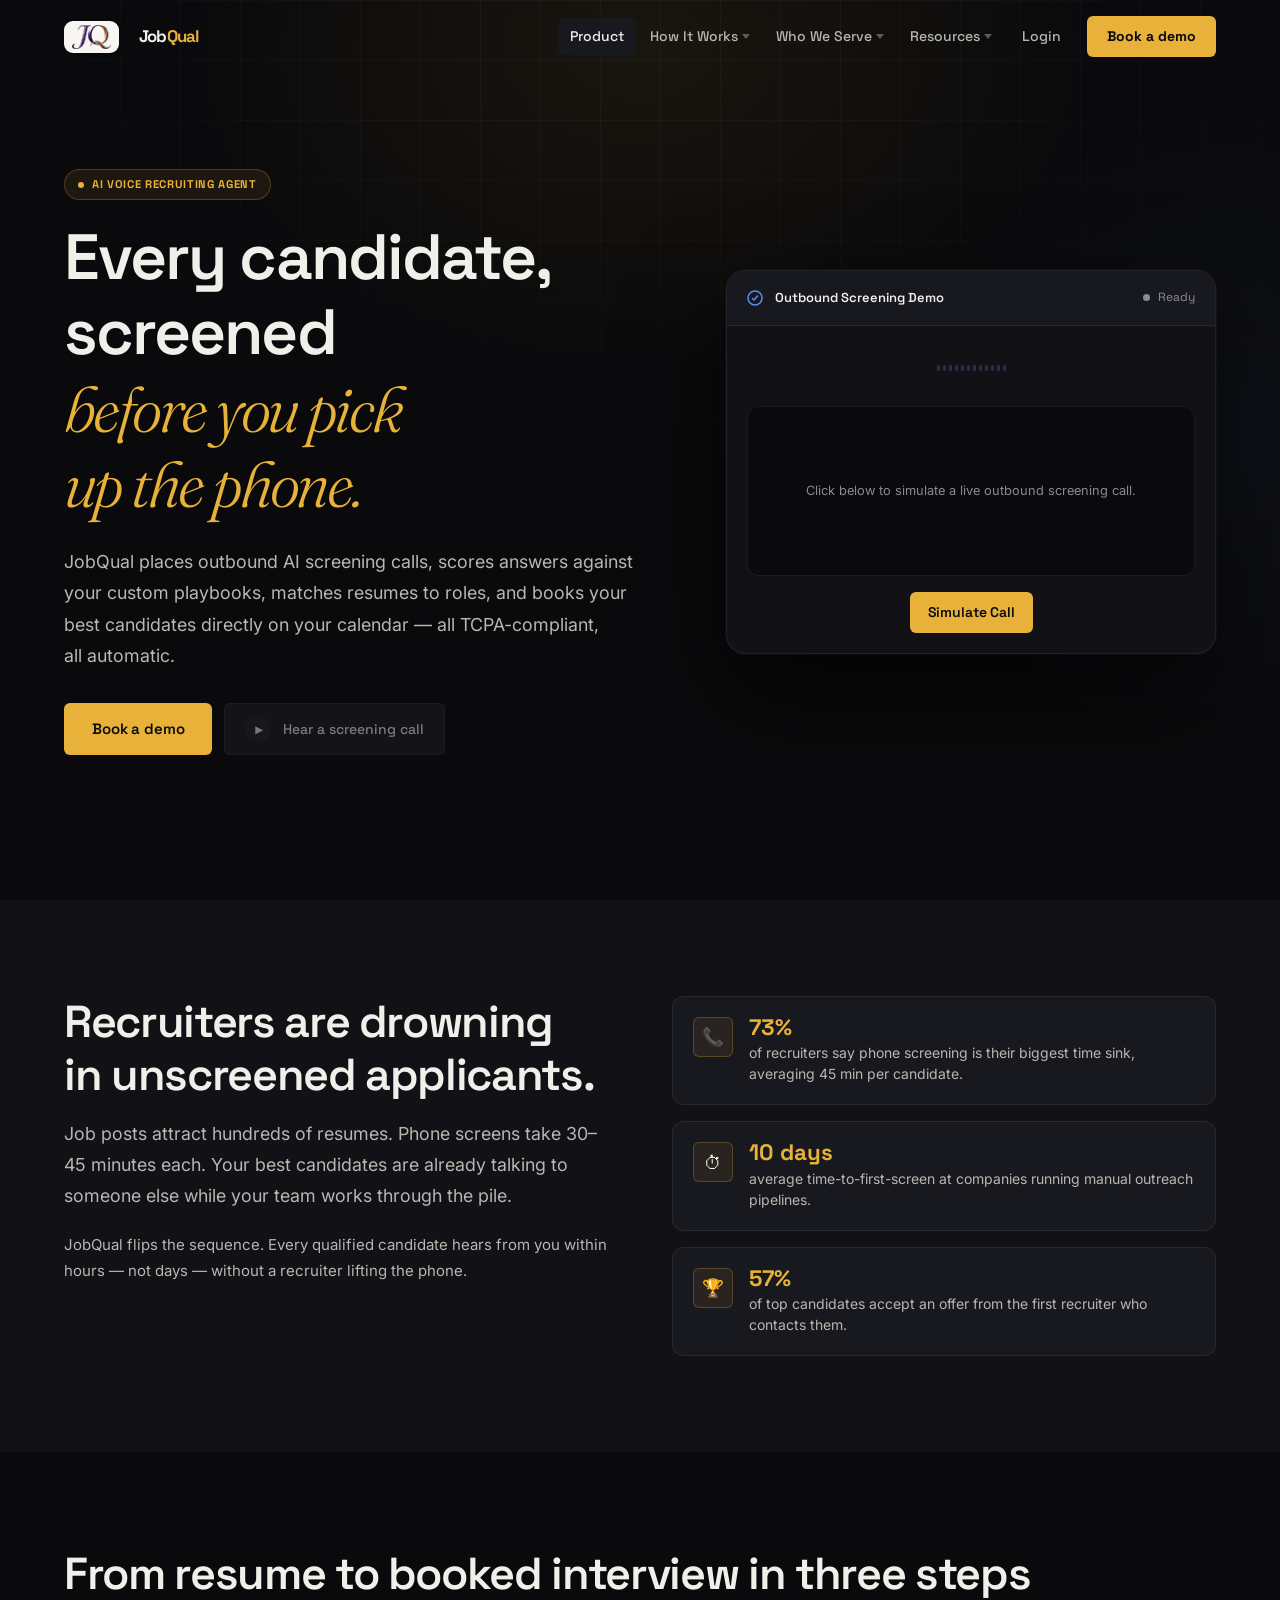
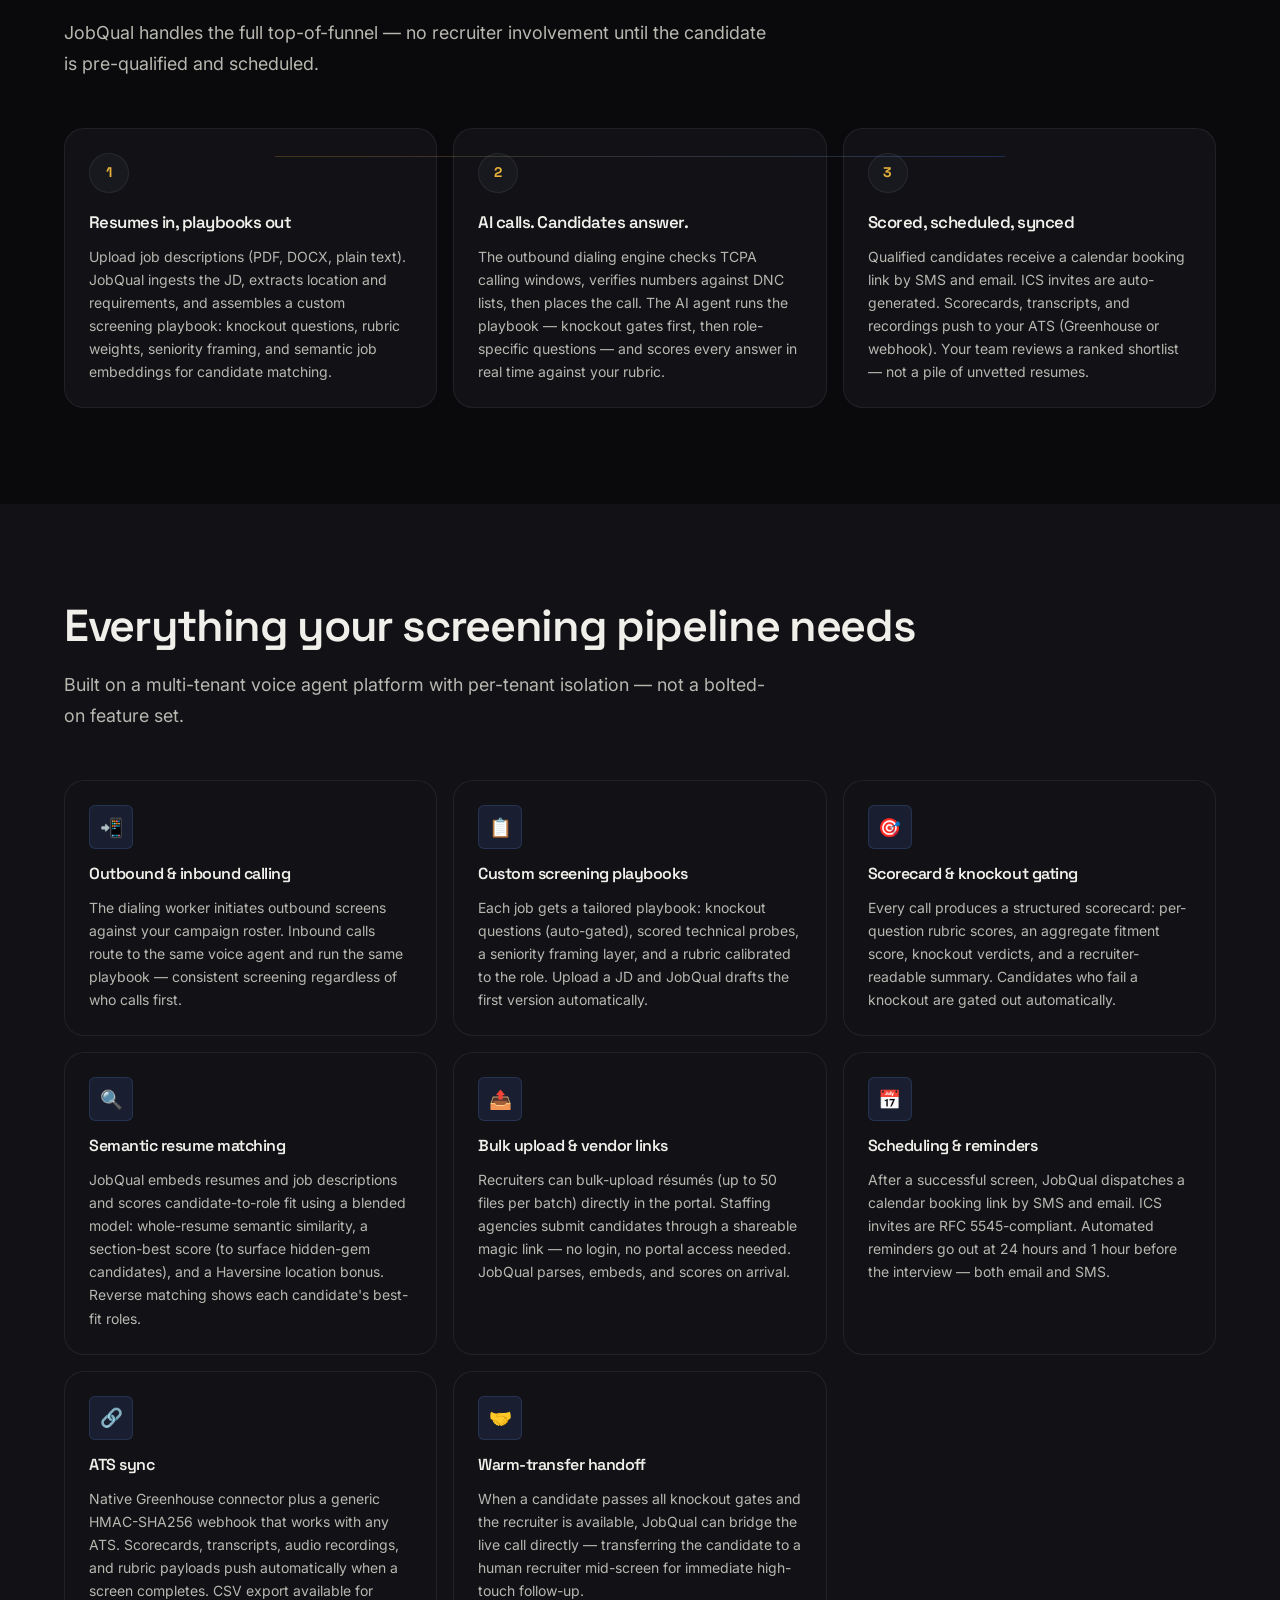
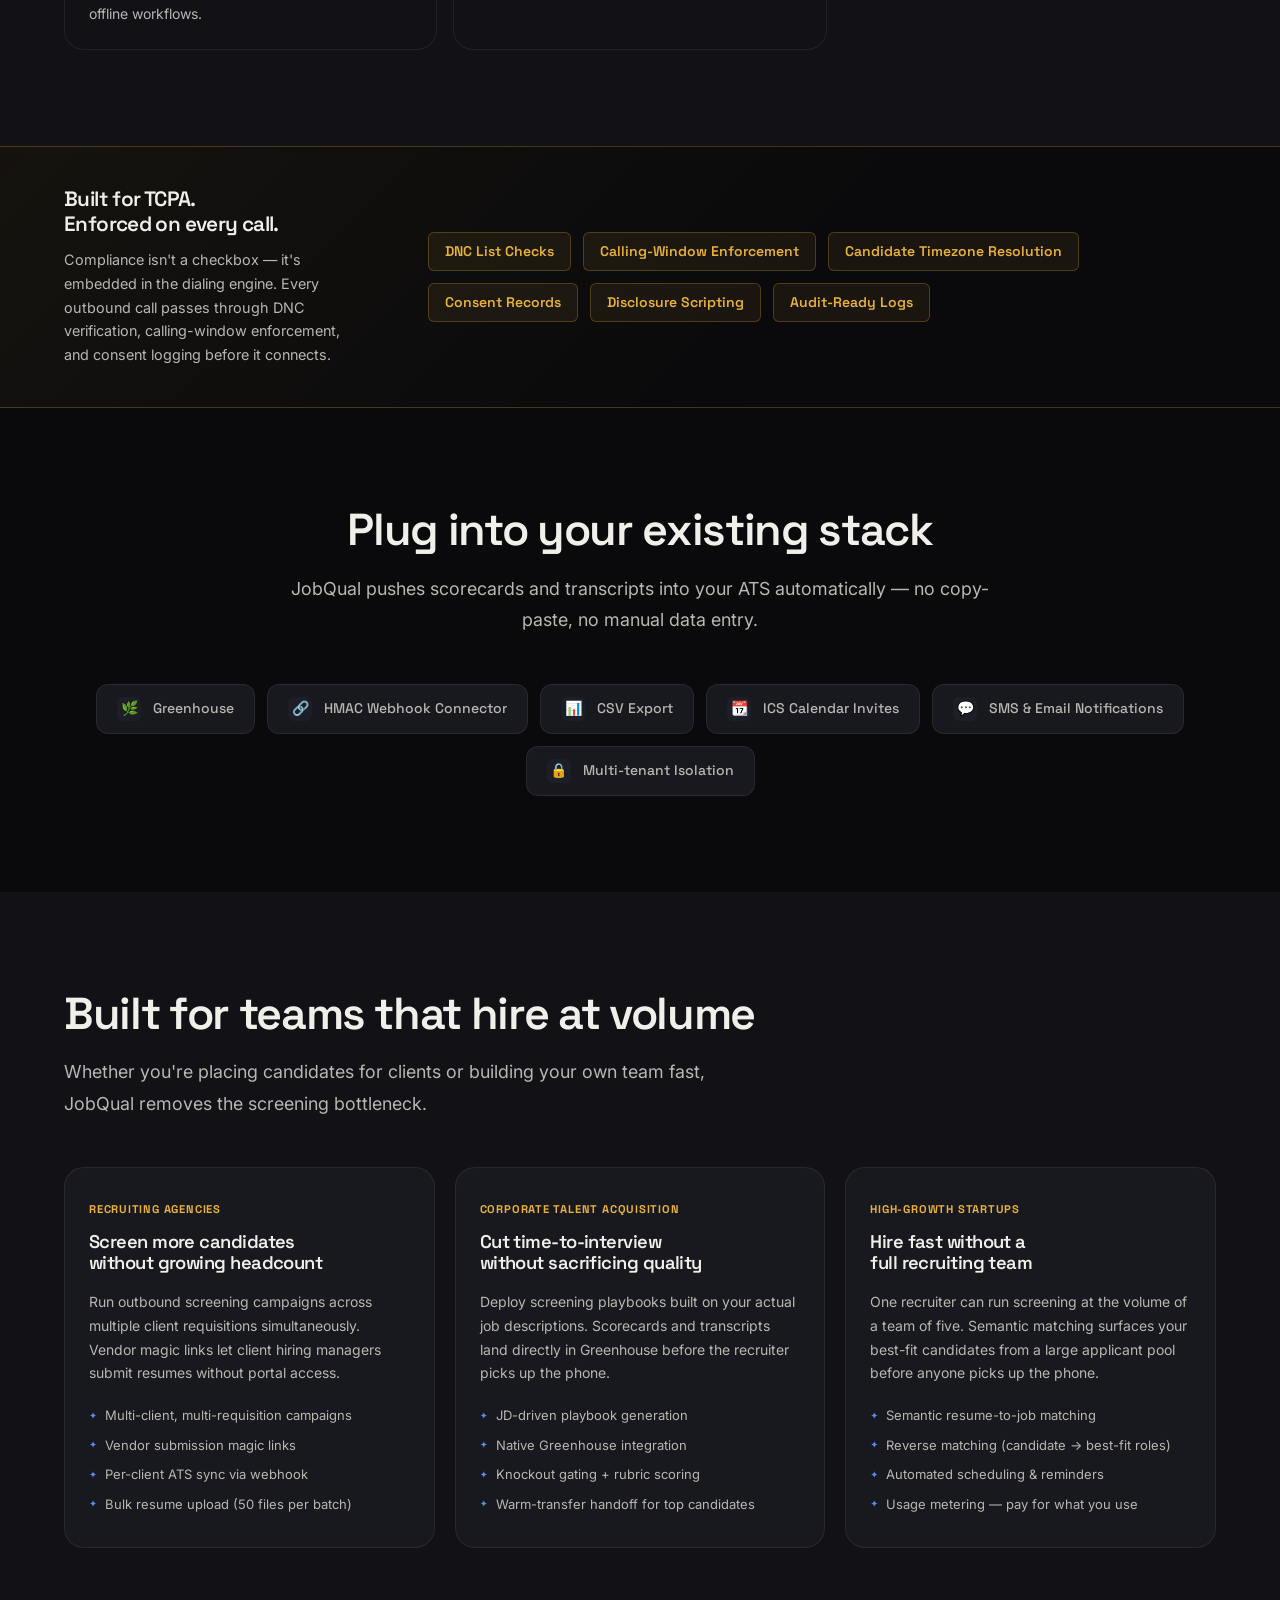
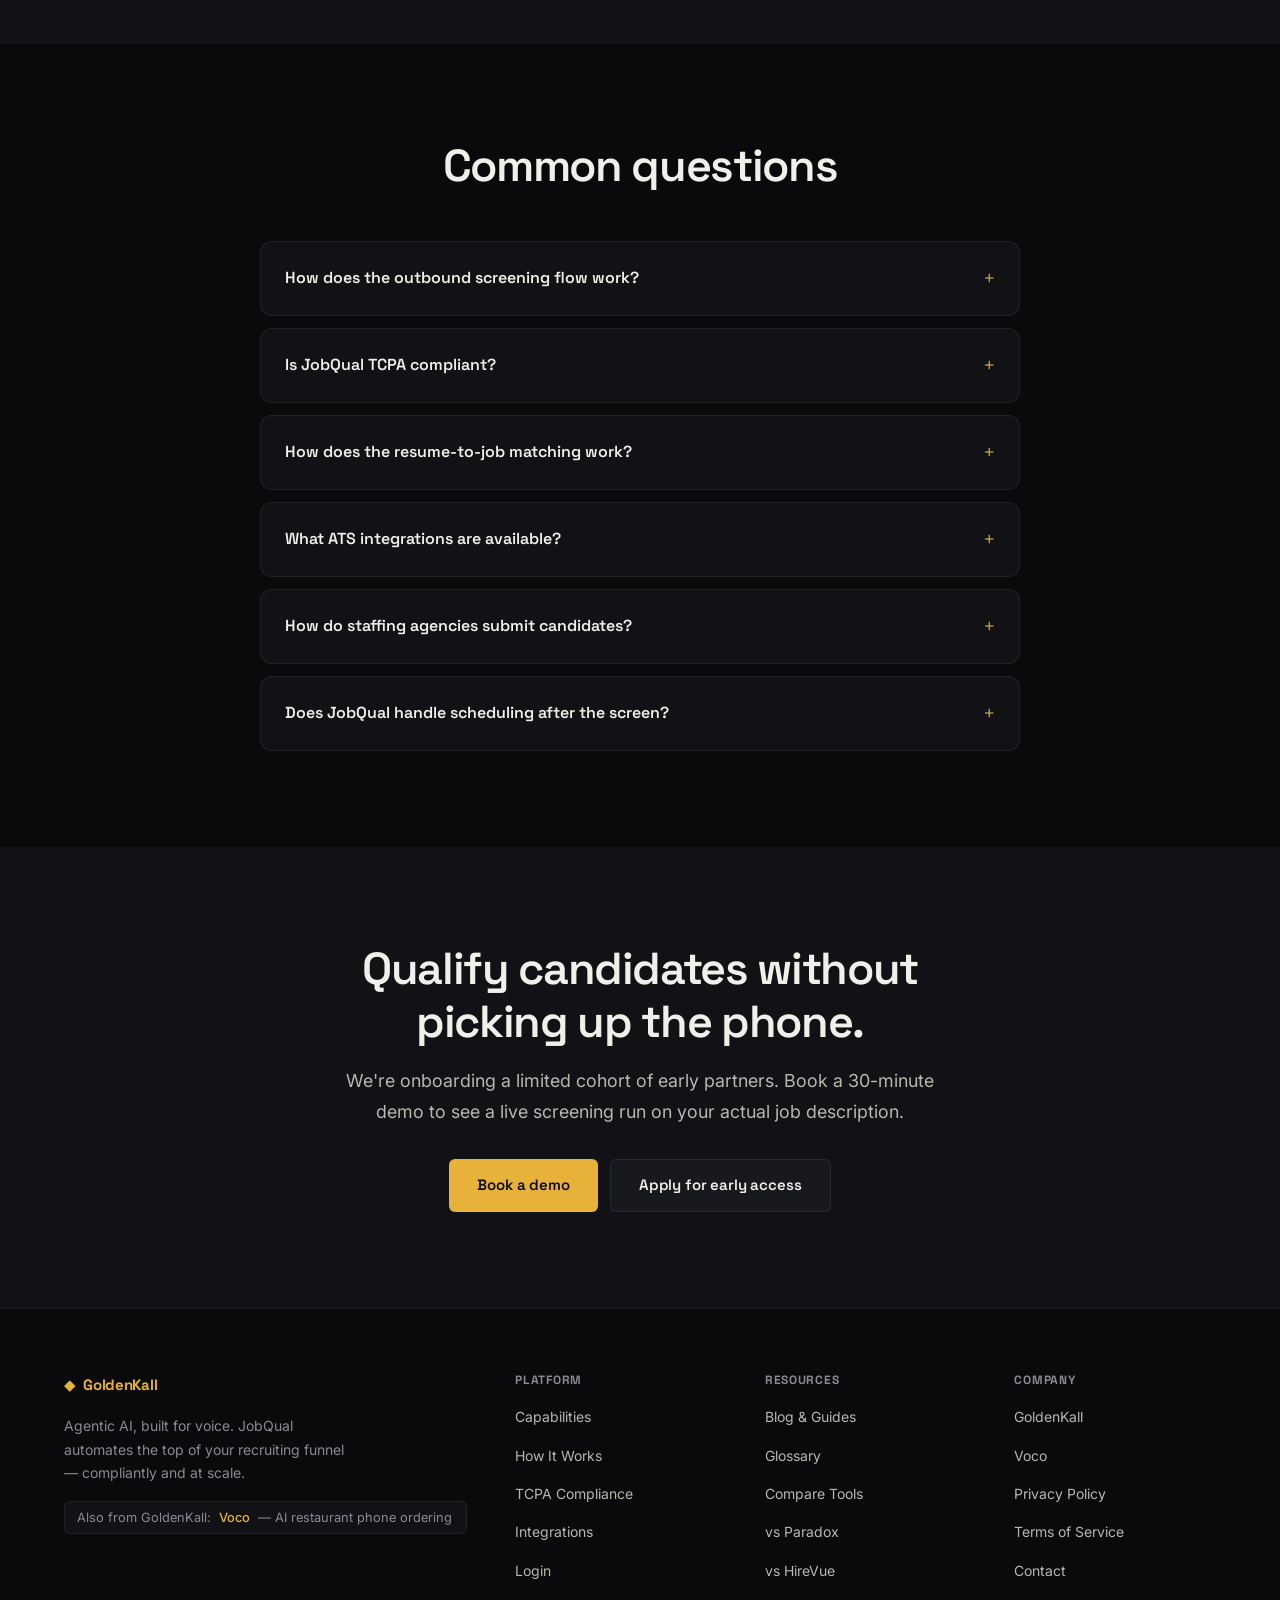
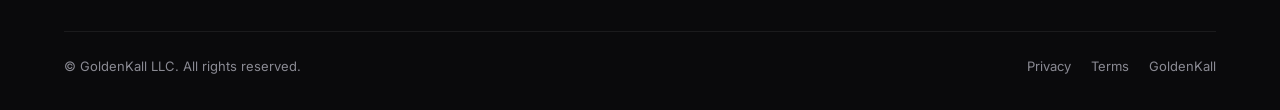
<file: index.html>
<!DOCTYPE html>
<html lang="en">
<head>
  <meta charset="UTF-8">
  <meta name="viewport" content="width=device-width, initial-scale=1.0">
  <title>JobQual — AI Phone Screening &amp; Candidate Qualification | GoldenKall</title>
  <meta name="description" content="JobQual automatically calls, screens, and scores candidates against custom playbooks — TCPA-compliant, ATS-integrated, with resume matching and scheduling built in.">
  <meta name="robots" content="index, follow">
  <link rel="canonical" href="https://jobqual.goldenkall.com/">
  <link rel="icon" type="image/png" sizes="32x32" href="/assets/favicon-32.png">
  <link rel="icon" type="image/png" sizes="16x16" href="/assets/favicon-16.png">
  <link rel="apple-touch-icon" sizes="180x180" href="/assets/apple-touch-icon.png">

  <!-- Open Graph -->
  <meta property="og:type"        content="website">
  <meta property="og:url"         content="https://jobqual.goldenkall.com/">
  <meta property="og:title"       content="JobQual — AI Phone Screening &amp; Candidate Qualification">
  <meta property="og:description" content="Outbound AI voice screening, resume-to-job matching, and automated scheduling. TCPA-compliant. Greenhouse-integrated.">
  <meta property="og:image"       content="https://jobqual.goldenkall.com/assets/og-card.jpg">
  <meta property="og:site_name"   content="JobQual by GoldenKall">

  <!-- Twitter -->
  <meta name="twitter:card"        content="summary_large_image">
  <meta name="twitter:url"         content="https://jobqual.goldenkall.com/">
  <meta name="twitter:title"       content="JobQual — AI Phone Screening &amp; Candidate Qualification">
  <meta name="twitter:description" content="Outbound AI voice screening, resume-to-job matching, and automated scheduling. TCPA-compliant. Greenhouse-integrated.">
  <meta name="twitter:image"       content="https://jobqual.goldenkall.com/assets/og-card.jpg">

  <!-- Fonts -->
  <link rel="preconnect" href="https://fonts.googleapis.com">
  <link rel="preconnect" href="https://fonts.gstatic.com" crossorigin>

  <link rel="stylesheet" href="/assets/site.css">

  <!-- JSON-LD: SoftwareApplication + Organization + FAQPage -->
  <script type="application/ld+json">
  {
    "@context": "https://schema.org",
    "@graph": [
      {
        "@type": "Organization",
        "@id": "https://goldenkall.com/#organization",
        "name": "GoldenKall LLC",
        "url": "https://goldenkall.com",
        "description": "Agentic AI, built for voice."
      },
      {
        "@type": "SoftwareApplication",
        "@id": "https://jobqual.goldenkall.com/#application",
        "name": "JobQual by GoldenKall",
        "applicationCategory": "BusinessApplication",
        "operatingSystem": "All",
        "url": "https://jobqual.goldenkall.com/",
        "description": "Multi-tenant AI voice agent for recruiting. Outbound and inbound phone screening, TCPA-compliant calling, custom screening playbooks, resume matching, and ATS sync.",
        "publisher": { "@id": "https://goldenkall.com/#organization" },
        "parentOrganization": { "@id": "https://goldenkall.com/#organization" },
        "isPartOf": { "@id": "https://goldenkall.com/#organization" }
      },
      {
        "@type": "FAQPage",
        "mainEntity": [
          {
            "@type": "Question",
            "name": "How does JobQual's outbound screening work?",
            "acceptedAnswer": {
              "@type": "Answer",
              "text": "When a candidate enters the system, JobQual checks TCPA calling windows (8 AM–9 PM candidate-local time via ZIP geocoding), verifies the number against the DNC list, then places an outbound call. The AI agent works through a custom per-role playbook — knockout questions first, then role-specific probes — and scores each answer against a rubric in real time."
            }
          },
          {
            "@type": "Question",
            "name": "Is JobQual TCPA compliant?",
            "acceptedAnswer": {
              "@type": "Answer",
              "text": "Yes. The dialing engine enforces calling-window validation (8 AM–9 PM in the candidate's local timezone, resolved via ZIP code), checks every number against global and tenant-level DNC lists, and stores per-candidate consent records for audit."
            }
          },
          {
            "@type": "Question",
            "name": "How does the resume-to-job matching work?",
            "acceptedAnswer": {
              "@type": "Answer",
              "text": "JobQual uses semantic embeddings to score candidates against job descriptions. The blended score weights whole-resume semantic similarity, a section-best match (to surface hidden-gem candidates), and a location proximity bonus using Haversine distance from geocoded coordinates. A reranker pass refines the top results."
            }
          },
          {
            "@type": "Question",
            "name": "What ATS integrations does JobQual support?",
            "acceptedAnswer": {
              "@type": "Answer",
              "text": "JobQual has a native Greenhouse connector and a generic HMAC-SHA256 webhook connector that works with any ATS that accepts webhooks. After a screen completes, scorecards, transcripts, and recordings push automatically."
            }
          },
          {
            "@type": "Question",
            "name": "How do staffing agencies submit candidates?",
            "acceptedAnswer": {
              "@type": "Answer",
              "text": "Recruiters can generate a vendor magic link per job or per tenant. Agencies receive the link and upload resumes directly — no login required. JobQual parses, embeds, and scores them automatically, then surfaces them in the recruiter portal."
            }
          },
          {
            "@type": "Question",
            "name": "Does JobQual handle interview scheduling?",
            "acceptedAnswer": {
              "@type": "Answer",
              "text": "Yes. After a successful screen, JobQual sends the candidate a calendar booking link via email and SMS. ICS invites are generated automatically, and the system dispatches 24-hour and 1-hour reminders by both email and SMS."
            }
          }
        ]
      }
    ]
  }
  </script>
</head>
<body>

<!-- =========================================================================
     NAVIGATION
     ========================================================================= -->
<nav>
  <div class="container nav-content">
    <a href="/" class="nav-logo" aria-label="JobQual home">
      <span class="logo-plate"><img src="/assets/jobqual-logo.png" alt="" aria-hidden="true" class="logo-img"></span>
      <span class="logo-wordmark">Job<span>Qual</span></span>
    </a>

    <input type="checkbox" id="nav-toggle" class="nav-toggle" aria-hidden="true">
    <label for="nav-toggle" class="nav-toggle-label" aria-label="Toggle navigation">
      <span></span><span></span><span></span>
    </label>

    <div class="nav-links" role="navigation" aria-label="Main navigation">
      <a href="/" class="nav-link active">Product</a>

      <div class="nav-dropdown">
        <span class="nav-link dropdown-trigger" role="button" tabindex="0">How It Works</span>
        <div class="dropdown-content">
          <a href="/#how-it-works">Screening Flow</a>
          <a href="/#features">Platform Capabilities</a>
          <a href="/#compliance">TCPA &amp; Compliance</a>
          <a href="/#integrations">ATS Integrations</a>
        </div>
      </div>

      <div class="nav-dropdown">
        <span class="nav-link dropdown-trigger" role="button" tabindex="0">Who We Serve</span>
        <div class="dropdown-content">
          <a href="/blog/the-roi-of-automated-phone-screening-for-recruiting-agencies.html">Recruiting Agencies</a>
          <a href="/compare/jobqual-vs-hirefirst.html">Corporate Talent Acquisition</a>
          <a href="/compare/jobqual-vs-gem.html">High-Growth Startups</a>
        </div>
      </div>

      <div class="nav-dropdown">
        <span class="nav-link dropdown-trigger" role="button" tabindex="0">Resources</span>
        <div class="dropdown-content">
          <a href="/blog/">Blog &amp; Guides</a>
          <a href="/glossary/">Glossary</a>
          <a href="/compare/">Compare Tools</a>
        </div>
      </div>

      <a href="https://dash.jobqual.com" class="nav-login" rel="noopener">Login</a>
      <a class="nav-cta btn-primary" href="https://goldenkall.setmore.com/team/5b0f65cb-817f-4f1e-b189-23244d238496?step=time-slot&amp;products=b90aa0de-65a2-455d-95a4-1a527f35811f%7C5759dce2-b79f-469e-a543-d8b3f57ef985&amp;type=service&amp;staff=5b0f65cb-817f-4f1e-b189-23244d238496&amp;staffSelected=false" target="_blank" rel="noopener" data-placeholder="booking">Book a demo</a>
    </div>
  </div>
</nav>

<!-- =========================================================================
     HERO
     ========================================================================= -->
<section class="hero" aria-label="Hero">
  <div class="hero-bg" aria-hidden="true">
    <div class="hero-grid"></div>
    <div class="hero-glow"></div>
    <div class="hero-glow-blue"></div>
  </div>

  <div class="container">
    <div class="hero-inner">

      <!-- Left: copy -->
      <div>
        <div class="hero-tag">AI Voice Recruiting Agent</div>
        <h1>
          Every candidate, screened
          <span class="serif-accent">before you pick up the phone.</span>
        </h1>
        <p class="lede">JobQual places outbound AI screening calls, scores answers against your custom playbooks, matches resumes to roles, and books your best candidates directly on your calendar — all TCPA-compliant, all automatic.</p>

        <div class="hero-actions">
          <a class="btn btn-primary" href="https://goldenkall.setmore.com/team/5b0f65cb-817f-4f1e-b189-23244d238496?step=time-slot&amp;products=b90aa0de-65a2-455d-95a4-1a527f35811f%7C5759dce2-b79f-469e-a543-d8b3f57ef985&amp;type=service&amp;staff=5b0f65cb-817f-4f1e-b189-23244d238496&amp;staffSelected=false" target="_blank" rel="noopener" data-placeholder="booking">Book a demo</a>
          <!-- Secondary CTA — apply for pilot via email until booking page is live -->
          <!-- Apply for pilot: mailto:info@jobqual.goldenkall.com -->
          <button class="demo-audio-btn" disabled aria-label="Demo audio coming soon" data-placeholder="demo-audio">
            <span class="play-wrap" aria-hidden="true">▶</span>
            Hear a screening call
          </button>
        </div>
      </div>

      <!-- Right: live call simulator widget -->
      <div class="hero-widget" id="call-simulator-widget" aria-label="Live screening call simulator">
        <div class="widget-header">
          <div class="widget-title">
            <svg width="16" height="16" viewBox="0 0 16 16" fill="none" aria-hidden="true">
              <circle cx="8" cy="8" r="7" stroke="#5B8DEF" stroke-width="1.5"/>
              <path d="M5.5 8.5L7 10L10.5 6" stroke="#5B8DEF" stroke-width="1.5" stroke-linecap="round" stroke-linejoin="round"/>
            </svg>
            Outbound Screening Demo
          </div>
          <div class="widget-status">
            <div class="widget-dot" aria-hidden="true"></div>
            <span class="widget-status-text">Ready</span>
          </div>
        </div>

        <div class="widget-body">
          <!-- Waveform -->
          <div class="waveform" aria-hidden="true">
            <div class="wave-bar"></div><div class="wave-bar"></div><div class="wave-bar"></div>
            <div class="wave-bar"></div><div class="wave-bar"></div><div class="wave-bar"></div>
            <div class="wave-bar"></div><div class="wave-bar"></div><div class="wave-bar"></div>
            <div class="wave-bar"></div><div class="wave-bar"></div><div class="wave-bar"></div>
          </div>

          <!-- Dialogue -->
          <div class="sim-dialogue-box" aria-live="polite" aria-label="Simulated screening call transcript">
            <div class="sim-empty">Click below to simulate a live outbound screening call.</div>
          </div>

          <!-- Action -->
          <div class="widget-action">
            <button class="btn btn-primary btn-sm" id="sim-start-btn">Simulate Call</button>
          </div>

          <!-- Scorecard reveal -->
          <div class="scorecard-reveal" aria-live="polite">
            <div class="scorecard-top">
              <div>
                <div class="score-big">94</div>
                <div class="score-label">/ 100 Fitment Score</div>
              </div>
              <span class="pill pill-pass">Qualified</span>
            </div>
            <div class="scorecard-checks">
              <div class="scorecard-check">
                <div class="check-icon" aria-hidden="true">✓</div>
                Go &amp; gRPC experience — verified
              </div>
              <div class="scorecard-check">
                <div class="check-icon" aria-hidden="true">✓</div>
                Austin hybrid location — confirmed
              </div>
              <div class="scorecard-check">
                <div class="check-icon" aria-hidden="true">✓</div>
                Calendar booking link sent via SMS
              </div>
            </div>
          </div>
        </div>
      </div>

    </div>
  </div>
</section>

<!-- =========================================================================
     PROBLEM
     ========================================================================= -->
<section class="section section-alt" aria-labelledby="problem-heading">
  <div class="container">
    <div class="problem-layout">

      <div class="reveal">
        <h2 id="problem-heading">Recruiters are drowning in unscreened applicants.</h2>
        <p class="lede" style="margin-top: 1rem;">Job posts attract hundreds of resumes. Phone screens take 30–45 minutes each. Your best candidates are already talking to someone else while your team works through the pile.</p>
        <p style="margin-top: 1.25rem; font-size: 0.9375rem; color: var(--text-secondary); line-height: 1.75;">JobQual flips the sequence. Every qualified candidate hears from you within hours — not days — without a recruiter lifting the phone.</p>
      </div>

      <div class="problem-stats reveal">
        <div class="problem-stat">
          <div class="stat-icon" aria-hidden="true">📞</div>
          <div>
            <div class="stat-num">73%</div>
            <div class="stat-desc">of recruiters say phone screening is their biggest time sink, averaging 45 min per candidate.</div>
          </div>
        </div>
        <div class="problem-stat">
          <div class="stat-icon" aria-hidden="true">⏱</div>
          <div>
            <div class="stat-num">10 days</div>
            <div class="stat-desc">average time-to-first-screen at companies running manual outreach pipelines.</div>
          </div>
        </div>
        <div class="problem-stat">
          <div class="stat-icon" aria-hidden="true">🏆</div>
          <div>
            <div class="stat-num">57%</div>
            <div class="stat-desc">of top candidates accept an offer from the first recruiter who contacts them.</div>
          </div>
        </div>
      </div>

    </div>
  </div>
</section>

<!-- =========================================================================
     HOW IT WORKS
     ========================================================================= -->
<section class="section" id="how-it-works" aria-labelledby="hiw-heading">
  <div class="container">
    <div class="section-header">
      <h2 id="hiw-heading">From resume to booked interview in three steps</h2>
      <p class="lede">JobQual handles the full top-of-funnel — no recruiter involvement until the candidate is pre-qualified and scheduled.</p>
    </div>

    <div class="steps-grid">
      <div class="step-card reveal">
        <div class="step-num" aria-hidden="true">1</div>
        <h3>Resumes in, playbooks out</h3>
        <p>Upload job descriptions (PDF, DOCX, plain text). JobQual ingests the JD, extracts location and requirements, and assembles a custom screening playbook: knockout questions, rubric weights, seniority framing, and semantic job embeddings for candidate matching.</p>
      </div>
      <div class="step-card reveal">
        <div class="step-num" aria-hidden="true">2</div>
        <h3>AI calls. Candidates answer.</h3>
        <p>The outbound dialing engine checks TCPA calling windows, verifies numbers against DNC lists, then places the call. The AI agent runs the playbook — knockout gates first, then role-specific questions — and scores every answer in real time against your rubric.</p>
      </div>
      <div class="step-card reveal">
        <div class="step-num" aria-hidden="true">3</div>
        <h3>Scored, scheduled, synced</h3>
        <p>Qualified candidates receive a calendar booking link by SMS and email. ICS invites are auto-generated. Scorecards, transcripts, and recordings push to your ATS (Greenhouse or webhook). Your team reviews a ranked shortlist — not a pile of unvetted resumes.</p>
      </div>
    </div>
  </div>
</section>

<!-- =========================================================================
     FEATURES GRID
     ========================================================================= -->
<section class="section section-alt" id="features" aria-labelledby="features-heading">
  <div class="container">
    <div class="section-header">
      <h2 id="features-heading">Everything your screening pipeline needs</h2>
      <p class="lede">Built on a multi-tenant voice agent platform with per-tenant isolation — not a bolted-on feature set.</p>
    </div>

    <div class="features-grid">

      <div class="feature-card reveal">
        <div class="feature-icon-wrap" aria-hidden="true">📲</div>
        <h3>Outbound &amp; inbound calling</h3>
        <p>The dialing worker initiates outbound screens against your campaign roster. Inbound calls route to the same voice agent and run the same playbook — consistent screening regardless of who calls first.</p>
      </div>

      <div class="feature-card reveal">
        <div class="feature-icon-wrap" aria-hidden="true">📋</div>
        <h3>Custom screening playbooks</h3>
        <p>Each job gets a tailored playbook: knockout questions (auto-gated), scored technical probes, a seniority framing layer, and a rubric calibrated to the role. Upload a JD and JobQual drafts the first version automatically.</p>
      </div>

      <div class="feature-card reveal">
        <div class="feature-icon-wrap" aria-hidden="true">🎯</div>
        <h3>Scorecard &amp; knockout gating</h3>
        <p>Every call produces a structured scorecard: per-question rubric scores, an aggregate fitment score, knockout verdicts, and a recruiter-readable summary. Candidates who fail a knockout are gated out automatically.</p>
      </div>

      <div class="feature-card reveal">
        <div class="feature-icon-wrap" aria-hidden="true">🔍</div>
        <h3>Semantic resume matching</h3>
        <p>JobQual embeds resumes and job descriptions and scores candidate-to-role fit using a blended model: whole-resume semantic similarity, a section-best score (to surface hidden-gem candidates), and a Haversine location bonus. Reverse matching shows each candidate's best-fit roles.</p>
      </div>

      <div class="feature-card reveal">
        <div class="feature-icon-wrap" aria-hidden="true">📤</div>
        <h3>Bulk upload &amp; vendor links</h3>
        <p>Recruiters can bulk-upload résumés (up to 50 files per batch) directly in the portal. Staffing agencies submit candidates through a shareable magic link — no login, no portal access needed. JobQual parses, embeds, and scores on arrival.</p>
      </div>

      <div class="feature-card reveal">
        <div class="feature-icon-wrap" aria-hidden="true">📅</div>
        <h3>Scheduling &amp; reminders</h3>
        <p>After a successful screen, JobQual dispatches a calendar booking link by SMS and email. ICS invites are RFC 5545-compliant. Automated reminders go out at 24 hours and 1 hour before the interview — both email and SMS.</p>
      </div>

      <div class="feature-card reveal">
        <div class="feature-icon-wrap" aria-hidden="true">🔗</div>
        <h3>ATS sync</h3>
        <p>Native Greenhouse connector plus a generic HMAC-SHA256 webhook that works with any ATS. Scorecards, transcripts, audio recordings, and rubric payloads push automatically when a screen completes. CSV export available for offline workflows.</p>
      </div>

      <div class="feature-card reveal">
        <div class="feature-icon-wrap" aria-hidden="true">🤝</div>
        <h3>Warm-transfer handoff</h3>
        <p>When a candidate passes all knockout gates and the recruiter is available, JobQual can bridge the live call directly — transferring the candidate to a human recruiter mid-screen for immediate high-touch follow-up.</p>
      </div>

    </div>
  </div>
</section>

<!-- =========================================================================
     COMPLIANCE CALLOUT
     ========================================================================= -->
<div class="compliance-bar" id="compliance" aria-labelledby="compliance-heading">
  <div class="container">
    <div class="compliance-inner reveal">
      <div class="compliance-label">
        <h3 id="compliance-heading">Built for TCPA. Enforced on every call.</h3>
        <p>Compliance isn't a checkbox — it's embedded in the dialing engine. Every outbound call passes through DNC verification, calling-window enforcement, and consent logging before it connects.</p>
      </div>
      <div class="compliance-tags" aria-label="Compliance features">
        <div class="compliance-tag">DNC List Checks</div>
        <div class="compliance-tag">Calling-Window Enforcement</div>
        <div class="compliance-tag">Candidate Timezone Resolution</div>
        <div class="compliance-tag">Consent Records</div>
        <div class="compliance-tag">Disclosure Scripting</div>
        <div class="compliance-tag">Audit-Ready Logs</div>
      </div>
    </div>
  </div>
</div>

<!-- =========================================================================
     INTEGRATIONS
     ========================================================================= -->
<section class="section" id="integrations" aria-labelledby="integrations-heading">
  <div class="container" style="text-align: center;">
    <div class="section-header" style="text-align: center;">
      <h2 id="integrations-heading" class="reveal">Plug into your existing stack</h2>
      <p class="lede reveal" style="margin: 1rem auto 0;">JobQual pushes scorecards and transcripts into your ATS automatically — no copy-paste, no manual data entry.</p>
    </div>

    <div class="integrations-row reveal">
      <div class="integration-chip">
        <div class="chip-icon" aria-hidden="true">🌿</div>
        Greenhouse
      </div>
      <div class="integration-chip">
        <div class="chip-icon" aria-hidden="true">🔗</div>
        HMAC Webhook Connector
      </div>
      <div class="integration-chip">
        <div class="chip-icon" aria-hidden="true">📊</div>
        CSV Export
      </div>
      <div class="integration-chip">
        <div class="chip-icon" aria-hidden="true">📆</div>
        ICS Calendar Invites
      </div>
      <div class="integration-chip">
        <div class="chip-icon" aria-hidden="true">💬</div>
        SMS &amp; Email Notifications
      </div>
      <div class="integration-chip">
        <div class="chip-icon" aria-hidden="true">🔒</div>
        Multi-tenant Isolation
      </div>
    </div>
  </div>
</section>

<!-- =========================================================================
     WHO WE SERVE
     ========================================================================= -->
<section class="section section-alt" aria-labelledby="serve-heading">
  <div class="container">
    <div class="section-header">
      <h2 id="serve-heading" class="reveal">Built for teams that hire at volume</h2>
      <p class="lede reveal" style="margin-top: 1rem;">Whether you're placing candidates for clients or building your own team fast, JobQual removes the screening bottleneck.</p>
    </div>

    <div class="serve-grid">
      <div class="serve-card reveal">
        <div class="serve-eyebrow">Recruiting Agencies</div>
        <h3>Screen more candidates without growing headcount</h3>
        <p>Run outbound screening campaigns across multiple client requisitions simultaneously. Vendor magic links let client hiring managers submit resumes without portal access.</p>
        <div class="serve-features">
          <div class="serve-feat">Multi-client, multi-requisition campaigns</div>
          <div class="serve-feat">Vendor submission magic links</div>
          <div class="serve-feat">Per-client ATS sync via webhook</div>
          <div class="serve-feat">Bulk resume upload (50 files per batch)</div>
        </div>
      </div>

      <div class="serve-card reveal">
        <div class="serve-eyebrow">Corporate Talent Acquisition</div>
        <h3>Cut time-to-interview without sacrificing quality</h3>
        <p>Deploy screening playbooks built on your actual job descriptions. Scorecards and transcripts land directly in Greenhouse before the recruiter picks up the phone.</p>
        <div class="serve-features">
          <div class="serve-feat">JD-driven playbook generation</div>
          <div class="serve-feat">Native Greenhouse integration</div>
          <div class="serve-feat">Knockout gating + rubric scoring</div>
          <div class="serve-feat">Warm-transfer handoff for top candidates</div>
        </div>
      </div>

      <div class="serve-card reveal">
        <div class="serve-eyebrow">High-Growth Startups</div>
        <h3>Hire fast without a full recruiting team</h3>
        <p>One recruiter can run screening at the volume of a team of five. Semantic matching surfaces your best-fit candidates from a large applicant pool before anyone picks up the phone.</p>
        <div class="serve-features">
          <div class="serve-feat">Semantic resume-to-job matching</div>
          <div class="serve-feat">Reverse matching (candidate → best-fit roles)</div>
          <div class="serve-feat">Automated scheduling &amp; reminders</div>
          <div class="serve-feat">Usage metering — pay for what you use</div>
        </div>
      </div>
    </div>
  </div>
</section>

<!-- =========================================================================
     FAQ
     ========================================================================= -->
<section class="section" aria-labelledby="faq-heading">
  <div class="container">
    <div class="section-header" style="text-align: center;">
      <h2 id="faq-heading" class="reveal">Common questions</h2>
    </div>

    <div class="faq-list">
      <details class="reveal">
        <summary>How does the outbound screening flow work?</summary>
        <p>The dialing engine checks the candidate's local time (resolved from their ZIP code) against TCPA calling windows (8 AM–9 PM), verifies the number against the global and tenant DNC lists, then places the call. The AI agent introduces itself with the recruiter's disclosure script, runs the playbook — knockouts first — and scores each answer in real time. When the call ends, a scorecard, summary, and transcript are generated and pushed to the recruiter portal and ATS.</p>
      </details>

      <details class="reveal">
        <summary>Is JobQual TCPA compliant?</summary>
        <p>Yes. TCPA compliance is enforced at the infrastructure level — not just policy. Calling-window validation runs on every outbound attempt. DNC checks happen before every dial. Consent records (including disclosure version and jurisdiction) are stored per candidate. Calls outside the allowed window are queued and retried at the next valid time.</p>
      </details>

      <details class="reveal">
        <summary>How does the resume-to-job matching work?</summary>
        <p>JobQual embeds both resumes and job descriptions using a 1536-dimensional semantic model. The blended match score weights whole-resume similarity (70%), a section-best score that looks at individual resume sections against the JD (25%), and a location proximity bonus using Haversine great-circle distance from geocoded coordinates (5%). A reranker pass refines the top results. Reverse matching also works: given a candidate, JobQual returns their best-fit open roles.</p>
      </details>

      <details class="reveal">
        <summary>What ATS integrations are available?</summary>
        <p>JobQual has a native Greenhouse connector (using the Harvest and Ingestion APIs) and a generic HMAC-SHA256 webhook connector that works with any ATS or HRIS that accepts webhooks. Scorecards, transcripts, audio recordings, and structured rubric payloads push automatically on screen completion. CSV export is also available for offline reporting.</p>
      </details>

      <details class="reveal">
        <summary>How do staffing agencies submit candidates?</summary>
        <p>Recruiters generate a vendor magic link per job description — or a tenant-level link for general submissions. Agencies receive the URL and upload resumes directly (PDF, DOCX, or TXT — up to 20 files, 10 MB each). No login or portal access is required. JobQual parses contacts via LLM extraction, embeds the resume, and scores it against the target job automatically.</p>
      </details>

      <details class="reveal">
        <summary>Does JobQual handle scheduling after the screen?</summary>
        <p>Yes. When a candidate passes the playbook, JobQual sends a calendar booking link by SMS and email. ICS invites are generated to RFC 5545 spec. The reminder dispatcher sends automated reminders at 24 hours and 1 hour before the interview slot, via both email and SMS, with idempotency guards to prevent duplicates.</p>
      </details>
    </div>
  </div>
</section>

<!-- =========================================================================
     CTA
     ========================================================================= -->
<section class="section section-alt" aria-labelledby="cta-heading">
  <div class="container">
    <div class="cta-block reveal">
      <h2 id="cta-heading">Qualify candidates without picking up the phone.</h2>
      <p class="lede">We're onboarding a limited cohort of early partners. Book a 30-minute demo to see a live screening run on your actual job description.</p>
      <div class="cta-actions">
        <a class="btn btn-primary" href="https://goldenkall.setmore.com/team/5b0f65cb-817f-4f1e-b189-23244d238496?step=time-slot&amp;products=b90aa0de-65a2-455d-95a4-1a527f35811f%7C5759dce2-b79f-469e-a543-d8b3f57ef985&amp;type=service&amp;staff=5b0f65cb-817f-4f1e-b189-23244d238496&amp;staffSelected=false" target="_blank" rel="noopener" data-placeholder="booking">Book a demo</a>
        <!-- Apply for pilot: mailto:info@jobqual.goldenkall.com -->
        <a class="btn btn-secondary" href="mailto:info@jobqual.goldenkall.com">Apply for early access</a>
      </div>
    </div>
  </div>
</section>

<!-- =========================================================================
     FOOTER
     ========================================================================= -->
<footer class="site-footer" aria-label="Site footer">
  <div class="container">
    <div class="footer-grid">

      <!-- Brand -->
      <div class="footer-brand">
        <div class="footer-gk">
          <span aria-hidden="true">◆</span> GoldenKall
        </div>
        <p class="footer-desc">Agentic AI, built for voice. JobQual automates the top of your recruiting funnel — compliantly and at scale.</p>
        <div class="footer-family-note">
          Also from GoldenKall: <a href="https://voco.goldenkall.com" target="_blank" rel="noopener">Voco</a> — AI restaurant phone ordering
        </div>
      </div>

      <!-- Platform -->
      <div class="footer-col">
        <h4>Platform</h4>
        <ul>
          <li><a href="/#features">Capabilities</a></li>
          <li><a href="/#how-it-works">How It Works</a></li>
          <li><a href="/#compliance">TCPA Compliance</a></li>
          <li><a href="/#integrations">Integrations</a></li>
          <li><a href="https://dash.jobqual.com" rel="noopener">Login</a></li>
        </ul>
      </div>

      <!-- Resources -->
      <div class="footer-col">
        <h4>Resources</h4>
        <ul>
          <li><a href="/blog/">Blog &amp; Guides</a></li>
          <li><a href="/glossary/">Glossary</a></li>
          <li><a href="/compare/">Compare Tools</a></li>
          <li><a href="/compare/jobqual-vs-paradox.html">vs Paradox</a></li>
          <li><a href="/compare/jobqual-vs-hirevue.html">vs HireVue</a></li>
        </ul>
      </div>

      <!-- Company -->
      <div class="footer-col">
        <h4>Company</h4>
        <ul>
          <li><a href="https://goldenkall.com" target="_blank" rel="noopener">GoldenKall</a></li>
          <li><a href="https://voco.goldenkall.com" target="_blank" rel="noopener">Voco</a></li>
          <li><a href="/privacy.html">Privacy Policy</a></li>
          <li><a href="/terms.html">Terms of Service</a></li>
          <li><a href="mailto:info@jobqual.goldenkall.com">Contact</a></li>
        </ul>
      </div>

    </div>

    <div class="footer-bottom">
      <p>© GoldenKall LLC. All rights reserved.</p>
      <div class="footer-bottom-links">
        <a href="/privacy.html">Privacy</a>
        <a href="/terms.html">Terms</a>
        <a href="https://goldenkall.com" target="_blank" rel="noopener">GoldenKall</a>
      </div>
    </div>
  </div>
</footer>

<script src="/assets/site.js"></script>
</body>
</html>
</file>
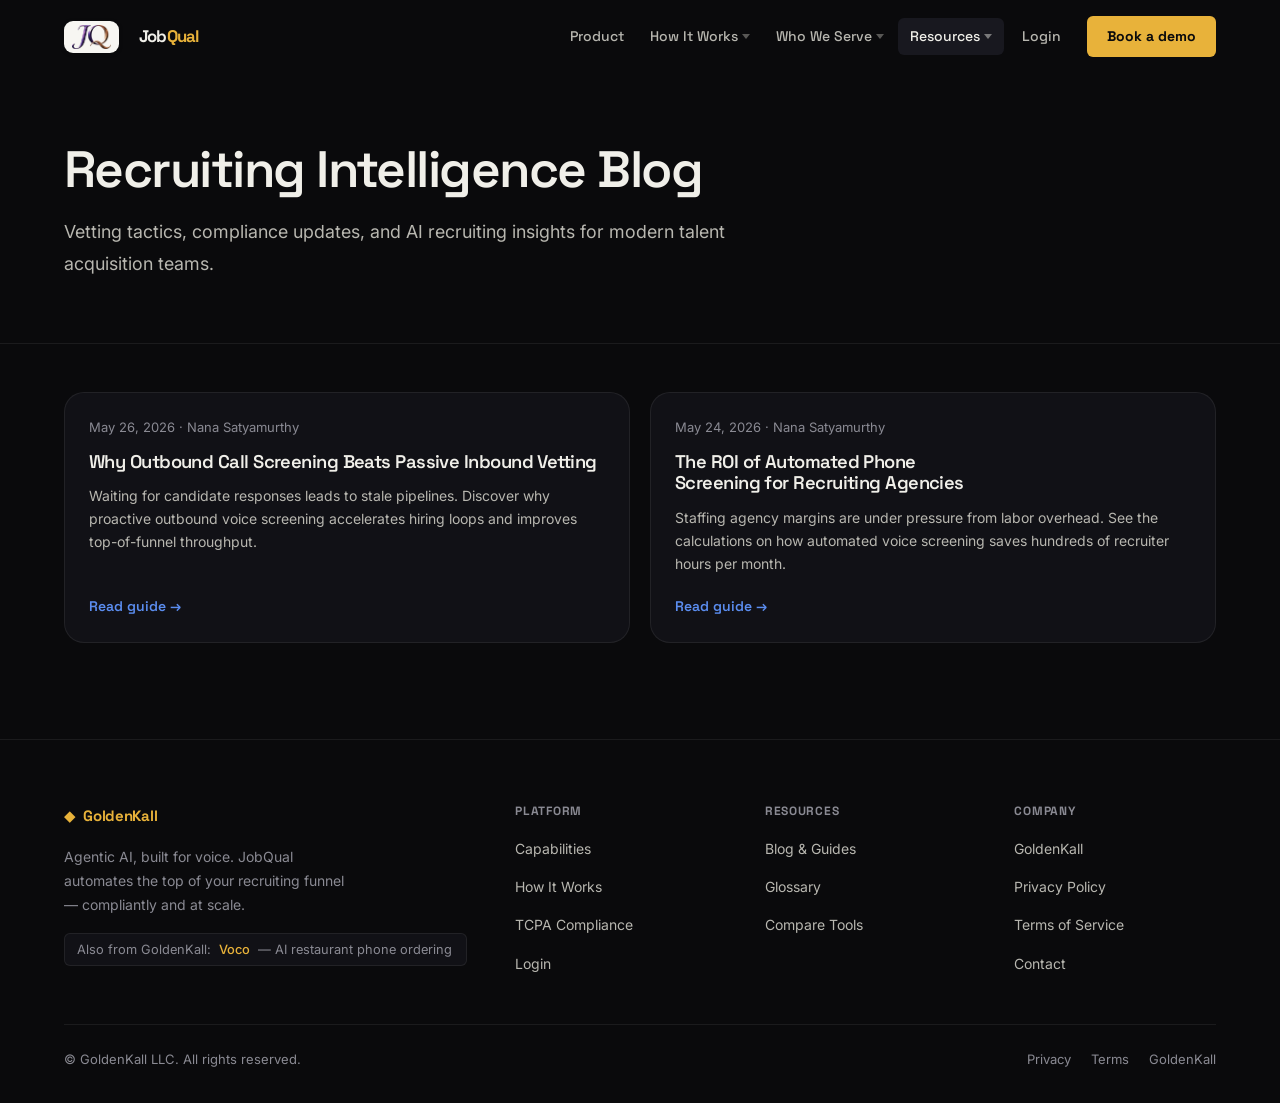
<file: blog/index.html>
<!DOCTYPE html>
<html lang="en">
<head>
  <meta charset="UTF-8">
  <meta name="viewport" content="width=device-width, initial-scale=1.0">
  <title>AI Recruitment Blog &amp; Guides | JobQual</title>
  <meta name="description" content="Guides and research on AI recruiting, outbound candidate phone screening, TCPA compliance, and automated integration methods.">
  <meta name="robots" content="index, follow">
  <link rel="canonical" href="https://jobqual.goldenkall.com/blog/">
  <link rel="icon" type="image/png" href="/assets/favicon.png">
  <link rel="preconnect" href="https://fonts.googleapis.com">
  <link rel="preconnect" href="https://fonts.gstatic.com" crossorigin>
  <link rel="stylesheet" href="/assets/site.css">
</head>
<body>

<nav>
  <div class="container nav-content">
    <a href="/" class="nav-logo" aria-label="JobQual home">
      <span class="logo-plate"><img src="/assets/jobqual-logo.png" alt="" aria-hidden="true" class="logo-img"></span>
      <span class="logo-wordmark">Job<span>Qual</span></span>
    </a>
    <input type="checkbox" id="nav-toggle" class="nav-toggle" aria-hidden="true">
    <label for="nav-toggle" class="nav-toggle-label" aria-label="Toggle navigation">
      <span></span><span></span><span></span>
    </label>
    <div class="nav-links" role="navigation" aria-label="Main navigation">
      <a href="/" class="nav-link">Product</a>
      <div class="nav-dropdown">
        <span class="nav-link dropdown-trigger" role="button" tabindex="0">How It Works</span>
        <div class="dropdown-content">
          <a href="/#how-it-works">Screening Flow</a>
          <a href="/#features">Platform Capabilities</a>
          <a href="/#compliance">TCPA &amp; Compliance</a>
          <a href="/#integrations">ATS Integrations</a>
        </div>
      </div>
      <div class="nav-dropdown">
        <span class="nav-link dropdown-trigger" role="button" tabindex="0">Who We Serve</span>
        <div class="dropdown-content">
          <a href="/blog/the-roi-of-automated-phone-screening-for-recruiting-agencies.html">Recruiting Agencies</a>
          <a href="/compare/jobqual-vs-hirefirst.html">Corporate Talent Acquisition</a>
          <a href="/compare/jobqual-vs-gem.html">High-Growth Startups</a>
        </div>
      </div>
      <div class="nav-dropdown">
        <span class="nav-link active dropdown-trigger" role="button" tabindex="0">Resources</span>
        <div class="dropdown-content">
          <a href="/blog/">Blog &amp; Guides</a>
          <a href="/glossary/">Glossary</a>
          <a href="/compare/">Compare Tools</a>
        </div>
      </div>
      <a href="https://dash.jobqual.com" class="nav-login" rel="noopener">Login</a>
      <!-- CTA → booking page (Setmore/Google/MS Bookings) -->
      <a class="nav-cta btn-primary" href="https://goldenkall.setmore.com/team/5b0f65cb-817f-4f1e-b189-23244d238496?step=time-slot&amp;products=b90aa0de-65a2-455d-95a4-1a527f35811f%7C5759dce2-b79f-469e-a543-d8b3f57ef985&amp;type=service&amp;staff=5b0f65cb-817f-4f1e-b189-23244d238496&amp;staffSelected=false" target="_blank" rel="noopener" data-placeholder="booking">Book a demo</a>
    </div>
  </div>
</nav>

<header class="page-hero">
  <div class="container">
    <h1>Recruiting Intelligence Blog</h1>
    <p class="lede" style="margin-top: 1rem;">Vetting tactics, compliance updates, and AI recruiting insights for modern talent acquisition teams.</p>
  </div>
</header>

<section class="section" style="padding-top: var(--sp-12);">
  <div class="container">
    <div style="display: grid; grid-template-columns: repeat(auto-fit, minmax(300px, 1fr)); gap: var(--sp-5);">

      <article style="padding: var(--sp-6); background: var(--surface-1); border: 1px solid var(--border); border-radius: var(--r-lg); transition: border-color var(--dur-mid); display: flex; flex-direction: column;">
        <div style="font-size: 0.8125rem; color: var(--text-muted); margin-bottom: var(--sp-3);">May 26, 2026 · Nana Satyamurthy</div>
        <h3 style="font-size: 1.15rem; margin-bottom: var(--sp-3);">Why Outbound Call Screening Beats Passive Inbound Vetting</h3>
        <p style="font-size: 0.875rem; color: var(--text-secondary); line-height: 1.65; flex-grow: 1; margin-bottom: var(--sp-5);">Waiting for candidate responses leads to stale pipelines. Discover why proactive outbound voice screening accelerates hiring loops and improves top-of-funnel throughput.</p>
        <a href="/blog/why-outbound-call-screening-beats-inbound-vetting.html" style="font-family: var(--font-head); font-size: 0.875rem; font-weight: 600; color: var(--jq);">Read guide →</a>
      </article>

      <article style="padding: var(--sp-6); background: var(--surface-1); border: 1px solid var(--border); border-radius: var(--r-lg); transition: border-color var(--dur-mid); display: flex; flex-direction: column;">
        <div style="font-size: 0.8125rem; color: var(--text-muted); margin-bottom: var(--sp-3);">May 24, 2026 · Nana Satyamurthy</div>
        <h3 style="font-size: 1.15rem; margin-bottom: var(--sp-3);">The ROI of Automated Phone Screening for Recruiting Agencies</h3>
        <p style="font-size: 0.875rem; color: var(--text-secondary); line-height: 1.65; flex-grow: 1; margin-bottom: var(--sp-5);">Staffing agency margins are under pressure from labor overhead. See the calculations on how automated voice screening saves hundreds of recruiter hours per month.</p>
        <a href="/blog/the-roi-of-automated-phone-screening-for-recruiting-agencies.html" style="font-family: var(--font-head); font-size: 0.875rem; font-weight: 600; color: var(--jq);">Read guide →</a>
      </article>

    </div>
  </div>
</section>

<footer class="site-footer">
  <div class="container">
    <div class="footer-grid">
      <div class="footer-brand">
        <div class="footer-gk"><span aria-hidden="true">◆</span> GoldenKall</div>
        <p class="footer-desc">Agentic AI, built for voice. JobQual automates the top of your recruiting funnel — compliantly and at scale.</p>
        <div class="footer-family-note">Also from GoldenKall: <a href="https://voco.goldenkall.com" target="_blank" rel="noopener">Voco</a> — AI restaurant phone ordering</div>
      </div>
      <div class="footer-col">
        <h4>Platform</h4>
        <ul>
          <li><a href="/#features">Capabilities</a></li>
          <li><a href="/#how-it-works">How It Works</a></li>
          <li><a href="/#compliance">TCPA Compliance</a></li>
          <li><a href="https://dash.jobqual.com" rel="noopener">Login</a></li>
        </ul>
      </div>
      <div class="footer-col">
        <h4>Resources</h4>
        <ul>
          <li><a href="/blog/">Blog &amp; Guides</a></li>
          <li><a href="/glossary/">Glossary</a></li>
          <li><a href="/compare/">Compare Tools</a></li>
        </ul>
      </div>
      <div class="footer-col">
        <h4>Company</h4>
        <ul>
          <li><a href="https://goldenkall.com" target="_blank" rel="noopener">GoldenKall</a></li>
          <li><a href="/privacy.html">Privacy Policy</a></li>
          <li><a href="/terms.html">Terms of Service</a></li>
          <li><a href="mailto:info@jobqual.goldenkall.com">Contact</a></li>
        </ul>
      </div>
    </div>
    <div class="footer-bottom">
      <p>© GoldenKall LLC. All rights reserved.</p>
      <div class="footer-bottom-links">
        <a href="/privacy.html">Privacy</a>
        <a href="/terms.html">Terms</a>
        <a href="https://goldenkall.com" target="_blank" rel="noopener">GoldenKall</a>
      </div>
    </div>
  </div>
</footer>

<script src="/assets/site.js"></script>
</body>
</html>
</file>
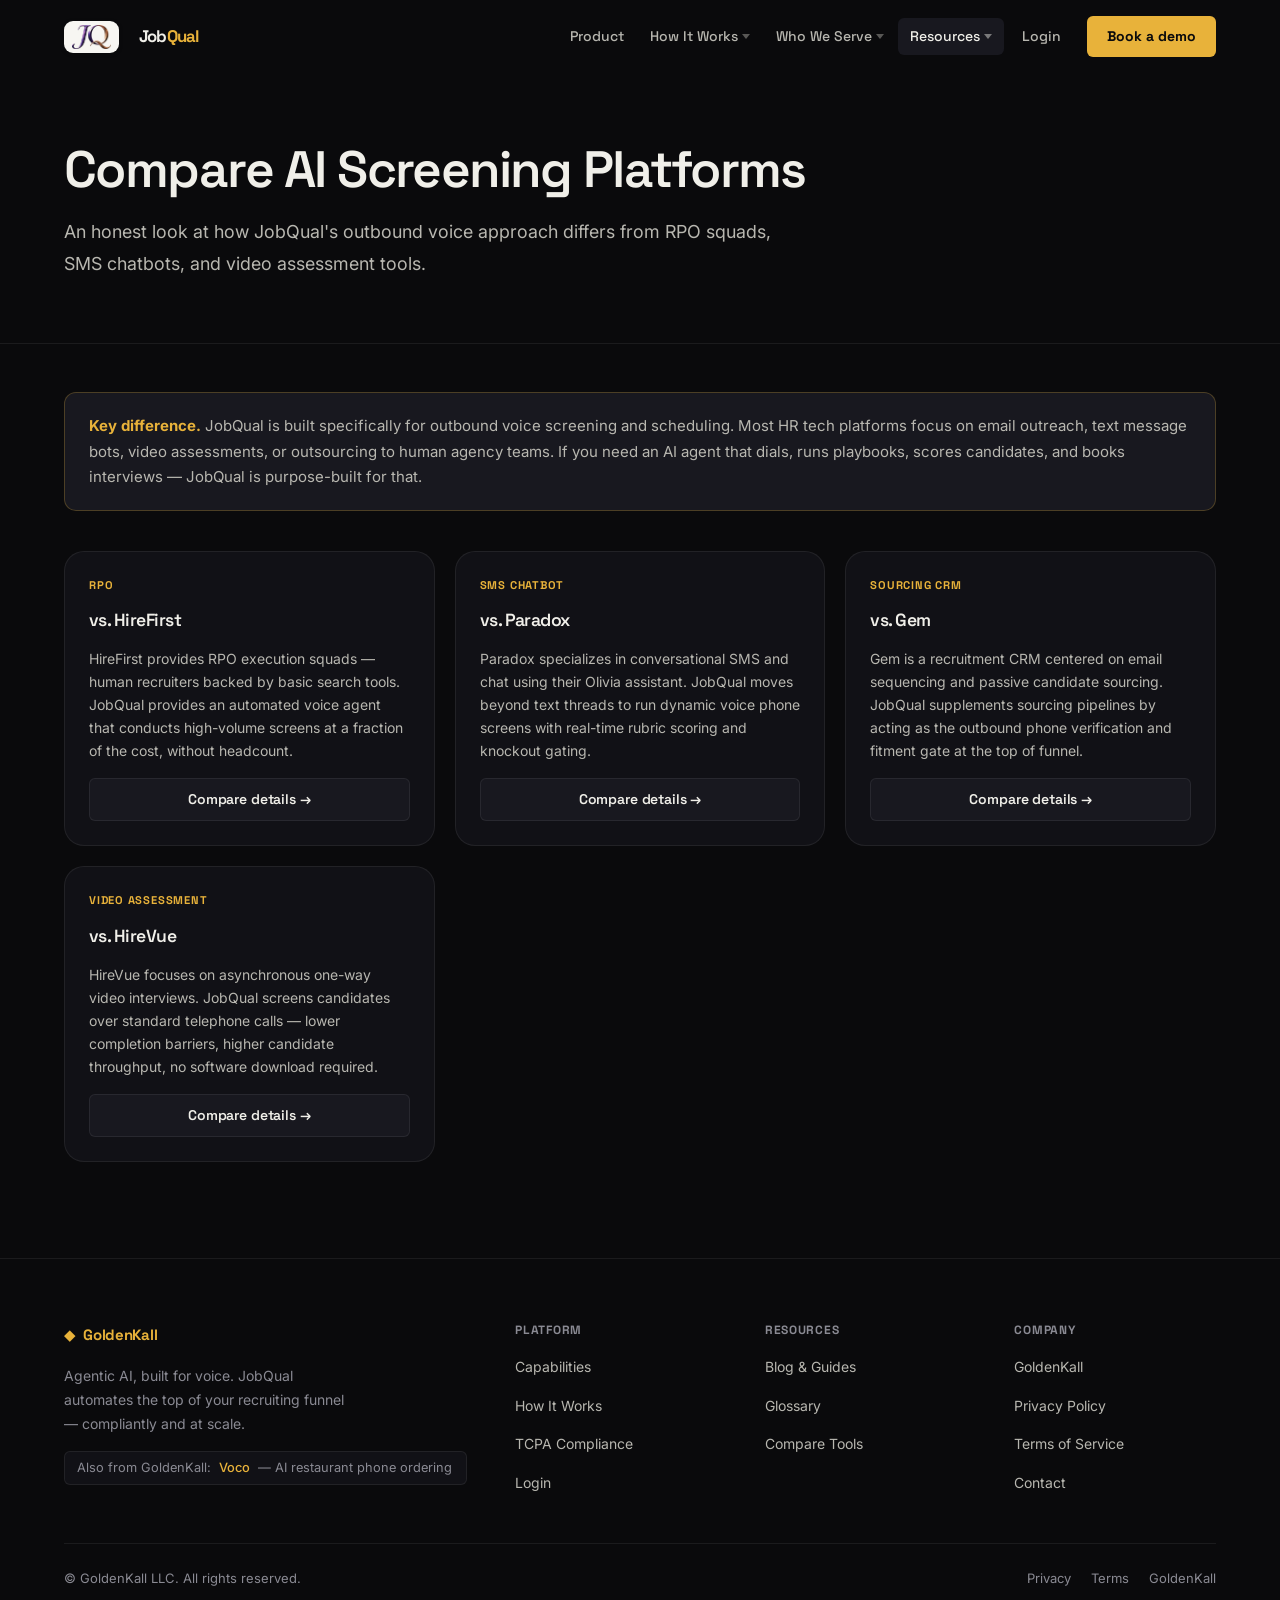
<file: compare/index.html>
<!DOCTYPE html>
<html lang="en">
<head>
  <meta charset="UTF-8">
  <meta name="viewport" content="width=device-width, initial-scale=1.0">
  <title>AI Candidate Screening Tool Comparisons | JobQual</title>
  <meta name="description" content="Compare JobQual with competitors like HireFirst, Paradox, Gem, and HireVue. Outbound calling, semantic scoring, and TCPA compliance — side by side.">
  <meta name="robots" content="index, follow">
  <link rel="canonical" href="https://jobqual.goldenkall.com/compare/">
  <link rel="icon" type="image/png" href="/assets/favicon.png">
  <link rel="preconnect" href="https://fonts.googleapis.com">
  <link rel="preconnect" href="https://fonts.gstatic.com" crossorigin>
  <link rel="stylesheet" href="/assets/site.css">
</head>
<body>

<nav>
  <div class="container nav-content">
    <a href="/" class="nav-logo" aria-label="JobQual home">
      <span class="logo-plate"><img src="/assets/jobqual-logo.png" alt="" aria-hidden="true" class="logo-img"></span>
      <span class="logo-wordmark">Job<span>Qual</span></span>
    </a>
    <input type="checkbox" id="nav-toggle" class="nav-toggle" aria-hidden="true">
    <label for="nav-toggle" class="nav-toggle-label" aria-label="Toggle navigation">
      <span></span><span></span><span></span>
    </label>
    <div class="nav-links" role="navigation" aria-label="Main navigation">
      <a href="/" class="nav-link">Product</a>
      <div class="nav-dropdown">
        <span class="nav-link dropdown-trigger" role="button" tabindex="0">How It Works</span>
        <div class="dropdown-content">
          <a href="/#how-it-works">Screening Flow</a>
          <a href="/#features">Platform Capabilities</a>
          <a href="/#compliance">TCPA &amp; Compliance</a>
          <a href="/#integrations">ATS Integrations</a>
        </div>
      </div>
      <div class="nav-dropdown">
        <span class="nav-link dropdown-trigger" role="button" tabindex="0">Who We Serve</span>
        <div class="dropdown-content">
          <a href="/blog/the-roi-of-automated-phone-screening-for-recruiting-agencies.html">Recruiting Agencies</a>
          <a href="/compare/jobqual-vs-hirefirst.html">Corporate Talent Acquisition</a>
          <a href="/compare/jobqual-vs-gem.html">High-Growth Startups</a>
        </div>
      </div>
      <div class="nav-dropdown">
        <span class="nav-link active dropdown-trigger" role="button" tabindex="0">Resources</span>
        <div class="dropdown-content">
          <a href="/blog/">Blog &amp; Guides</a>
          <a href="/glossary/">Glossary</a>
          <a href="/compare/">Compare Tools</a>
        </div>
      </div>
      <a href="https://dash.jobqual.com" class="nav-login" rel="noopener">Login</a>
      <!-- CTA → booking page (Setmore/Google/MS Bookings) -->
      <a class="nav-cta btn-primary" href="https://goldenkall.setmore.com/team/5b0f65cb-817f-4f1e-b189-23244d238496?step=time-slot&amp;products=b90aa0de-65a2-455d-95a4-1a527f35811f%7C5759dce2-b79f-469e-a543-d8b3f57ef985&amp;type=service&amp;staff=5b0f65cb-817f-4f1e-b189-23244d238496&amp;staffSelected=false" target="_blank" rel="noopener" data-placeholder="booking">Book a demo</a>
    </div>
  </div>
</nav>

<header class="page-hero">
  <div class="container">
    <h1>Compare AI Screening Platforms</h1>
    <p class="lede" style="margin-top: 1rem;">An honest look at how JobQual's outbound voice approach differs from RPO squads, SMS chatbots, and video assessment tools.</p>
  </div>
</header>

<section class="section" style="padding-top: var(--sp-12);">
  <div class="container">
    <p style="padding: var(--sp-5) var(--sp-6); background: var(--surface-2); border: 1px solid var(--border-gold); border-radius: var(--r-md); font-size: 0.9375rem; color: var(--text-secondary); line-height: 1.7; margin-bottom: var(--sp-10);">
      <strong style="color: var(--gold);">Key difference.</strong> JobQual is built specifically for outbound voice screening and scheduling. Most HR tech platforms focus on email outreach, text message bots, video assessments, or outsourcing to human agency teams. If you need an AI agent that dials, runs playbooks, scores candidates, and books interviews — JobQual is purpose-built for that.
    </p>

    <div style="display: grid; grid-template-columns: repeat(auto-fit, minmax(280px, 1fr)); gap: var(--sp-5);">

      <div style="padding: var(--sp-6); background: var(--surface-1); border: 1px solid var(--border); border-radius: var(--r-lg); display: flex; flex-direction: column; gap: var(--sp-4);">
        <div style="font-family: var(--font-head); font-size: 0.7rem; font-weight: 700; letter-spacing: 0.07em; text-transform: uppercase; color: var(--gold);">RPO</div>
        <h3 style="font-size: 1.1rem;">vs. HireFirst</h3>
        <p style="font-size: 0.875rem; color: var(--text-secondary); line-height: 1.65; flex-grow: 1;">HireFirst provides RPO execution squads — human recruiters backed by basic search tools. JobQual provides an automated voice agent that conducts high-volume screens at a fraction of the cost, without headcount.</p>
        <a href="/compare/jobqual-vs-hirefirst.html" class="btn btn-secondary btn-sm">Compare details →</a>
      </div>

      <div style="padding: var(--sp-6); background: var(--surface-1); border: 1px solid var(--border); border-radius: var(--r-lg); display: flex; flex-direction: column; gap: var(--sp-4);">
        <div style="font-family: var(--font-head); font-size: 0.7rem; font-weight: 700; letter-spacing: 0.07em; text-transform: uppercase; color: var(--gold);">SMS Chatbot</div>
        <h3 style="font-size: 1.1rem;">vs. Paradox</h3>
        <p style="font-size: 0.875rem; color: var(--text-secondary); line-height: 1.65; flex-grow: 1;">Paradox specializes in conversational SMS and chat using their Olivia assistant. JobQual moves beyond text threads to run dynamic voice phone screens with real-time rubric scoring and knockout gating.</p>
        <a href="/compare/jobqual-vs-paradox.html" class="btn btn-secondary btn-sm">Compare details →</a>
      </div>

      <div style="padding: var(--sp-6); background: var(--surface-1); border: 1px solid var(--border); border-radius: var(--r-lg); display: flex; flex-direction: column; gap: var(--sp-4);">
        <div style="font-family: var(--font-head); font-size: 0.7rem; font-weight: 700; letter-spacing: 0.07em; text-transform: uppercase; color: var(--gold);">Sourcing CRM</div>
        <h3 style="font-size: 1.1rem;">vs. Gem</h3>
        <p style="font-size: 0.875rem; color: var(--text-secondary); line-height: 1.65; flex-grow: 1;">Gem is a recruitment CRM centered on email sequencing and passive candidate sourcing. JobQual supplements sourcing pipelines by acting as the outbound phone verification and fitment gate at the top of funnel.</p>
        <a href="/compare/jobqual-vs-gem.html" class="btn btn-secondary btn-sm">Compare details →</a>
      </div>

      <div style="padding: var(--sp-6); background: var(--surface-1); border: 1px solid var(--border); border-radius: var(--r-lg); display: flex; flex-direction: column; gap: var(--sp-4);">
        <div style="font-family: var(--font-head); font-size: 0.7rem; font-weight: 700; letter-spacing: 0.07em; text-transform: uppercase; color: var(--gold);">Video Assessment</div>
        <h3 style="font-size: 1.1rem;">vs. HireVue</h3>
        <p style="font-size: 0.875rem; color: var(--text-secondary); line-height: 1.65; flex-grow: 1;">HireVue focuses on asynchronous one-way video interviews. JobQual screens candidates over standard telephone calls — lower completion barriers, higher candidate throughput, no software download required.</p>
        <a href="/compare/jobqual-vs-hirevue.html" class="btn btn-secondary btn-sm">Compare details →</a>
      </div>

    </div>
  </div>
</section>

<footer class="site-footer">
  <div class="container">
    <div class="footer-grid">
      <div class="footer-brand">
        <div class="footer-gk"><span aria-hidden="true">◆</span> GoldenKall</div>
        <p class="footer-desc">Agentic AI, built for voice. JobQual automates the top of your recruiting funnel — compliantly and at scale.</p>
        <div class="footer-family-note">Also from GoldenKall: <a href="https://voco.goldenkall.com" target="_blank" rel="noopener">Voco</a> — AI restaurant phone ordering</div>
      </div>
      <div class="footer-col">
        <h4>Platform</h4>
        <ul>
          <li><a href="/#features">Capabilities</a></li>
          <li><a href="/#how-it-works">How It Works</a></li>
          <li><a href="/#compliance">TCPA Compliance</a></li>
          <li><a href="https://dash.jobqual.com" rel="noopener">Login</a></li>
        </ul>
      </div>
      <div class="footer-col">
        <h4>Resources</h4>
        <ul>
          <li><a href="/blog/">Blog &amp; Guides</a></li>
          <li><a href="/glossary/">Glossary</a></li>
          <li><a href="/compare/">Compare Tools</a></li>
        </ul>
      </div>
      <div class="footer-col">
        <h4>Company</h4>
        <ul>
          <li><a href="https://goldenkall.com" target="_blank" rel="noopener">GoldenKall</a></li>
          <li><a href="/privacy.html">Privacy Policy</a></li>
          <li><a href="/terms.html">Terms of Service</a></li>
          <li><a href="mailto:info@jobqual.goldenkall.com">Contact</a></li>
        </ul>
      </div>
    </div>
    <div class="footer-bottom">
      <p>© GoldenKall LLC. All rights reserved.</p>
      <div class="footer-bottom-links">
        <a href="/privacy.html">Privacy</a>
        <a href="/terms.html">Terms</a>
        <a href="https://goldenkall.com" target="_blank" rel="noopener">GoldenKall</a>
      </div>
    </div>
  </div>
</footer>

<script src="/assets/site.js"></script>
</body>
</html>
</file>
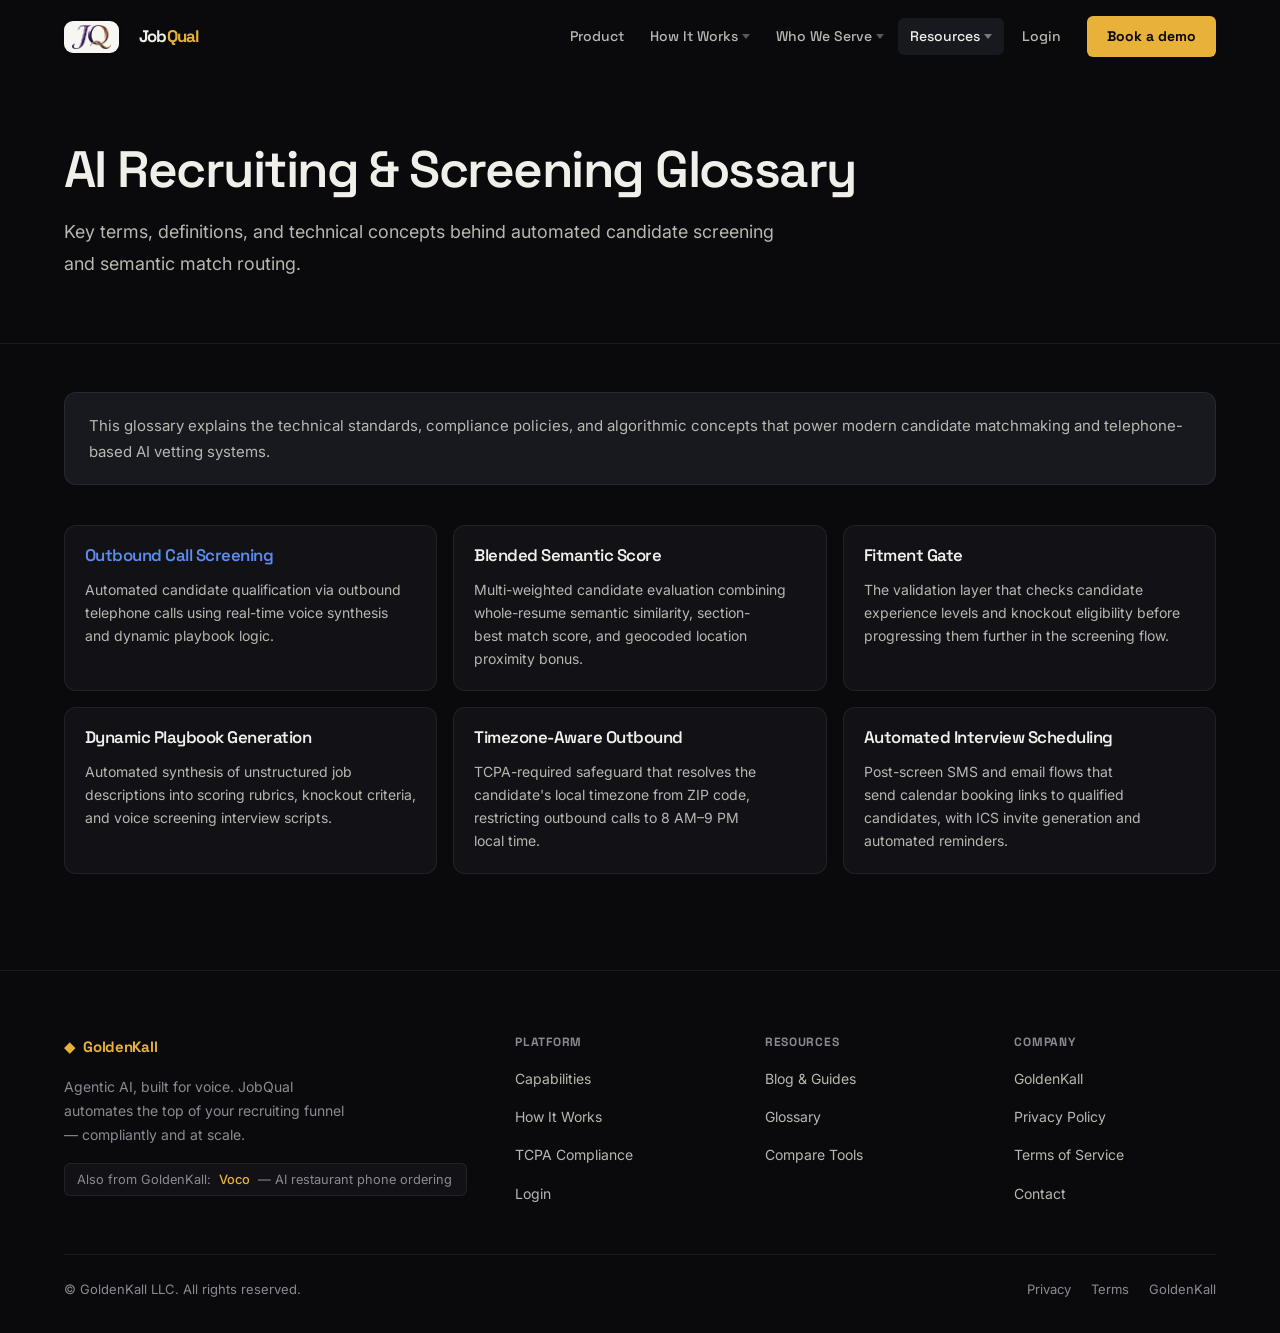
<file: glossary/index.html>
<!DOCTYPE html>
<html lang="en">
<head>
  <meta charset="UTF-8">
  <meta name="viewport" content="width=device-width, initial-scale=1.0">
  <title>AI Recruitment &amp; Screening Glossary | JobQual</title>
  <meta name="description" content="Glossary of key concepts in AI recruiting, outbound voice screening, semantic candidate matching, and TCPA-compliant automated dialing.">
  <meta name="robots" content="index, follow">
  <link rel="canonical" href="https://jobqual.goldenkall.com/glossary/">
  <link rel="icon" type="image/png" href="/assets/favicon.png">
  <link rel="preconnect" href="https://fonts.googleapis.com">
  <link rel="preconnect" href="https://fonts.gstatic.com" crossorigin>
  <link rel="stylesheet" href="/assets/site.css">

  <script type="application/ld+json">
  {
    "@context": "https://schema.org",
    "@type": "DefinedTermSet",
    "@id": "https://jobqual.goldenkall.com/glossary/#termset",
    "name": "JobQual AI Recruitment Glossary",
    "description": "Key concepts in AI recruiting, automated voice screening, and semantic candidate matching.",
    "hasDefinedTerm": [
      { "@type": "DefinedTerm", "name": "Outbound Call Screening", "url": "https://jobqual.goldenkall.com/glossary/outbound-call-screening.html" },
      { "@type": "DefinedTerm", "name": "Blended Semantic Score", "url": "https://jobqual.goldenkall.com/glossary/blended-semantic-score.html" },
      { "@type": "DefinedTerm", "name": "Fitment Gate", "url": "https://jobqual.goldenkall.com/glossary/fitment-gate.html" },
      { "@type": "DefinedTerm", "name": "Dynamic Playbook Generation", "url": "https://jobqual.goldenkall.com/glossary/dynamic-playbook-generation.html" },
      { "@type": "DefinedTerm", "name": "Timezone-Aware Outbound", "url": "https://jobqual.goldenkall.com/glossary/timezone-aware-outbound.html" },
      { "@type": "DefinedTerm", "name": "Automated Interview Scheduling", "url": "https://jobqual.goldenkall.com/glossary/automated-interview-scheduling.html" }
    ]
  }
  </script>
</head>
<body>

<nav>
  <div class="container nav-content">
    <a href="/" class="nav-logo" aria-label="JobQual home">
      <span class="logo-plate"><img src="/assets/jobqual-logo.png" alt="" aria-hidden="true" class="logo-img"></span>
      <span class="logo-wordmark">Job<span>Qual</span></span>
    </a>
    <input type="checkbox" id="nav-toggle" class="nav-toggle" aria-hidden="true">
    <label for="nav-toggle" class="nav-toggle-label" aria-label="Toggle navigation">
      <span></span><span></span><span></span>
    </label>
    <div class="nav-links" role="navigation" aria-label="Main navigation">
      <a href="/" class="nav-link">Product</a>
      <div class="nav-dropdown">
        <span class="nav-link dropdown-trigger" role="button" tabindex="0">How It Works</span>
        <div class="dropdown-content">
          <a href="/#how-it-works">Screening Flow</a>
          <a href="/#features">Platform Capabilities</a>
          <a href="/#compliance">TCPA &amp; Compliance</a>
          <a href="/#integrations">ATS Integrations</a>
        </div>
      </div>
      <div class="nav-dropdown">
        <span class="nav-link dropdown-trigger" role="button" tabindex="0">Who We Serve</span>
        <div class="dropdown-content">
          <a href="/blog/the-roi-of-automated-phone-screening-for-recruiting-agencies.html">Recruiting Agencies</a>
          <a href="/compare/jobqual-vs-hirefirst.html">Corporate Talent Acquisition</a>
          <a href="/compare/jobqual-vs-gem.html">High-Growth Startups</a>
        </div>
      </div>
      <div class="nav-dropdown">
        <span class="nav-link active dropdown-trigger" role="button" tabindex="0">Resources</span>
        <div class="dropdown-content">
          <a href="/blog/">Blog &amp; Guides</a>
          <a href="/glossary/">Glossary</a>
          <a href="/compare/">Compare Tools</a>
        </div>
      </div>
      <a href="https://dash.jobqual.com" class="nav-login" rel="noopener">Login</a>
      <!-- CTA → booking page (Setmore/Google/MS Bookings) -->
      <a class="nav-cta btn-primary" href="https://goldenkall.setmore.com/team/5b0f65cb-817f-4f1e-b189-23244d238496?step=time-slot&amp;products=b90aa0de-65a2-455d-95a4-1a527f35811f%7C5759dce2-b79f-469e-a543-d8b3f57ef985&amp;type=service&amp;staff=5b0f65cb-817f-4f1e-b189-23244d238496&amp;staffSelected=false" target="_blank" rel="noopener" data-placeholder="booking">Book a demo</a>
    </div>
  </div>
</nav>

<header class="page-hero">
  <div class="container">
    <h1>AI Recruiting &amp; Screening Glossary</h1>
    <p class="lede" style="margin-top: 1rem;">Key terms, definitions, and technical concepts behind automated candidate screening and semantic match routing.</p>
  </div>
</header>

<section class="section" style="padding-top: var(--sp-12);">
  <div class="container">

    <p style="padding: var(--sp-5) var(--sp-6); background: var(--surface-2); border: 1px solid var(--border); border-radius: var(--r-md); font-size: 0.9375rem; color: var(--text-secondary); line-height: 1.7; margin-bottom: var(--sp-10);">
      This glossary explains the technical standards, compliance policies, and algorithmic concepts that power modern candidate matchmaking and telephone-based AI vetting systems.
    </p>

    <div style="display: grid; grid-template-columns: repeat(auto-fit, minmax(280px, 1fr)); gap: var(--sp-4);">

      <div style="padding: var(--sp-5); background: var(--surface-1); border: 1px solid var(--border); border-radius: var(--r-md);">
        <h3 style="font-size: 1.05rem; margin-bottom: var(--sp-3);"><a href="/glossary/outbound-call-screening.html" style="color: var(--jq);">Outbound Call Screening</a></h3>
        <p style="font-size: 0.875rem; color: var(--text-secondary); line-height: 1.65;">Automated candidate qualification via outbound telephone calls using real-time voice synthesis and dynamic playbook logic.</p>
      </div>

      <div style="padding: var(--sp-5); background: var(--surface-1); border: 1px solid var(--border); border-radius: var(--r-md);">
        <h3 style="font-size: 1.05rem; margin-bottom: var(--sp-3);">Blended Semantic Score</h3>
        <p style="font-size: 0.875rem; color: var(--text-secondary); line-height: 1.65;">Multi-weighted candidate evaluation combining whole-resume semantic similarity, section-best match score, and geocoded location proximity bonus.</p>
      </div>

      <div style="padding: var(--sp-5); background: var(--surface-1); border: 1px solid var(--border); border-radius: var(--r-md);">
        <h3 style="font-size: 1.05rem; margin-bottom: var(--sp-3);">Fitment Gate</h3>
        <p style="font-size: 0.875rem; color: var(--text-secondary); line-height: 1.65;">The validation layer that checks candidate experience levels and knockout eligibility before progressing them further in the screening flow.</p>
      </div>

      <div style="padding: var(--sp-5); background: var(--surface-1); border: 1px solid var(--border); border-radius: var(--r-md);">
        <h3 style="font-size: 1.05rem; margin-bottom: var(--sp-3);">Dynamic Playbook Generation</h3>
        <p style="font-size: 0.875rem; color: var(--text-secondary); line-height: 1.65;">Automated synthesis of unstructured job descriptions into scoring rubrics, knockout criteria, and voice screening interview scripts.</p>
      </div>

      <div style="padding: var(--sp-5); background: var(--surface-1); border: 1px solid var(--border); border-radius: var(--r-md);">
        <h3 style="font-size: 1.05rem; margin-bottom: var(--sp-3);">Timezone-Aware Outbound</h3>
        <p style="font-size: 0.875rem; color: var(--text-secondary); line-height: 1.65;">TCPA-required safeguard that resolves the candidate's local timezone from ZIP code, restricting outbound calls to 8 AM–9 PM local time.</p>
      </div>

      <div style="padding: var(--sp-5); background: var(--surface-1); border: 1px solid var(--border); border-radius: var(--r-md);">
        <h3 style="font-size: 1.05rem; margin-bottom: var(--sp-3);">Automated Interview Scheduling</h3>
        <p style="font-size: 0.875rem; color: var(--text-secondary); line-height: 1.65;">Post-screen SMS and email flows that send calendar booking links to qualified candidates, with ICS invite generation and automated reminders.</p>
      </div>

    </div>
  </div>
</section>

<footer class="site-footer">
  <div class="container">
    <div class="footer-grid">
      <div class="footer-brand">
        <div class="footer-gk"><span aria-hidden="true">◆</span> GoldenKall</div>
        <p class="footer-desc">Agentic AI, built for voice. JobQual automates the top of your recruiting funnel — compliantly and at scale.</p>
        <div class="footer-family-note">Also from GoldenKall: <a href="https://voco.goldenkall.com" target="_blank" rel="noopener">Voco</a> — AI restaurant phone ordering</div>
      </div>
      <div class="footer-col">
        <h4>Platform</h4>
        <ul>
          <li><a href="/#features">Capabilities</a></li>
          <li><a href="/#how-it-works">How It Works</a></li>
          <li><a href="/#compliance">TCPA Compliance</a></li>
          <li><a href="https://dash.jobqual.com" rel="noopener">Login</a></li>
        </ul>
      </div>
      <div class="footer-col">
        <h4>Resources</h4>
        <ul>
          <li><a href="/blog/">Blog &amp; Guides</a></li>
          <li><a href="/glossary/">Glossary</a></li>
          <li><a href="/compare/">Compare Tools</a></li>
        </ul>
      </div>
      <div class="footer-col">
        <h4>Company</h4>
        <ul>
          <li><a href="https://goldenkall.com" target="_blank" rel="noopener">GoldenKall</a></li>
          <li><a href="/privacy.html">Privacy Policy</a></li>
          <li><a href="/terms.html">Terms of Service</a></li>
          <li><a href="mailto:info@jobqual.goldenkall.com">Contact</a></li>
        </ul>
      </div>
    </div>
    <div class="footer-bottom">
      <p>© GoldenKall LLC. All rights reserved.</p>
      <div class="footer-bottom-links">
        <a href="/privacy.html">Privacy</a>
        <a href="/terms.html">Terms</a>
        <a href="https://goldenkall.com" target="_blank" rel="noopener">GoldenKall</a>
      </div>
    </div>
  </div>
</footer>

<script src="/assets/site.js"></script>
</body>
</html>
</file>
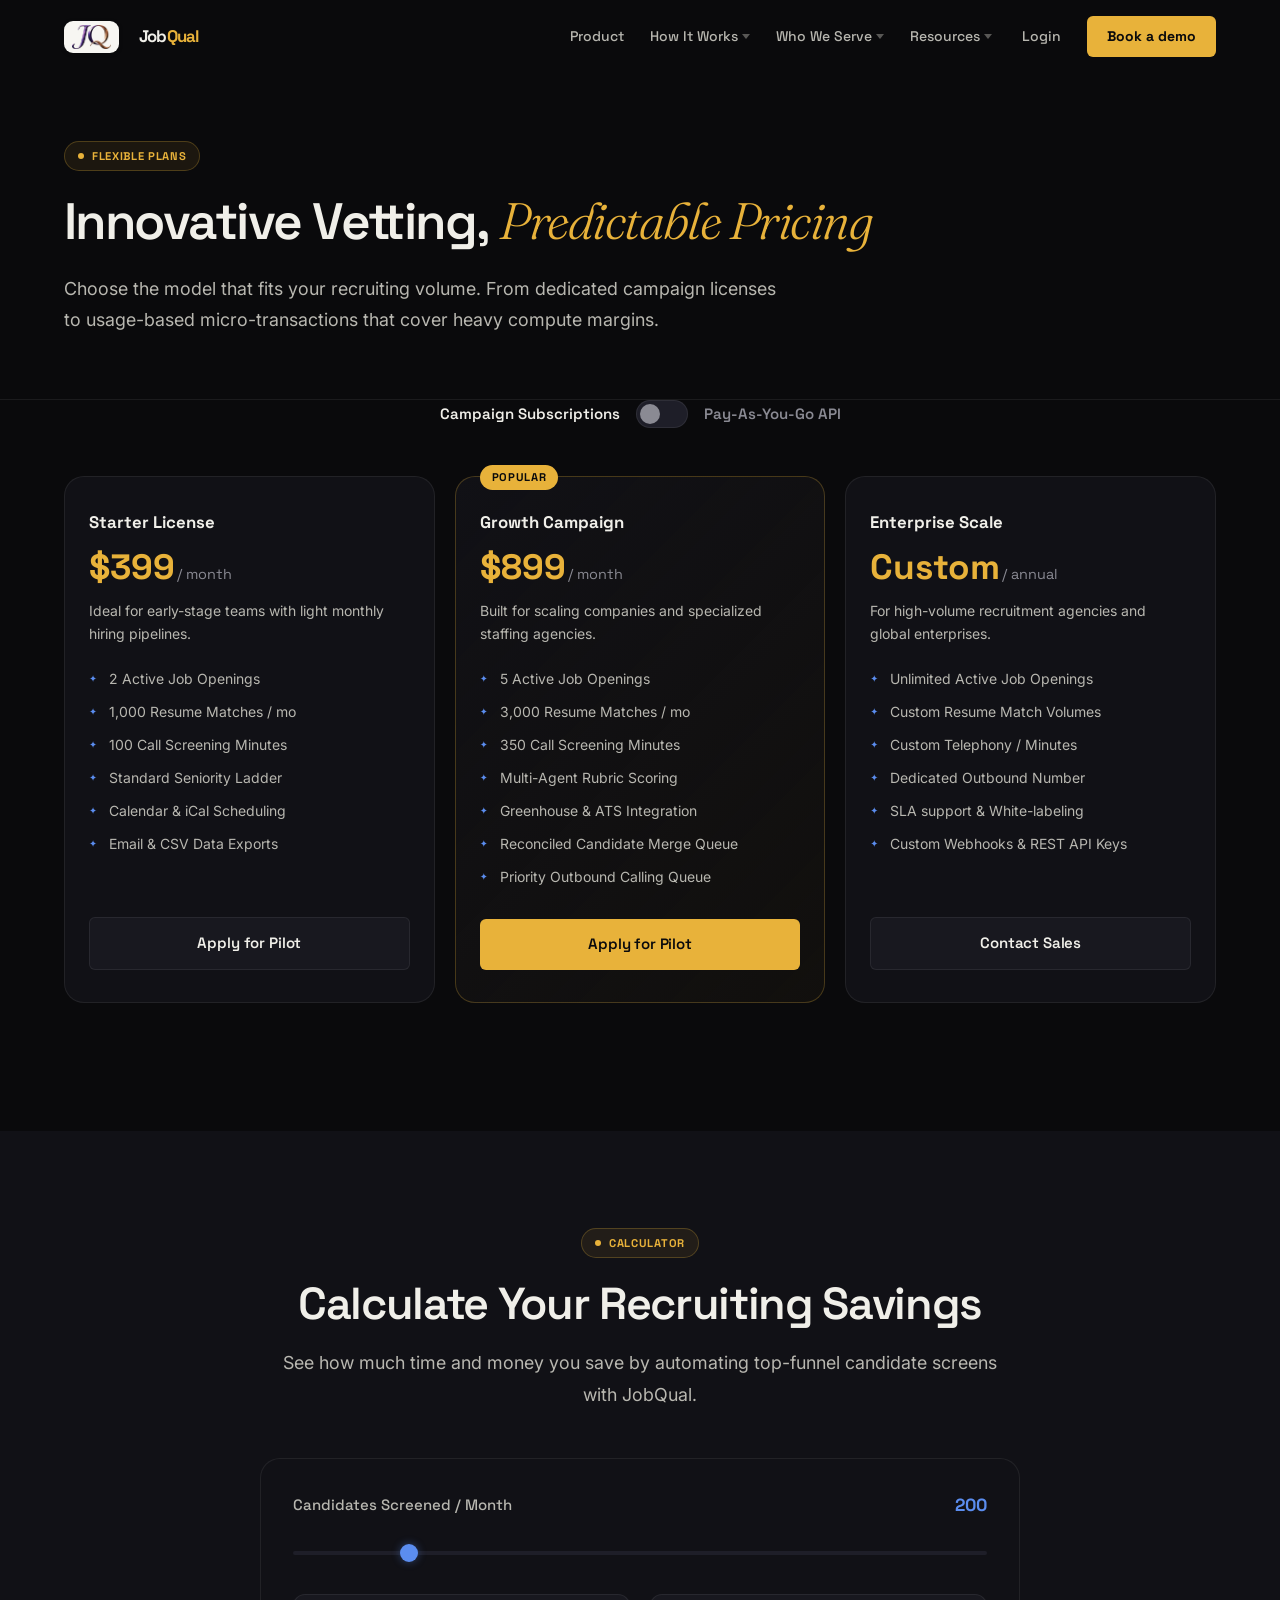
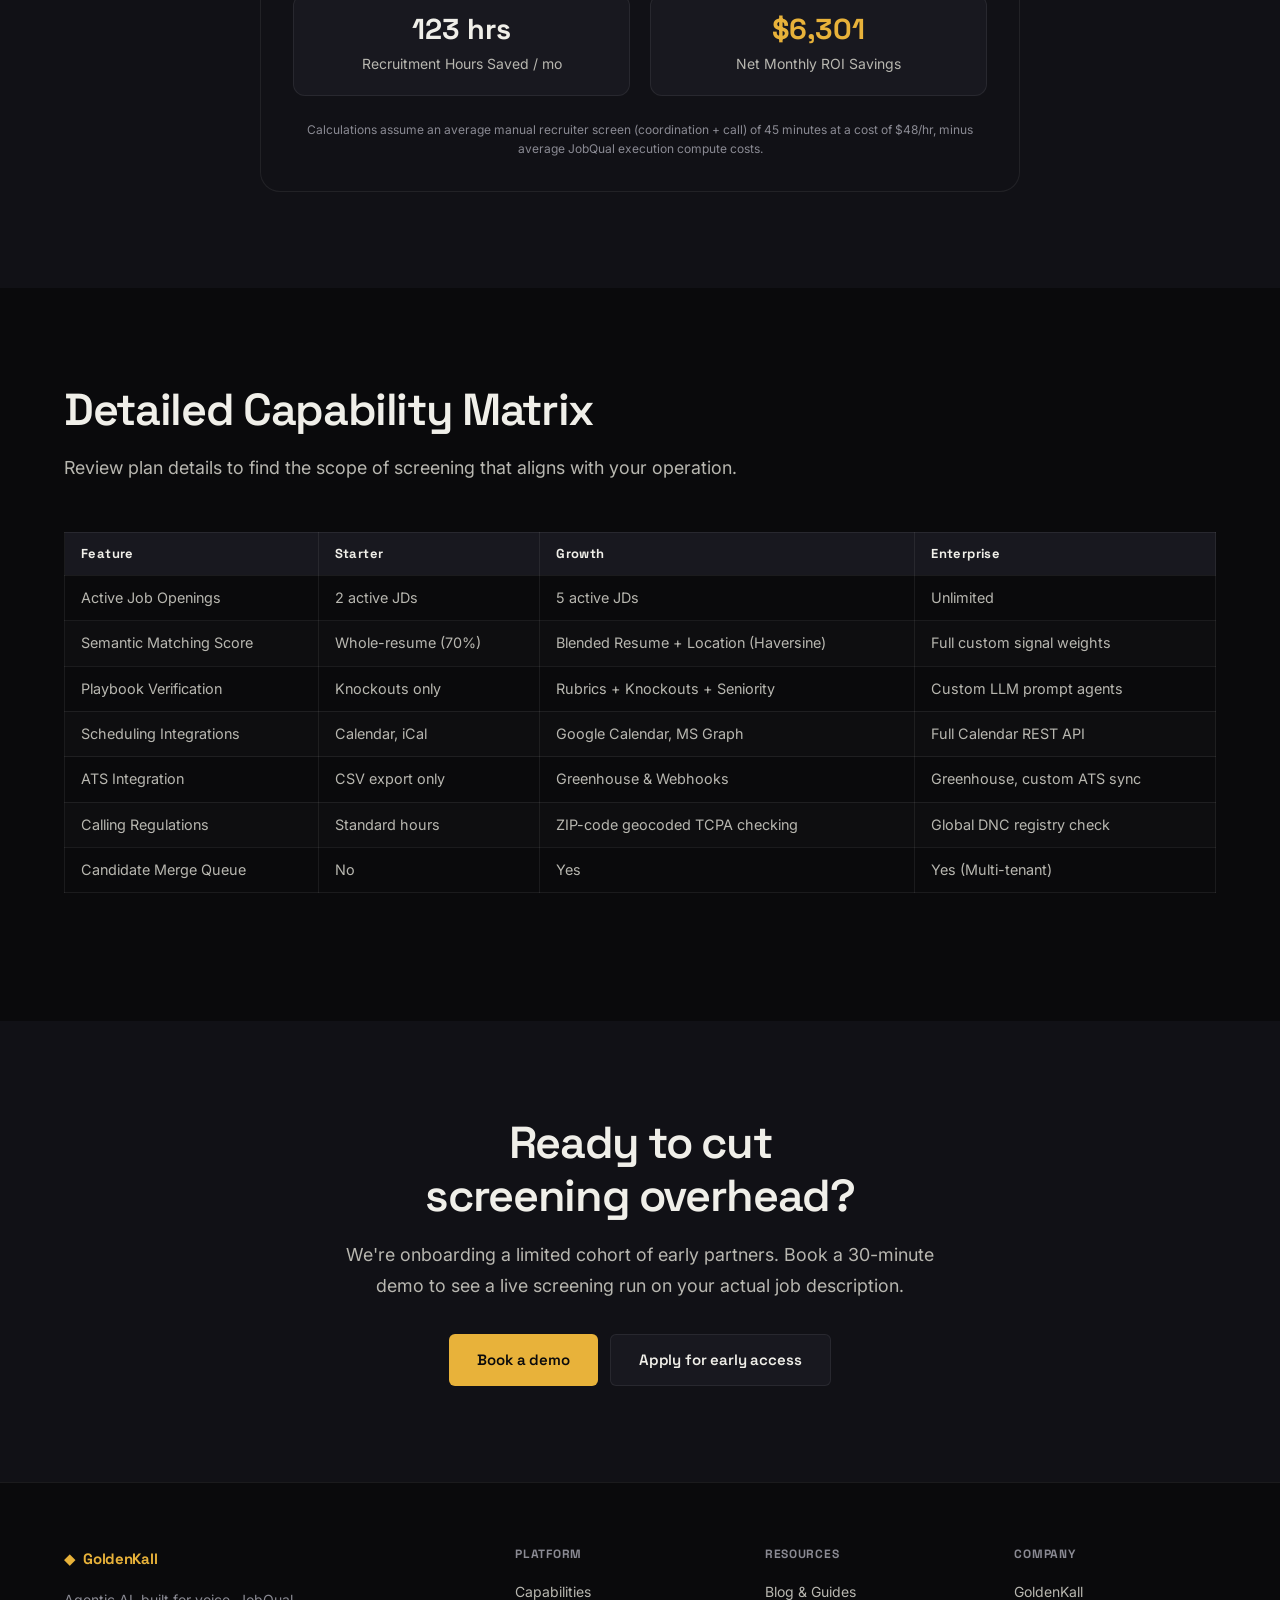
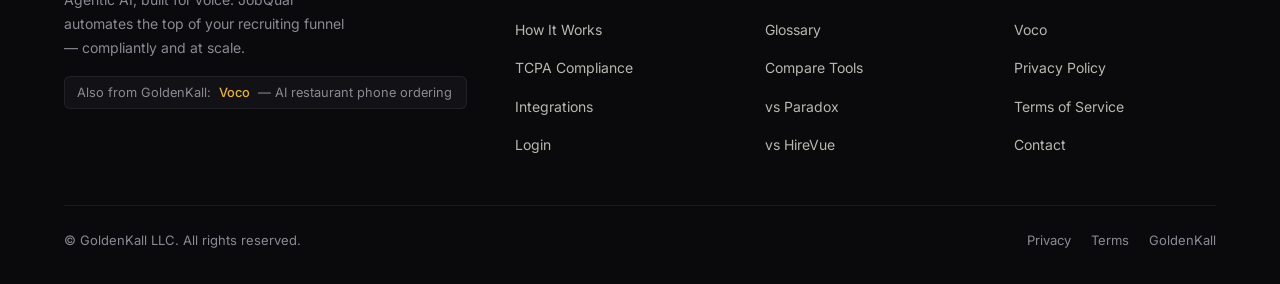
<file: pricing.html>
<!DOCTYPE html>
<html lang="en">
<head>
  <meta charset="UTF-8">
  <meta name="viewport" content="width=device-width, initial-scale=1.0">
  <title>Pricing Plans &amp; ROI Calculator | JobQual AI Screening</title>
  <meta name="description" content="Transparent, variable pricing models for JobQual. Toggle between campaign tiers or pay-as-you-go micro-transactions. Calculate your recruiting ROI.">
  <meta name="robots" content="index, follow">
  <link rel="canonical" href="https://jobqual.goldenkall.com/pricing.html">
  <link rel="icon" type="image/png" href="/assets/favicon.png">
  <link rel="preconnect" href="https://fonts.googleapis.com">
  <link rel="preconnect" href="https://fonts.gstatic.com" crossorigin>
  <link rel="stylesheet" href="/assets/site.css">
</head>
<body>

<!-- =========================================================================
     NAVIGATION
     ========================================================================= -->
<nav>
  <div class="container nav-content">
    <a href="/" class="nav-logo" aria-label="JobQual home">
      <span class="logo-plate"><img src="/assets/jobqual-logo.png" alt="" aria-hidden="true" class="logo-img"></span>
      <span class="logo-wordmark">Job<span>Qual</span></span>
    </a>

    <input type="checkbox" id="nav-toggle" class="nav-toggle" aria-hidden="true">
    <label for="nav-toggle" class="nav-toggle-label" aria-label="Toggle navigation">
      <span></span><span></span><span></span>
    </label>

    <div class="nav-links" role="navigation" aria-label="Main navigation">
      <a href="/" class="nav-link">Product</a>

      <div class="nav-dropdown">
        <span class="nav-link dropdown-trigger" role="button" tabindex="0">How It Works</span>
        <div class="dropdown-content">
          <a href="/#how-it-works">Screening Flow</a>
          <a href="/#features">Platform Capabilities</a>
          <a href="/#compliance">TCPA &amp; Compliance</a>
          <a href="/#integrations">ATS Integrations</a>
        </div>
      </div>

      <div class="nav-dropdown">
        <span class="nav-link dropdown-trigger" role="button" tabindex="0">Who We Serve</span>
        <div class="dropdown-content">
          <a href="/blog/the-roi-of-automated-phone-screening-for-recruiting-agencies.html">Recruiting Agencies</a>
          <a href="/compare/jobqual-vs-hirefirst.html">Corporate Talent Acquisition</a>
          <a href="/compare/jobqual-vs-gem.html">High-Growth Startups</a>
        </div>
      </div>

      <div class="nav-dropdown">
        <span class="nav-link dropdown-trigger" role="button" tabindex="0">Resources</span>
        <div class="dropdown-content">
          <a href="/blog/">Blog &amp; Guides</a>
          <a href="/glossary/">Glossary</a>
          <a href="/compare/">Compare Tools</a>
        </div>
      </div>

      <a href="https://dash.jobqual.com" class="nav-login" rel="noopener">Login</a>
      <!-- CTA points to Setmore/Google/MS Bookings page — swap BOOKING-PLACEHOLDER when live -->
      <a class="nav-cta btn-primary" href="https://goldenkall.setmore.com/team/5b0f65cb-817f-4f1e-b189-23244d238496?step=time-slot&amp;products=b90aa0de-65a2-455d-95a4-1a527f35811f%7C5759dce2-b79f-469e-a543-d8b3f57ef985&amp;type=service&amp;staff=5b0f65cb-817f-4f1e-b189-23244d238496&amp;staffSelected=false" target="_blank" rel="noopener" data-placeholder="booking">Book a demo</a>
    </div>
  </div>
</nav>

<!-- =========================================================================
     PAGE HERO
     ========================================================================= -->
<header class="page-hero">
  <div class="container">
    <div class="hero-tag">Flexible Plans</div>
    <h1>Innovative Vetting, <span class="serif-accent" style="font-size: inherit; font-family: var(--font-display); font-style: italic; font-weight: 300; color: var(--gold);">Predictable Pricing</span></h1>
    <p class="lede" style="margin-top: var(--sp-5);">Choose the model that fits your recruiting volume. From dedicated campaign licenses to usage-based micro-transactions that cover heavy compute margins.</p>
  </div>
</header>

<!-- =========================================================================
     PRICING TOGGLE + CARDS
     ========================================================================= -->
<section class="section" style="padding-top: 0;">
  <div class="container">

    <div class="pricing-toggle-container">
      <span class="toggle-label active" id="label-monthly">Campaign Subscriptions</span>
      <label class="switch" aria-label="Toggle pricing mode">
        <input type="checkbox" id="pricing-toggle">
        <span class="slider"></span>
      </label>
      <span class="toggle-label" id="label-usage">Pay-As-You-Go API</span>
    </div>

    <!-- PANE 1: Subscriptions -->
    <div class="pricing-pane" id="pane-monthly">
      <div class="pricing-grid">

        <!-- Starter -->
        <div class="pricing-card">
          <div class="plan-name">Starter License</div>
          <div class="plan-price">$399<span>/ month</span></div>
          <p style="font-size: 0.875rem; color: var(--text-secondary); line-height: 1.6; min-height: 48px;">Ideal for early-stage teams with light monthly hiring pipelines.</p>
          <ul class="plan-features">
            <li>2 Active Job Openings</li>
            <li>1,000 Resume Matches / mo</li>
            <li>100 Call Screening Minutes</li>
            <li>Standard Seniority Ladder</li>
            <li>Calendar &amp; iCal Scheduling</li>
            <li>Email &amp; CSV Data Exports</li>
          </ul>
          <!-- CTA → booking page (Setmore/Google/MS Bookings) -->
          <a class="btn btn-secondary" href="https://goldenkall.setmore.com/team/5b0f65cb-817f-4f1e-b189-23244d238496?step=time-slot&amp;products=b90aa0de-65a2-455d-95a4-1a527f35811f%7C5759dce2-b79f-469e-a543-d8b3f57ef985&amp;type=service&amp;staff=5b0f65cb-817f-4f1e-b189-23244d238496&amp;staffSelected=false" target="_blank" rel="noopener" data-placeholder="booking" style="width: 100%; margin-top: var(--sp-8); text-align: center;">Apply for Pilot</a>
        </div>

        <!-- Growth -->
        <div class="pricing-card featured">
          <div class="card-badge">Popular</div>
          <div class="plan-name">Growth Campaign</div>
          <div class="plan-price">$899<span>/ month</span></div>
          <p style="font-size: 0.875rem; color: var(--text-secondary); line-height: 1.6; min-height: 48px;">Built for scaling companies and specialized staffing agencies.</p>
          <ul class="plan-features">
            <li>5 Active Job Openings</li>
            <li>3,000 Resume Matches / mo</li>
            <li>350 Call Screening Minutes</li>
            <li>Multi-Agent Rubric Scoring</li>
            <li>Greenhouse &amp; ATS Integration</li>
            <li>Reconciled Candidate Merge Queue</li>
            <li>Priority Outbound Calling Queue</li>
          </ul>
          <!-- CTA → booking page -->
          <a class="btn btn-primary" href="https://goldenkall.setmore.com/team/5b0f65cb-817f-4f1e-b189-23244d238496?step=time-slot&amp;products=b90aa0de-65a2-455d-95a4-1a527f35811f%7C5759dce2-b79f-469e-a543-d8b3f57ef985&amp;type=service&amp;staff=5b0f65cb-817f-4f1e-b189-23244d238496&amp;staffSelected=false" target="_blank" rel="noopener" data-placeholder="booking" style="width: 100%; margin-top: var(--sp-8); text-align: center;">Apply for Pilot</a>
        </div>

        <!-- Enterprise -->
        <div class="pricing-card">
          <div class="plan-name">Enterprise Scale</div>
          <div class="plan-price">Custom<span>/ annual</span></div>
          <p style="font-size: 0.875rem; color: var(--text-secondary); line-height: 1.6; min-height: 48px;">For high-volume recruitment agencies and global enterprises.</p>
          <ul class="plan-features">
            <li>Unlimited Active Job Openings</li>
            <li>Custom Resume Match Volumes</li>
            <li>Custom Telephony / Minutes</li>
            <li>Dedicated Outbound Number</li>
            <li>SLA support &amp; White-labeling</li>
            <li>Custom Webhooks &amp; REST API Keys</li>
          </ul>
          <!-- CTA → booking page -->
          <a class="btn btn-secondary" href="https://goldenkall.setmore.com/team/5b0f65cb-817f-4f1e-b189-23244d238496?step=time-slot&amp;products=b90aa0de-65a2-455d-95a4-1a527f35811f%7C5759dce2-b79f-469e-a543-d8b3f57ef985&amp;type=service&amp;staff=5b0f65cb-817f-4f1e-b189-23244d238496&amp;staffSelected=false" target="_blank" rel="noopener" data-placeholder="booking" style="width: 100%; margin-top: var(--sp-8); text-align: center;">Contact Sales</a>
        </div>

      </div>
    </div>

    <!-- PANE 2: Pay-As-You-Go API -->
    <div class="pricing-pane hidden" id="pane-usage">
      <div class="pricing-grid">

        <!-- Resume Match -->
        <div class="pricing-card">
          <div class="plan-name">Resume Match Credits</div>
          <div class="plan-price">$0.15<span>/ candidate</span></div>
          <p style="font-size: 0.875rem; color: var(--text-secondary); line-height: 1.6; min-height: 48px;">Pay per resume uploaded and matched against an active playbook.</p>
          <ul class="plan-features">
            <li>Parsing &amp; Entity Extraction</li>
            <li>70% Semantic Whole-Resume Match</li>
            <li>25% Section-Best Match Score</li>
            <li>5% Haversine Location Bonus</li>
            <li>Stability &amp; average tenure checks</li>
          </ul>
        </div>

        <!-- LLM Fitment -->
        <div class="pricing-card featured">
          <div class="plan-name">LLM Fitment Gating</div>
          <div class="plan-price">$0.80<span>/ evaluation</span></div>
          <p style="font-size: 0.875rem; color: var(--text-secondary); line-height: 1.6; min-height: 48px;">Evaluate candidate resumes through multi-agent LLM analysis.</p>
          <ul class="plan-features">
            <li>Check eligibility conditions</li>
            <li>Knockout verification rules</li>
            <li>Dynamic rubric scorecarding</li>
            <li>Check candidate seniority level</li>
            <li>API Match Payload creation</li>
          </ul>
        </div>

        <!-- Voice Screening -->
        <div class="pricing-card">
          <div class="plan-name">Voice Screening Call</div>
          <div class="plan-price">$2.00<span>/ call + $0.40/min</span></div>
          <p style="font-size: 0.875rem; color: var(--text-secondary); line-height: 1.6; min-height: 48px;">Charges for outbound voice connection, transcript generation, and synthesis.</p>
          <ul class="plan-features">
            <li>Outbound phone call initiation</li>
            <li>Timezone-safe TCPA verification</li>
            <li>Answering machine detection</li>
            <li>Real-time voice dialog engine</li>
            <li>Encrypted transcript storage</li>
          </ul>
        </div>

      </div>

      <div style="max-width: 800px; margin: 0 auto; text-align: center; padding: var(--sp-6); background: var(--surface-2); border: 1px solid var(--border-gold); border-radius: var(--r-md);">
        <p style="font-size: 0.9375rem; color: var(--text-secondary); line-height: 1.7;">Need outcome-based billing? We offer <strong style="color: var(--gold);">Qualified-Candidate Credits ($35 / delivered profile)</strong> for staffing agencies.
        <!-- CTA → booking page -->
        <a class="btn btn-sm btn-outline-gold" href="https://goldenkall.setmore.com/team/5b0f65cb-817f-4f1e-b189-23244d238496?step=time-slot&amp;products=b90aa0de-65a2-455d-95a4-1a527f35811f%7C5759dce2-b79f-469e-a543-d8b3f57ef985&amp;type=service&amp;staff=5b0f65cb-817f-4f1e-b189-23244d238496&amp;staffSelected=false" target="_blank" rel="noopener" data-placeholder="booking" style="margin-top: var(--sp-4); display: inline-flex;">Apply to Pilot</a></p>
      </div>
    </div>

  </div>
</section>

<!-- =========================================================================
     ROI CALCULATOR
     ========================================================================= -->
<section class="section section-alt" aria-labelledby="roi-heading">
  <div class="container">
    <div class="section-header" style="text-align: center;">
      <div class="hero-tag" style="margin: 0 auto var(--sp-5);">Calculator</div>
      <h2 id="roi-heading">Calculate Your Recruiting Savings</h2>
      <p class="lede" style="margin: var(--sp-4) auto 0;">See how much time and money you save by automating top-funnel candidate screens with JobQual.</p>
    </div>

    <div class="roi-calculator">
      <div class="calc-slider-group">
        <div class="calc-label-group">
          <span>Candidates Screened / Month</span>
          <span id="calc-val-candidates" class="calc-val">200</span>
        </div>
        <input type="range" min="50" max="1000" value="200" step="50" class="calc-slider" id="calc-volume" aria-label="Candidates per month">
      </div>

      <div class="calc-results-grid">
        <div class="calc-result-box">
          <div class="result-val" id="calc-val-hours">150 hrs</div>
          <div style="font-size: 0.875rem; color: var(--text-secondary); margin-top: var(--sp-2);">Recruitment Hours Saved / mo</div>
        </div>
        <div class="calc-result-box">
          <div class="result-val gold" id="calc-val-savings">$9,100</div>
          <div style="font-size: 0.875rem; color: var(--text-secondary); margin-top: var(--sp-2);">Net Monthly ROI Savings</div>
        </div>
      </div>

      <p style="font-size: 0.75rem; color: var(--text-muted); text-align: center; margin-top: var(--sp-6); line-height: 1.6;">Calculations assume an average manual recruiter screen (coordination + call) of 45 minutes at a cost of $48/hr, minus average JobQual execution compute costs.</p>
    </div>
  </div>
</section>

<!-- =========================================================================
     CAPABILITY MATRIX
     ========================================================================= -->
<section class="section" aria-labelledby="matrix-heading">
  <div class="container">
    <div class="section-header">
      <h2 id="matrix-heading">Detailed Capability Matrix</h2>
      <p class="lede">Review plan details to find the scope of screening that aligns with your operation.</p>
    </div>

    <table class="prose-table">
      <thead>
        <tr>
          <th>Feature</th>
          <th>Starter</th>
          <th>Growth</th>
          <th>Enterprise</th>
        </tr>
      </thead>
      <tbody>
        <tr>
          <td>Active Job Openings</td>
          <td>2 active JDs</td>
          <td>5 active JDs</td>
          <td>Unlimited</td>
        </tr>
        <tr>
          <td>Semantic Matching Score</td>
          <td>Whole-resume (70%)</td>
          <td>Blended Resume + Location (Haversine)</td>
          <td>Full custom signal weights</td>
        </tr>
        <tr>
          <td>Playbook Verification</td>
          <td>Knockouts only</td>
          <td>Rubrics + Knockouts + Seniority</td>
          <td>Custom LLM prompt agents</td>
        </tr>
        <tr>
          <td>Scheduling Integrations</td>
          <td>Calendar, iCal</td>
          <td>Google Calendar, MS Graph</td>
          <td>Full Calendar REST API</td>
        </tr>
        <tr>
          <td>ATS Integration</td>
          <td>CSV export only</td>
          <td>Greenhouse &amp; Webhooks</td>
          <td>Greenhouse, custom ATS sync</td>
        </tr>
        <tr>
          <td>Calling Regulations</td>
          <td>Standard hours</td>
          <td>ZIP-code geocoded TCPA checking</td>
          <td>Global DNC registry check</td>
        </tr>
        <tr>
          <td>Candidate Merge Queue</td>
          <td>No</td>
          <td>Yes</td>
          <td>Yes (Multi-tenant)</td>
        </tr>
      </tbody>
    </table>
  </div>
</section>

<!-- =========================================================================
     CTA
     ========================================================================= -->
<section class="section section-alt" aria-labelledby="pricing-cta-heading">
  <div class="container">
    <div class="cta-block reveal">
      <h2 id="pricing-cta-heading">Ready to cut screening overhead?</h2>
      <p class="lede">We're onboarding a limited cohort of early partners. Book a 30-minute demo to see a live screening run on your actual job description.</p>
      <div class="cta-actions">
        <!-- CTA → booking page (Setmore/Google/MS Bookings) -->
        <a class="btn btn-primary" href="https://goldenkall.setmore.com/team/5b0f65cb-817f-4f1e-b189-23244d238496?step=time-slot&amp;products=b90aa0de-65a2-455d-95a4-1a527f35811f%7C5759dce2-b79f-469e-a543-d8b3f57ef985&amp;type=service&amp;staff=5b0f65cb-817f-4f1e-b189-23244d238496&amp;staffSelected=false" target="_blank" rel="noopener" data-placeholder="booking">Book a demo</a>
        <a class="btn btn-secondary" href="mailto:info@jobqual.goldenkall.com">Apply for early access</a>
      </div>
    </div>
  </div>
</section>

<!-- =========================================================================
     FOOTER
     ========================================================================= -->
<footer class="site-footer" aria-label="Site footer">
  <div class="container">
    <div class="footer-grid">
      <div class="footer-brand">
        <div class="footer-gk"><span aria-hidden="true">◆</span> GoldenKall</div>
        <p class="footer-desc">Agentic AI, built for voice. JobQual automates the top of your recruiting funnel — compliantly and at scale.</p>
        <div class="footer-family-note">Also from GoldenKall: <a href="https://voco.goldenkall.com" target="_blank" rel="noopener">Voco</a> — AI restaurant phone ordering</div>
      </div>
      <div class="footer-col">
        <h4>Platform</h4>
        <ul>
          <li><a href="/#features">Capabilities</a></li>
          <li><a href="/#how-it-works">How It Works</a></li>
          <li><a href="/#compliance">TCPA Compliance</a></li>
          <li><a href="/#integrations">Integrations</a></li>
          <li><a href="https://dash.jobqual.com" rel="noopener">Login</a></li>
        </ul>
      </div>
      <div class="footer-col">
        <h4>Resources</h4>
        <ul>
          <li><a href="/blog/">Blog &amp; Guides</a></li>
          <li><a href="/glossary/">Glossary</a></li>
          <li><a href="/compare/">Compare Tools</a></li>
          <li><a href="/compare/jobqual-vs-paradox.html">vs Paradox</a></li>
          <li><a href="/compare/jobqual-vs-hirevue.html">vs HireVue</a></li>
        </ul>
      </div>
      <div class="footer-col">
        <h4>Company</h4>
        <ul>
          <li><a href="https://goldenkall.com" target="_blank" rel="noopener">GoldenKall</a></li>
          <li><a href="https://voco.goldenkall.com" target="_blank" rel="noopener">Voco</a></li>
          <li><a href="/privacy.html">Privacy Policy</a></li>
          <li><a href="/terms.html">Terms of Service</a></li>
          <li><a href="mailto:info@jobqual.goldenkall.com">Contact</a></li>
        </ul>
      </div>
    </div>
    <div class="footer-bottom">
      <p>© GoldenKall LLC. All rights reserved.</p>
      <div class="footer-bottom-links">
        <a href="/privacy.html">Privacy</a>
        <a href="/terms.html">Terms</a>
        <a href="https://goldenkall.com" target="_blank" rel="noopener">GoldenKall</a>
      </div>
    </div>
  </div>
</footer>

<script>
  // Pricing toggle
  const pricingToggle = document.getElementById('pricing-toggle');
  const paneMonthly  = document.getElementById('pane-monthly');
  const paneUsage    = document.getElementById('pane-usage');
  const labelMonthly = document.getElementById('label-monthly');
  const labelUsage   = document.getElementById('label-usage');

  pricingToggle.addEventListener('change', () => {
    const usageMode = pricingToggle.checked;
    paneMonthly.classList.toggle('hidden', usageMode);
    paneUsage.classList.toggle('hidden', !usageMode);
    labelMonthly.classList.toggle('active', !usageMode);
    labelUsage.classList.toggle('active', usageMode);
  });

  // ROI Calculator
  const volSlider    = document.getElementById('calc-volume');
  const valCandidates = document.getElementById('calc-val-candidates');
  const valHours     = document.getElementById('calc-val-hours');
  const valSavings   = document.getElementById('calc-val-savings');

  function updateROI() {
    const n = parseInt(volSlider.value, 10);
    const manualHrs = (n * 45) / 60;
    const manualCost = manualHrs * 48;
    const jqCost = 899; // Growth plan as baseline
    const savings = Math.max(0, manualCost - jqCost);
    const hoursRecaptured = Math.round(manualHrs * 0.82); // ~82% automation rate

    valCandidates.textContent = n.toLocaleString();
    valHours.textContent = hoursRecaptured + ' hrs';
    valSavings.textContent = '$' + Math.round(savings).toLocaleString();
  }

  volSlider.addEventListener('input', updateROI);
  updateROI();
</script>
<script src="/assets/site.js"></script>
</body>
</html>
</file>
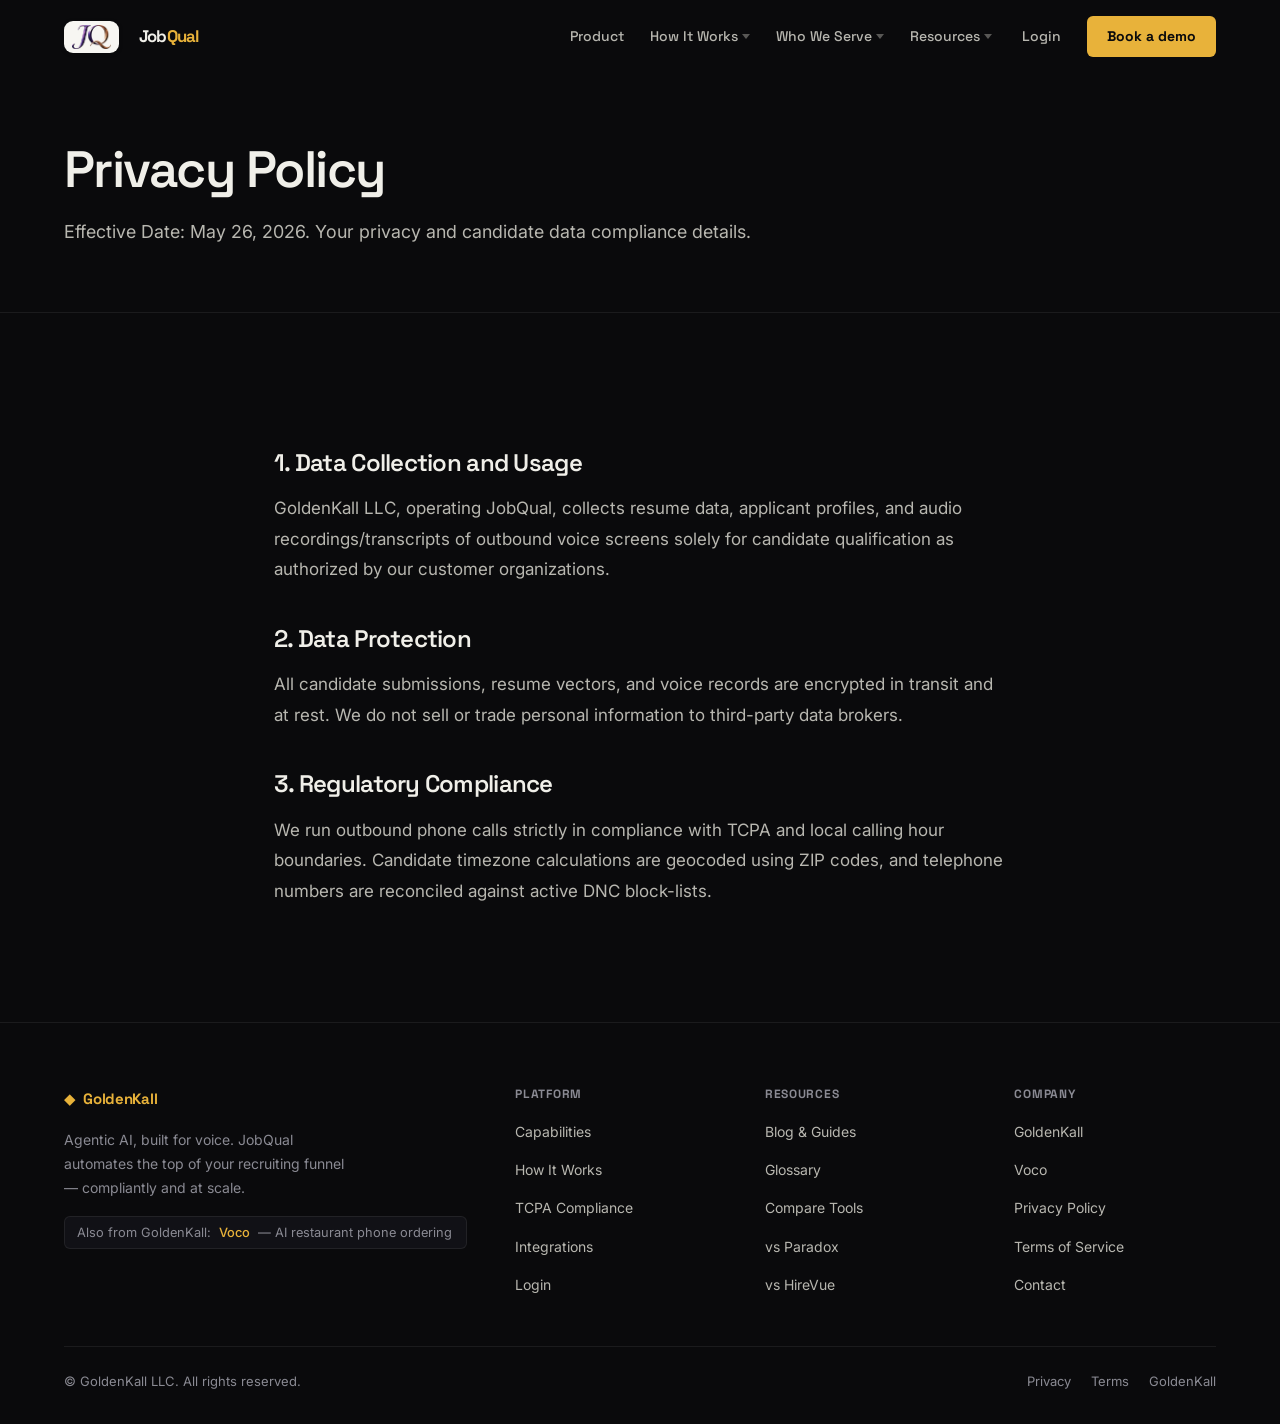
<file: privacy.html>
<!DOCTYPE html>
<html lang="en">
<head>
  <meta charset="UTF-8">
  <meta name="viewport" content="width=device-width, initial-scale=1.0">
  <title>Privacy Policy | JobQual AI Screening</title>
  <meta name="description" content="Privacy Policy for JobQual by GoldenKall. Learn how we handle customer data, candidate resumes, voice recordings, and compliance policies.">
  <meta name="robots" content="noindex, follow">
  <link rel="canonical" href="https://jobqual.goldenkall.com/privacy.html">
  <link rel="icon" type="image/png" href="/assets/favicon.png">
  <link rel="preconnect" href="https://fonts.googleapis.com">
  <link rel="preconnect" href="https://fonts.gstatic.com" crossorigin>
  <link rel="stylesheet" href="/assets/site.css">
</head>
<body>

<!-- =========================================================================
     NAVIGATION
     ========================================================================= -->
<nav>
  <div class="container nav-content">
    <a href="/" class="nav-logo" aria-label="JobQual home">
      <span class="logo-plate"><img src="/assets/jobqual-logo.png" alt="" aria-hidden="true" class="logo-img"></span>
      <span class="logo-wordmark">Job<span>Qual</span></span>
    </a>
    <input type="checkbox" id="nav-toggle" class="nav-toggle" aria-hidden="true">
    <label for="nav-toggle" class="nav-toggle-label" aria-label="Toggle navigation">
      <span></span><span></span><span></span>
    </label>
    <div class="nav-links" role="navigation" aria-label="Main navigation">
      <a href="/" class="nav-link">Product</a>
      <div class="nav-dropdown">
        <span class="nav-link dropdown-trigger" role="button" tabindex="0">How It Works</span>
        <div class="dropdown-content">
          <a href="/#how-it-works">Screening Flow</a>
          <a href="/#features">Platform Capabilities</a>
          <a href="/#compliance">TCPA &amp; Compliance</a>
          <a href="/#integrations">ATS Integrations</a>
        </div>
      </div>
      <div class="nav-dropdown">
        <span class="nav-link dropdown-trigger" role="button" tabindex="0">Who We Serve</span>
        <div class="dropdown-content">
          <a href="/blog/the-roi-of-automated-phone-screening-for-recruiting-agencies.html">Recruiting Agencies</a>
          <a href="/compare/jobqual-vs-hirefirst.html">Corporate Talent Acquisition</a>
          <a href="/compare/jobqual-vs-gem.html">High-Growth Startups</a>
        </div>
      </div>
      <div class="nav-dropdown">
        <span class="nav-link dropdown-trigger" role="button" tabindex="0">Resources</span>
        <div class="dropdown-content">
          <a href="/blog/">Blog &amp; Guides</a>
          <a href="/glossary/">Glossary</a>
          <a href="/compare/">Compare Tools</a>
        </div>
      </div>
      <a href="https://dash.jobqual.com" class="nav-login" rel="noopener">Login</a>
      <!-- CTA → booking page (Setmore/Google/MS Bookings) -->
      <a class="nav-cta btn-primary" href="https://goldenkall.setmore.com/team/5b0f65cb-817f-4f1e-b189-23244d238496?step=time-slot&amp;products=b90aa0de-65a2-455d-95a4-1a527f35811f%7C5759dce2-b79f-469e-a543-d8b3f57ef985&amp;type=service&amp;staff=5b0f65cb-817f-4f1e-b189-23244d238496&amp;staffSelected=false" target="_blank" rel="noopener" data-placeholder="booking">Book a demo</a>
    </div>
  </div>
</nav>

<!-- =========================================================================
     PAGE HERO
     ========================================================================= -->
<header class="page-hero">
  <div class="container">
    <h1>Privacy Policy</h1>
    <p class="lede" style="margin-top: var(--sp-4);">Effective Date: May 26, 2026. Your privacy and candidate data compliance details.</p>
  </div>
</header>

<!-- =========================================================================
     CONTENT
     ========================================================================= -->
<section class="section">
  <div class="container container--narrow">
    <div class="prose">
      <h2>1. Data Collection and Usage</h2>
      <p>GoldenKall LLC, operating JobQual, collects resume data, applicant profiles, and audio recordings/transcripts of outbound voice screens solely for candidate qualification as authorized by our customer organizations.</p>

      <h2>2. Data Protection</h2>
      <p>All candidate submissions, resume vectors, and voice records are encrypted in transit and at rest. We do not sell or trade personal information to third-party data brokers.</p>

      <h2>3. Regulatory Compliance</h2>
      <p>We run outbound phone calls strictly in compliance with TCPA and local calling hour boundaries. Candidate timezone calculations are geocoded using ZIP codes, and telephone numbers are reconciled against active DNC block-lists.</p>
    </div>
  </div>
</section>

<!-- =========================================================================
     FOOTER
     ========================================================================= -->
<footer class="site-footer" aria-label="Site footer">
  <div class="container">
    <div class="footer-grid">
      <div class="footer-brand">
        <div class="footer-gk"><span aria-hidden="true">◆</span> GoldenKall</div>
        <p class="footer-desc">Agentic AI, built for voice. JobQual automates the top of your recruiting funnel — compliantly and at scale.</p>
        <div class="footer-family-note">Also from GoldenKall: <a href="https://voco.goldenkall.com" target="_blank" rel="noopener">Voco</a> — AI restaurant phone ordering</div>
      </div>
      <div class="footer-col">
        <h4>Platform</h4>
        <ul>
          <li><a href="/#features">Capabilities</a></li>
          <li><a href="/#how-it-works">How It Works</a></li>
          <li><a href="/#compliance">TCPA Compliance</a></li>
          <li><a href="/#integrations">Integrations</a></li>
          <li><a href="https://dash.jobqual.com" rel="noopener">Login</a></li>
        </ul>
      </div>
      <div class="footer-col">
        <h4>Resources</h4>
        <ul>
          <li><a href="/blog/">Blog &amp; Guides</a></li>
          <li><a href="/glossary/">Glossary</a></li>
          <li><a href="/compare/">Compare Tools</a></li>
          <li><a href="/compare/jobqual-vs-paradox.html">vs Paradox</a></li>
          <li><a href="/compare/jobqual-vs-hirevue.html">vs HireVue</a></li>
        </ul>
      </div>
      <div class="footer-col">
        <h4>Company</h4>
        <ul>
          <li><a href="https://goldenkall.com" target="_blank" rel="noopener">GoldenKall</a></li>
          <li><a href="https://voco.goldenkall.com" target="_blank" rel="noopener">Voco</a></li>
          <li><a href="/privacy.html">Privacy Policy</a></li>
          <li><a href="/terms.html">Terms of Service</a></li>
          <li><a href="mailto:info@jobqual.goldenkall.com">Contact</a></li>
        </ul>
      </div>
    </div>
    <div class="footer-bottom">
      <p>© GoldenKall LLC. All rights reserved.</p>
      <div class="footer-bottom-links">
        <a href="/privacy.html">Privacy</a>
        <a href="/terms.html">Terms</a>
        <a href="https://goldenkall.com" target="_blank" rel="noopener">GoldenKall</a>
      </div>
    </div>
  </div>
</footer>

<script src="/assets/site.js"></script>
</body>
</html>
</file>
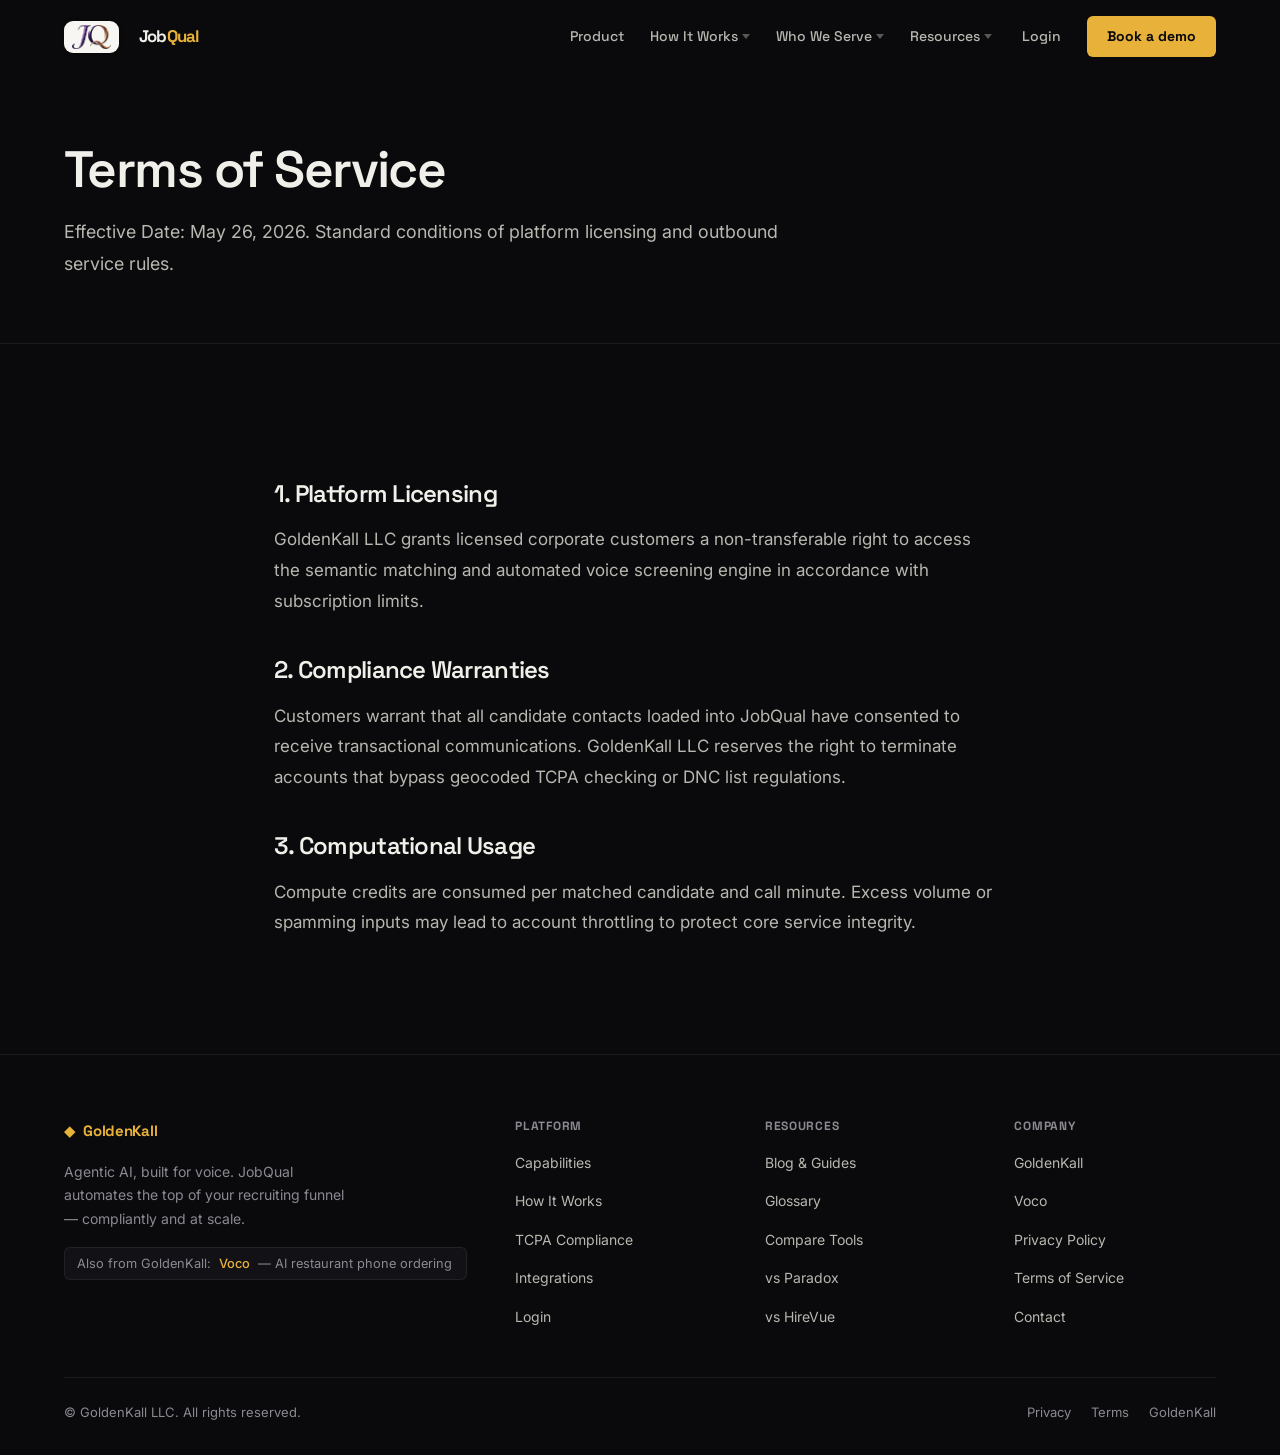
<file: terms.html>
<!DOCTYPE html>
<html lang="en">
<head>
  <meta charset="UTF-8">
  <meta name="viewport" content="width=device-width, initial-scale=1.0">
  <title>Terms of Service | JobQual AI Screening</title>
  <meta name="description" content="Terms of Service for JobQual by GoldenKall. Understand platform usage terms, compliance requirements, and API licensing conditions.">
  <meta name="robots" content="noindex, follow">
  <link rel="canonical" href="https://jobqual.goldenkall.com/terms.html">
  <link rel="icon" type="image/png" href="/assets/favicon.png">
  <link rel="preconnect" href="https://fonts.googleapis.com">
  <link rel="preconnect" href="https://fonts.gstatic.com" crossorigin>
  <link rel="stylesheet" href="/assets/site.css">
</head>
<body>

<!-- =========================================================================
     NAVIGATION
     ========================================================================= -->
<nav>
  <div class="container nav-content">
    <a href="/" class="nav-logo" aria-label="JobQual home">
      <span class="logo-plate"><img src="/assets/jobqual-logo.png" alt="" aria-hidden="true" class="logo-img"></span>
      <span class="logo-wordmark">Job<span>Qual</span></span>
    </a>
    <input type="checkbox" id="nav-toggle" class="nav-toggle" aria-hidden="true">
    <label for="nav-toggle" class="nav-toggle-label" aria-label="Toggle navigation">
      <span></span><span></span><span></span>
    </label>
    <div class="nav-links" role="navigation" aria-label="Main navigation">
      <a href="/" class="nav-link">Product</a>
      <div class="nav-dropdown">
        <span class="nav-link dropdown-trigger" role="button" tabindex="0">How It Works</span>
        <div class="dropdown-content">
          <a href="/#how-it-works">Screening Flow</a>
          <a href="/#features">Platform Capabilities</a>
          <a href="/#compliance">TCPA &amp; Compliance</a>
          <a href="/#integrations">ATS Integrations</a>
        </div>
      </div>
      <div class="nav-dropdown">
        <span class="nav-link dropdown-trigger" role="button" tabindex="0">Who We Serve</span>
        <div class="dropdown-content">
          <a href="/blog/the-roi-of-automated-phone-screening-for-recruiting-agencies.html">Recruiting Agencies</a>
          <a href="/compare/jobqual-vs-hirefirst.html">Corporate Talent Acquisition</a>
          <a href="/compare/jobqual-vs-gem.html">High-Growth Startups</a>
        </div>
      </div>
      <div class="nav-dropdown">
        <span class="nav-link dropdown-trigger" role="button" tabindex="0">Resources</span>
        <div class="dropdown-content">
          <a href="/blog/">Blog &amp; Guides</a>
          <a href="/glossary/">Glossary</a>
          <a href="/compare/">Compare Tools</a>
        </div>
      </div>
      <a href="https://dash.jobqual.com" class="nav-login" rel="noopener">Login</a>
      <!-- CTA → booking page (Setmore/Google/MS Bookings) -->
      <a class="nav-cta btn-primary" href="https://goldenkall.setmore.com/team/5b0f65cb-817f-4f1e-b189-23244d238496?step=time-slot&amp;products=b90aa0de-65a2-455d-95a4-1a527f35811f%7C5759dce2-b79f-469e-a543-d8b3f57ef985&amp;type=service&amp;staff=5b0f65cb-817f-4f1e-b189-23244d238496&amp;staffSelected=false" target="_blank" rel="noopener" data-placeholder="booking">Book a demo</a>
    </div>
  </div>
</nav>

<!-- =========================================================================
     PAGE HERO
     ========================================================================= -->
<header class="page-hero">
  <div class="container">
    <h1>Terms of Service</h1>
    <p class="lede" style="margin-top: var(--sp-4);">Effective Date: May 26, 2026. Standard conditions of platform licensing and outbound service rules.</p>
  </div>
</header>

<!-- =========================================================================
     CONTENT
     ========================================================================= -->
<section class="section">
  <div class="container container--narrow">
    <div class="prose">
      <h2>1. Platform Licensing</h2>
      <p>GoldenKall LLC grants licensed corporate customers a non-transferable right to access the semantic matching and automated voice screening engine in accordance with subscription limits.</p>

      <h2>2. Compliance Warranties</h2>
      <p>Customers warrant that all candidate contacts loaded into JobQual have consented to receive transactional communications. GoldenKall LLC reserves the right to terminate accounts that bypass geocoded TCPA checking or DNC list regulations.</p>

      <h2>3. Computational Usage</h2>
      <p>Compute credits are consumed per matched candidate and call minute. Excess volume or spamming inputs may lead to account throttling to protect core service integrity.</p>
    </div>
  </div>
</section>

<!-- =========================================================================
     FOOTER
     ========================================================================= -->
<footer class="site-footer" aria-label="Site footer">
  <div class="container">
    <div class="footer-grid">
      <div class="footer-brand">
        <div class="footer-gk"><span aria-hidden="true">◆</span> GoldenKall</div>
        <p class="footer-desc">Agentic AI, built for voice. JobQual automates the top of your recruiting funnel — compliantly and at scale.</p>
        <div class="footer-family-note">Also from GoldenKall: <a href="https://voco.goldenkall.com" target="_blank" rel="noopener">Voco</a> — AI restaurant phone ordering</div>
      </div>
      <div class="footer-col">
        <h4>Platform</h4>
        <ul>
          <li><a href="/#features">Capabilities</a></li>
          <li><a href="/#how-it-works">How It Works</a></li>
          <li><a href="/#compliance">TCPA Compliance</a></li>
          <li><a href="/#integrations">Integrations</a></li>
          <li><a href="https://dash.jobqual.com" rel="noopener">Login</a></li>
        </ul>
      </div>
      <div class="footer-col">
        <h4>Resources</h4>
        <ul>
          <li><a href="/blog/">Blog &amp; Guides</a></li>
          <li><a href="/glossary/">Glossary</a></li>
          <li><a href="/compare/">Compare Tools</a></li>
          <li><a href="/compare/jobqual-vs-paradox.html">vs Paradox</a></li>
          <li><a href="/compare/jobqual-vs-hirevue.html">vs HireVue</a></li>
        </ul>
      </div>
      <div class="footer-col">
        <h4>Company</h4>
        <ul>
          <li><a href="https://goldenkall.com" target="_blank" rel="noopener">GoldenKall</a></li>
          <li><a href="https://voco.goldenkall.com" target="_blank" rel="noopener">Voco</a></li>
          <li><a href="/privacy.html">Privacy Policy</a></li>
          <li><a href="/terms.html">Terms of Service</a></li>
          <li><a href="mailto:info@jobqual.goldenkall.com">Contact</a></li>
        </ul>
      </div>
    </div>
    <div class="footer-bottom">
      <p>© GoldenKall LLC. All rights reserved.</p>
      <div class="footer-bottom-links">
        <a href="/privacy.html">Privacy</a>
        <a href="/terms.html">Terms</a>
        <a href="https://goldenkall.com" target="_blank" rel="noopener">GoldenKall</a>
      </div>
    </div>
  </div>
</footer>

<script src="/assets/site.js"></script>
</body>
</html>
</file>
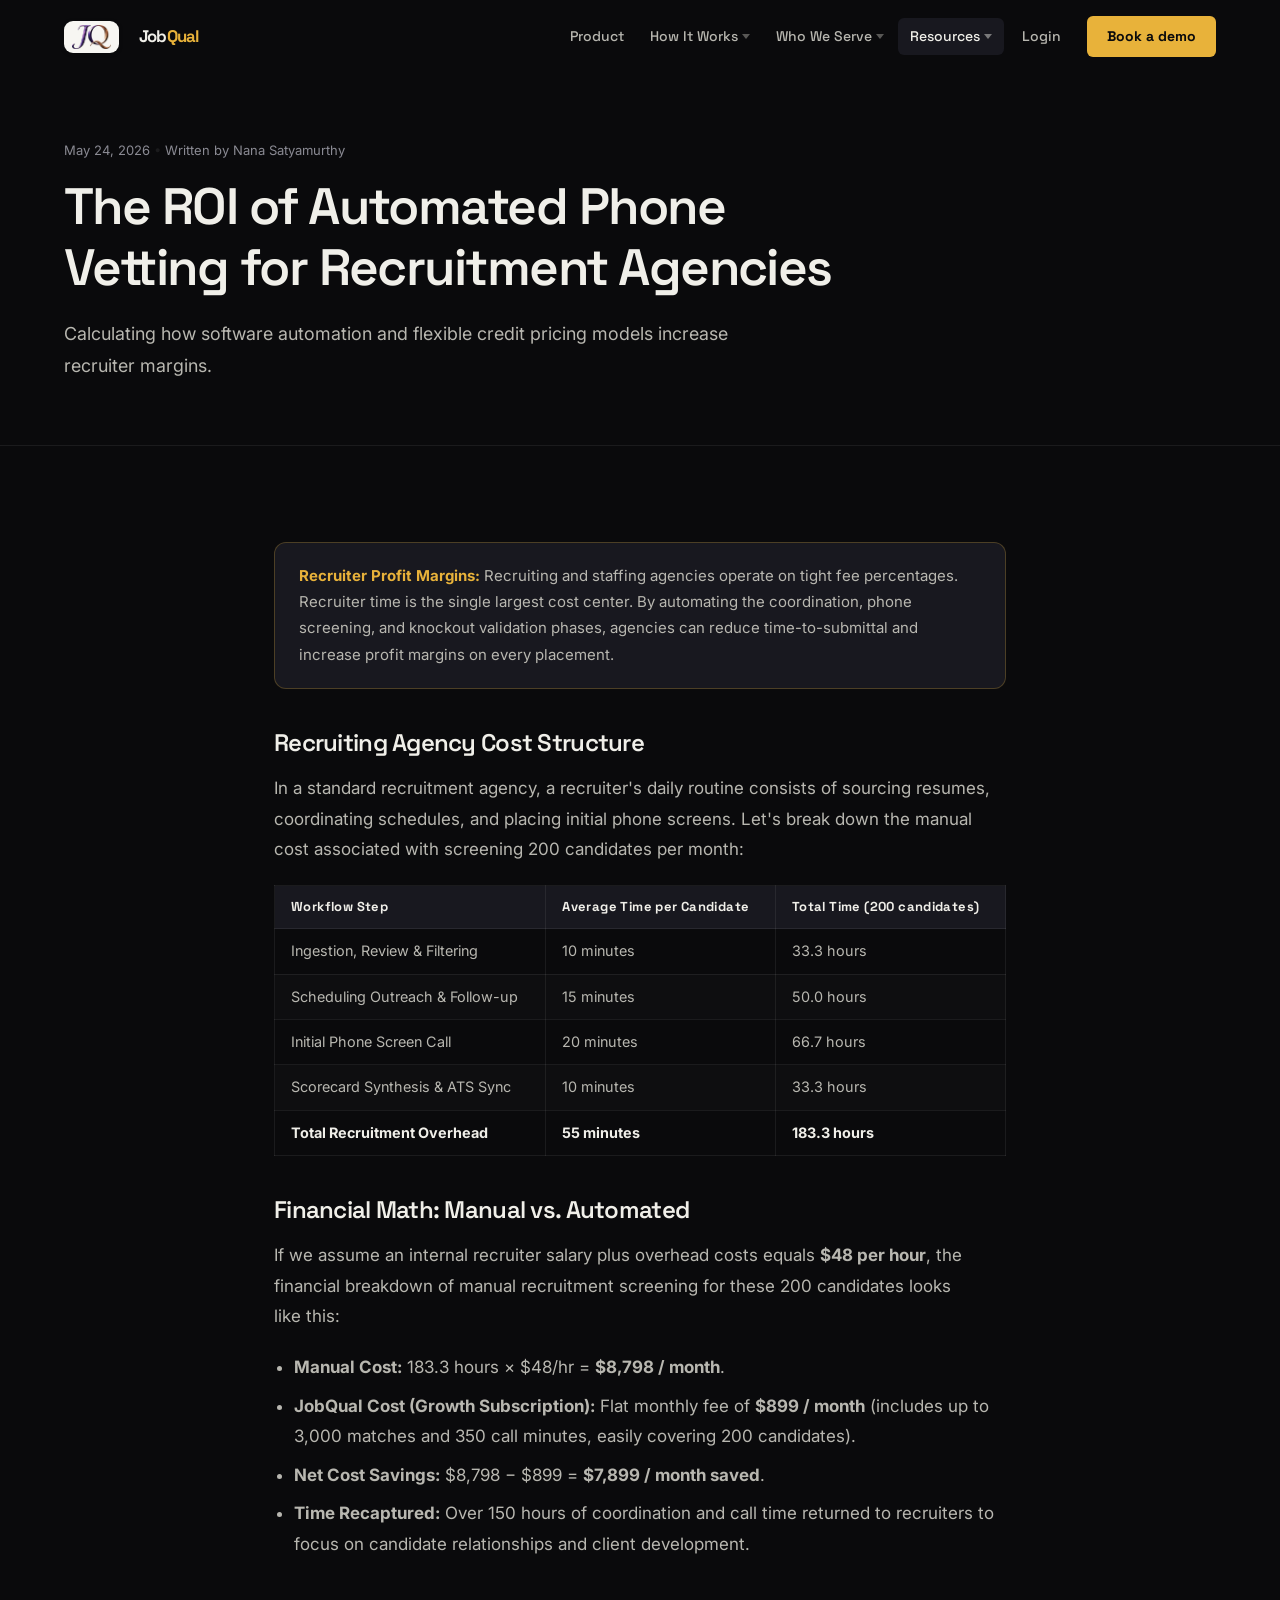
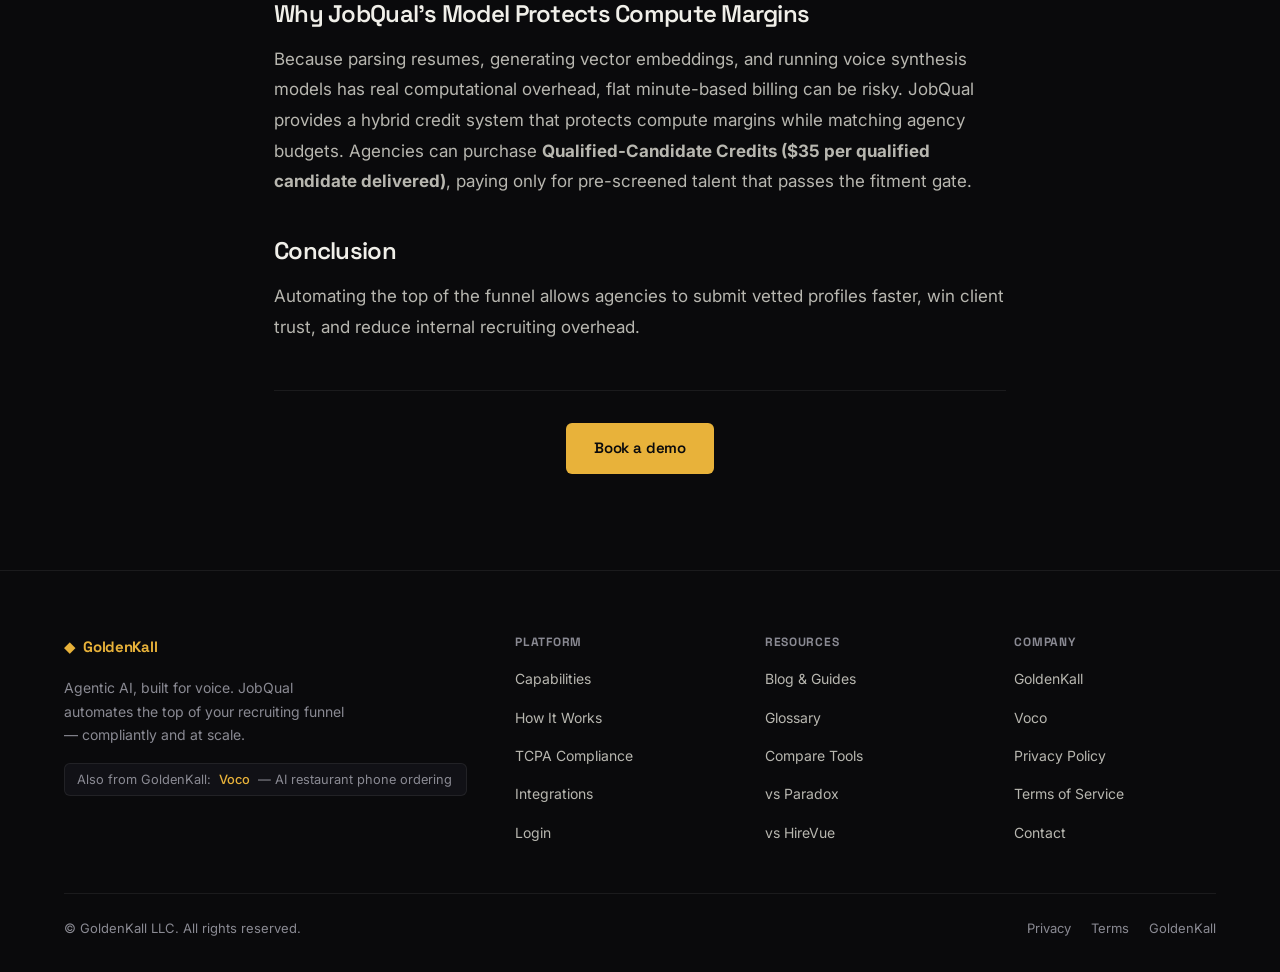
<file: blog/the-roi-of-automated-phone-screening-for-recruiting-agencies.html>
<!DOCTYPE html>
<html lang="en">
<head>
  <meta charset="UTF-8">
  <meta name="viewport" content="width=device-width, initial-scale=1.0">
  <title>The ROI of Automated Phone Screening for Recruiting Agencies | JobQual Blog</title>
  <meta name="description" content="Calculate the ROI of automating top-of-funnel phone screens. See how staffing agencies save hundreds of recruiter hours and thousands in labor costs.">
  <meta name="robots" content="index, follow">
  <link rel="canonical" href="https://jobqual.goldenkall.com/blog/the-roi-of-automated-phone-screening-for-recruiting-agencies.html">
  <link rel="icon" type="image/png" href="/assets/favicon.png">
  <link rel="preconnect" href="https://fonts.googleapis.com">
  <link rel="preconnect" href="https://fonts.gstatic.com" crossorigin>
  <link rel="stylesheet" href="/assets/site.css">
</head>
<body>

<!-- =========================================================================
     NAVIGATION
     ========================================================================= -->
<nav>
  <div class="container nav-content">
    <a href="/" class="nav-logo" aria-label="JobQual home">
      <span class="logo-plate"><img src="/assets/jobqual-logo.png" alt="" aria-hidden="true" class="logo-img"></span>
      <span class="logo-wordmark">Job<span>Qual</span></span>
    </a>
    <input type="checkbox" id="nav-toggle" class="nav-toggle" aria-hidden="true">
    <label for="nav-toggle" class="nav-toggle-label" aria-label="Toggle navigation">
      <span></span><span></span><span></span>
    </label>
    <div class="nav-links" role="navigation" aria-label="Main navigation">
      <a href="/" class="nav-link">Product</a>
      <div class="nav-dropdown">
        <span class="nav-link dropdown-trigger" role="button" tabindex="0">How It Works</span>
        <div class="dropdown-content">
          <a href="/#how-it-works">Screening Flow</a>
          <a href="/#features">Platform Capabilities</a>
          <a href="/#compliance">TCPA &amp; Compliance</a>
          <a href="/#integrations">ATS Integrations</a>
        </div>
      </div>
      <div class="nav-dropdown">
        <span class="nav-link dropdown-trigger" role="button" tabindex="0">Who We Serve</span>
        <div class="dropdown-content">
          <a href="/blog/the-roi-of-automated-phone-screening-for-recruiting-agencies.html" class="active">Recruiting Agencies</a>
          <a href="/compare/jobqual-vs-hirefirst.html">Corporate Talent Acquisition</a>
          <a href="/compare/jobqual-vs-gem.html">High-Growth Startups</a>
        </div>
      </div>
      <div class="nav-dropdown">
        <span class="nav-link active dropdown-trigger" role="button" tabindex="0">Resources</span>
        <div class="dropdown-content">
          <a href="/blog/">Blog &amp; Guides</a>
          <a href="/glossary/">Glossary</a>
          <a href="/compare/">Compare Tools</a>
        </div>
      </div>
      <a href="https://dash.jobqual.com" class="nav-login" rel="noopener">Login</a>
      <!-- CTA → booking page (Setmore/Google/MS Bookings) -->
      <a class="nav-cta btn-primary" href="https://goldenkall.setmore.com/team/5b0f65cb-817f-4f1e-b189-23244d238496?step=time-slot&amp;products=b90aa0de-65a2-455d-95a4-1a527f35811f%7C5759dce2-b79f-469e-a543-d8b3f57ef985&amp;type=service&amp;staff=5b0f65cb-817f-4f1e-b189-23244d238496&amp;staffSelected=false" target="_blank" rel="noopener" data-placeholder="booking">Book a demo</a>
    </div>
  </div>
</nav>

<!-- =========================================================================
     PAGE HERO
     ========================================================================= -->
<header class="page-hero">
  <div class="container">
    <div class="blog-meta" style="margin-bottom: var(--sp-4);">
      <span>May 24, 2026</span>
      <span style="color: var(--border);">•</span>
      <span>Written by Nana Satyamurthy</span>
    </div>
    <h1>The ROI of Automated Phone Vetting for Recruitment Agencies</h1>
    <p class="lede" style="margin-top: var(--sp-5);">Calculating how software automation and flexible credit pricing models increase recruiter margins.</p>
  </div>
</header>

<!-- =========================================================================
     ARTICLE BODY
     ========================================================================= -->
<section class="section">
  <div class="container container--narrow">

    <div class="tldr">
      <strong>Recruiter Profit Margins:</strong> Recruiting and staffing agencies operate on tight fee percentages. Recruiter time is the single largest cost center. By automating the coordination, phone screening, and knockout validation phases, agencies can reduce time-to-submittal and increase profit margins on every placement.
    </div>

    <div class="prose">
      <h2>Recruiting Agency Cost Structure</h2>
      <p>In a standard recruitment agency, a recruiter's daily routine consists of sourcing resumes, coordinating schedules, and placing initial phone screens. Let's break down the manual cost associated with screening 200 candidates per month:</p>
    </div>

    <table class="prose-table">
      <thead>
        <tr>
          <th>Workflow Step</th>
          <th>Average Time per Candidate</th>
          <th>Total Time (200 candidates)</th>
        </tr>
      </thead>
      <tbody>
        <tr>
          <td>Ingestion, Review &amp; Filtering</td>
          <td>10 minutes</td>
          <td>33.3 hours</td>
        </tr>
        <tr>
          <td>Scheduling Outreach &amp; Follow-up</td>
          <td>15 minutes</td>
          <td>50.0 hours</td>
        </tr>
        <tr>
          <td>Initial Phone Screen Call</td>
          <td>20 minutes</td>
          <td>66.7 hours</td>
        </tr>
        <tr>
          <td>Scorecard Synthesis &amp; ATS Sync</td>
          <td>10 minutes</td>
          <td>33.3 hours</td>
        </tr>
        <tr>
          <td><strong>Total Recruitment Overhead</strong></td>
          <td><strong>55 minutes</strong></td>
          <td><strong>183.3 hours</strong></td>
        </tr>
      </tbody>
    </table>

    <div class="prose">
      <h2>Financial Math: Manual vs. Automated</h2>
      <p>If we assume an internal recruiter salary plus overhead costs equals <strong>$48 per hour</strong>, the financial breakdown of manual recruitment screening for these 200 candidates looks like this:</p>
      <ul>
        <li><strong>Manual Cost:</strong> 183.3 hours × $48/hr = <strong>$8,798 / month</strong>.</li>
        <li><strong>JobQual Cost (Growth Subscription):</strong> Flat monthly fee of <strong>$899 / month</strong> (includes up to 3,000 matches and 350 call minutes, easily covering 200 candidates).</li>
        <li><strong>Net Cost Savings:</strong> $8,798 − $899 = <strong>$7,899 / month saved</strong>.</li>
        <li><strong>Time Recaptured:</strong> Over 150 hours of coordination and call time returned to recruiters to focus on candidate relationships and client development.</li>
      </ul>

      <h2>Why JobQual's Model Protects Compute Margins</h2>
      <p>Because parsing resumes, generating vector embeddings, and running voice synthesis models has real computational overhead, flat minute-based billing can be risky. JobQual provides a hybrid credit system that protects compute margins while matching agency budgets. Agencies can purchase <strong>Qualified-Candidate Credits ($35 per qualified candidate delivered)</strong>, paying only for pre-screened talent that passes the fitment gate.</p>

      <h2>Conclusion</h2>
      <p>Automating the top of the funnel allows agencies to submit vetted profiles faster, win client trust, and reduce internal recruiting overhead.</p>
    </div>

    <div style="margin-top: var(--sp-12); padding-top: var(--sp-8); border-top: 1px solid var(--border); text-align: center;">
      <!-- CTA → booking page (Setmore/Google/MS Bookings) -->
      <a class="btn btn-primary" href="https://goldenkall.setmore.com/team/5b0f65cb-817f-4f1e-b189-23244d238496?step=time-slot&amp;products=b90aa0de-65a2-455d-95a4-1a527f35811f%7C5759dce2-b79f-469e-a543-d8b3f57ef985&amp;type=service&amp;staff=5b0f65cb-817f-4f1e-b189-23244d238496&amp;staffSelected=false" target="_blank" rel="noopener" data-placeholder="booking">Book a demo</a>
    </div>

  </div>
</section>

<!-- =========================================================================
     FOOTER
     ========================================================================= -->
<footer class="site-footer" aria-label="Site footer">
  <div class="container">
    <div class="footer-grid">
      <div class="footer-brand">
        <div class="footer-gk"><span aria-hidden="true">◆</span> GoldenKall</div>
        <p class="footer-desc">Agentic AI, built for voice. JobQual automates the top of your recruiting funnel — compliantly and at scale.</p>
        <div class="footer-family-note">Also from GoldenKall: <a href="https://voco.goldenkall.com" target="_blank" rel="noopener">Voco</a> — AI restaurant phone ordering</div>
      </div>
      <div class="footer-col">
        <h4>Platform</h4>
        <ul>
          <li><a href="/#features">Capabilities</a></li>
          <li><a href="/#how-it-works">How It Works</a></li>
          <li><a href="/#compliance">TCPA Compliance</a></li>
          <li><a href="/#integrations">Integrations</a></li>
          <li><a href="https://dash.jobqual.com" rel="noopener">Login</a></li>
        </ul>
      </div>
      <div class="footer-col">
        <h4>Resources</h4>
        <ul>
          <li><a href="/blog/">Blog &amp; Guides</a></li>
          <li><a href="/glossary/">Glossary</a></li>
          <li><a href="/compare/">Compare Tools</a></li>
          <li><a href="/compare/jobqual-vs-paradox.html">vs Paradox</a></li>
          <li><a href="/compare/jobqual-vs-hirevue.html">vs HireVue</a></li>
        </ul>
      </div>
      <div class="footer-col">
        <h4>Company</h4>
        <ul>
          <li><a href="https://goldenkall.com" target="_blank" rel="noopener">GoldenKall</a></li>
          <li><a href="https://voco.goldenkall.com" target="_blank" rel="noopener">Voco</a></li>
          <li><a href="/privacy.html">Privacy Policy</a></li>
          <li><a href="/terms.html">Terms of Service</a></li>
          <li><a href="mailto:info@jobqual.goldenkall.com">Contact</a></li>
        </ul>
      </div>
    </div>
    <div class="footer-bottom">
      <p>© GoldenKall LLC. All rights reserved.</p>
      <div class="footer-bottom-links">
        <a href="/privacy.html">Privacy</a>
        <a href="/terms.html">Terms</a>
        <a href="https://goldenkall.com" target="_blank" rel="noopener">GoldenKall</a>
      </div>
    </div>
  </div>
</footer>

<script type="application/ld+json">
{
  "@context": "https://schema.org",
  "@type": "BlogPosting",
  "headline": "The ROI of Automated Phone Screening for Recruiting Agencies",
  "datePublished": "2026-05-24",
  "author": { "@type": "Person", "name": "Nana Satyamurthy" },
  "publisher": { "@id": "https://jobqual.goldenkall.com/#organization" },
  "description": "Calculate the ROI of automating top-of-funnel phone screens. See how staffing agencies save hundreds of recruiter hours and thousands in labor costs."
}
</script>
<script src="/assets/site.js"></script>
</body>
</html>
</file>
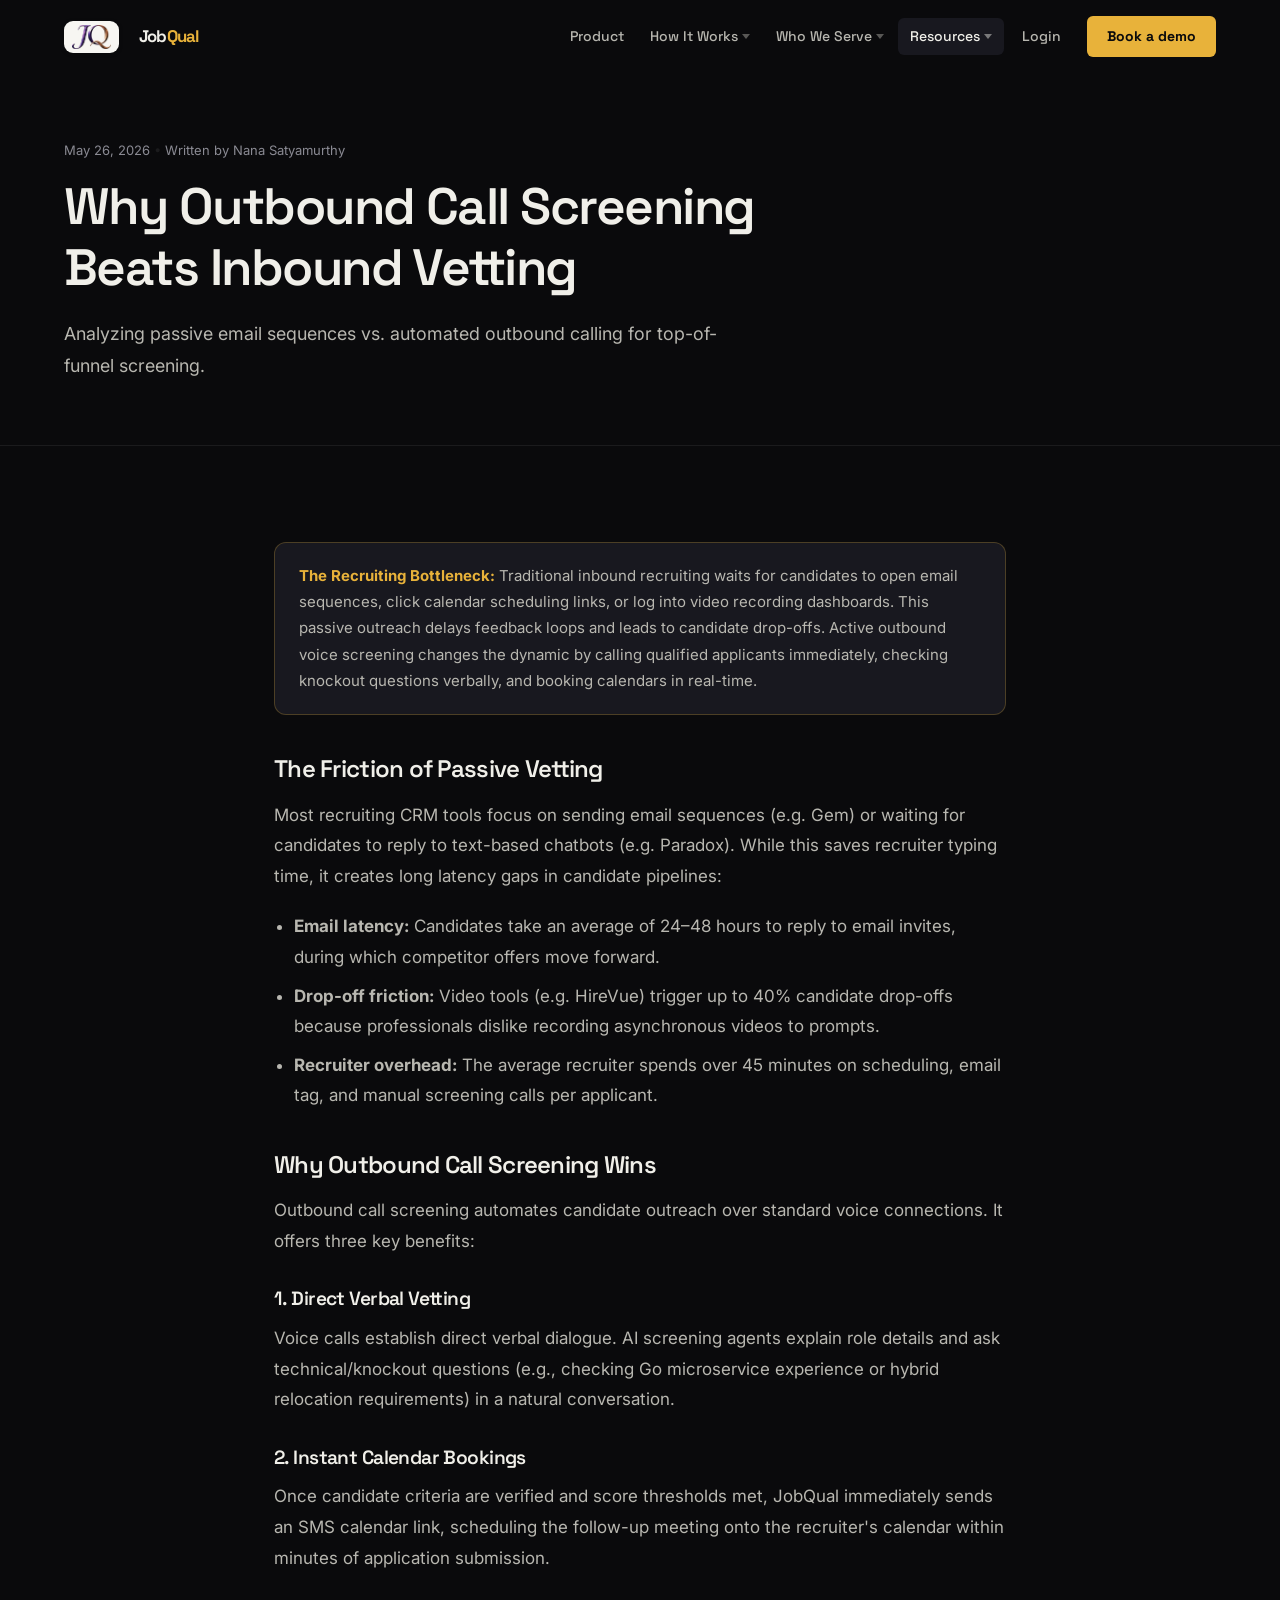
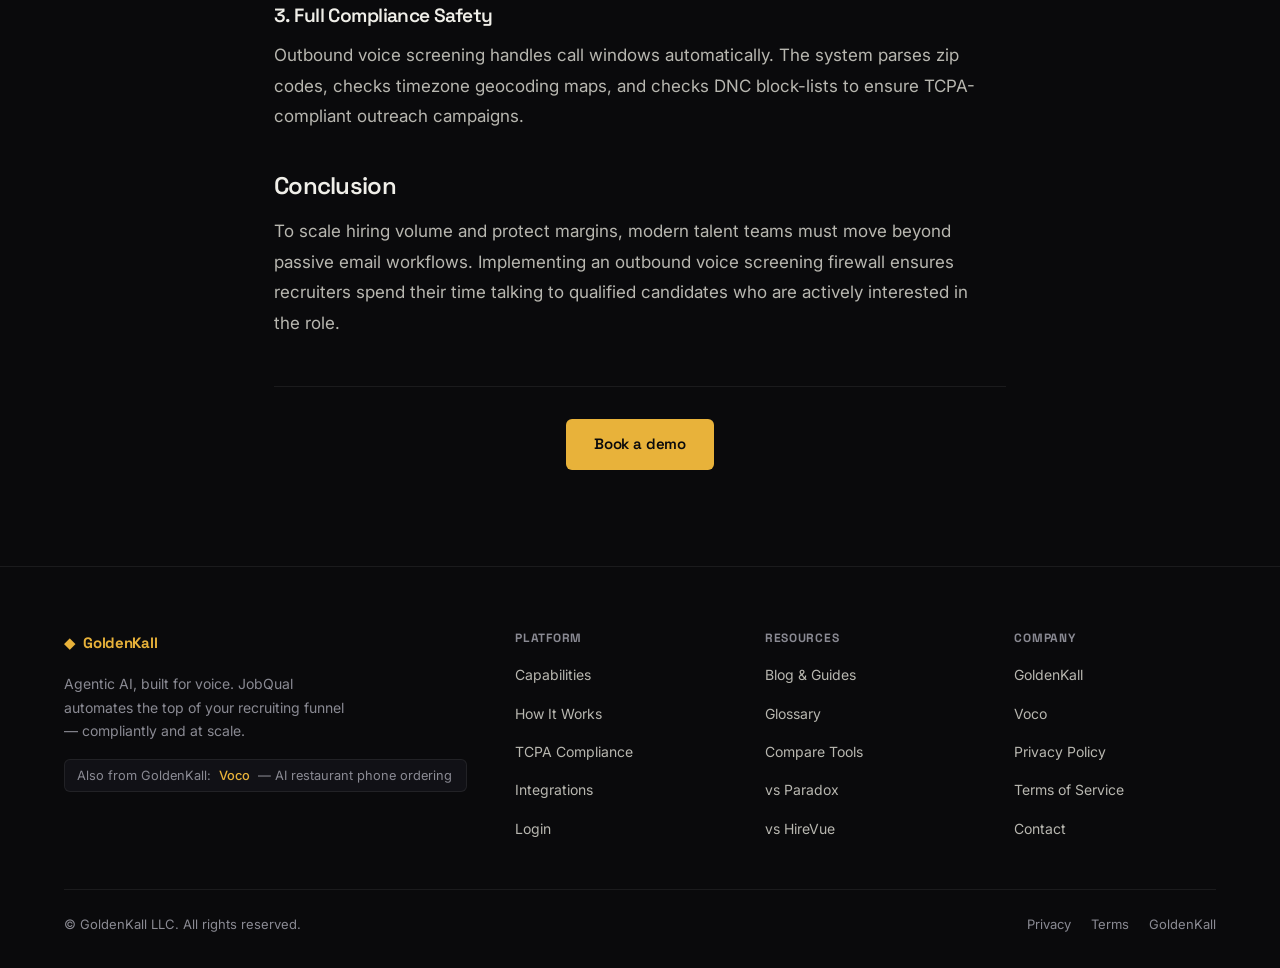
<file: blog/why-outbound-call-screening-beats-inbound-vetting.html>
<!DOCTYPE html>
<html lang="en">
<head>
  <meta charset="UTF-8">
  <meta name="viewport" content="width=device-width, initial-scale=1.0">
  <title>Why Outbound Call Screening Beats Inbound Vetting | JobQual Blog</title>
  <meta name="description" content="Read our analysis on why active outbound AI phone screening calls qualify candidates faster and reduce funnel drop-off compared to passive email follow-ups.">
  <meta name="robots" content="index, follow">
  <link rel="canonical" href="https://jobqual.goldenkall.com/blog/why-outbound-call-screening-beats-inbound-vetting.html">
  <link rel="icon" type="image/png" href="/assets/favicon.png">
  <link rel="preconnect" href="https://fonts.googleapis.com">
  <link rel="preconnect" href="https://fonts.gstatic.com" crossorigin>
  <link rel="stylesheet" href="/assets/site.css">
</head>
<body>

<!-- =========================================================================
     NAVIGATION
     ========================================================================= -->
<nav>
  <div class="container nav-content">
    <a href="/" class="nav-logo" aria-label="JobQual home">
      <span class="logo-plate"><img src="/assets/jobqual-logo.png" alt="" aria-hidden="true" class="logo-img"></span>
      <span class="logo-wordmark">Job<span>Qual</span></span>
    </a>
    <input type="checkbox" id="nav-toggle" class="nav-toggle" aria-hidden="true">
    <label for="nav-toggle" class="nav-toggle-label" aria-label="Toggle navigation">
      <span></span><span></span><span></span>
    </label>
    <div class="nav-links" role="navigation" aria-label="Main navigation">
      <a href="/" class="nav-link">Product</a>
      <div class="nav-dropdown">
        <span class="nav-link dropdown-trigger" role="button" tabindex="0">How It Works</span>
        <div class="dropdown-content">
          <a href="/#how-it-works">Screening Flow</a>
          <a href="/#features">Platform Capabilities</a>
          <a href="/#compliance">TCPA &amp; Compliance</a>
          <a href="/#integrations">ATS Integrations</a>
        </div>
      </div>
      <div class="nav-dropdown">
        <span class="nav-link dropdown-trigger" role="button" tabindex="0">Who We Serve</span>
        <div class="dropdown-content">
          <a href="/blog/the-roi-of-automated-phone-screening-for-recruiting-agencies.html">Recruiting Agencies</a>
          <a href="/compare/jobqual-vs-hirefirst.html">Corporate Talent Acquisition</a>
          <a href="/compare/jobqual-vs-gem.html">High-Growth Startups</a>
        </div>
      </div>
      <div class="nav-dropdown">
        <span class="nav-link active dropdown-trigger" role="button" tabindex="0">Resources</span>
        <div class="dropdown-content">
          <a href="/blog/">Blog &amp; Guides</a>
          <a href="/glossary/">Glossary</a>
          <a href="/compare/">Compare Tools</a>
        </div>
      </div>
      <a href="https://dash.jobqual.com" class="nav-login" rel="noopener">Login</a>
      <!-- CTA → booking page (Setmore/Google/MS Bookings) -->
      <a class="nav-cta btn-primary" href="https://goldenkall.setmore.com/team/5b0f65cb-817f-4f1e-b189-23244d238496?step=time-slot&amp;products=b90aa0de-65a2-455d-95a4-1a527f35811f%7C5759dce2-b79f-469e-a543-d8b3f57ef985&amp;type=service&amp;staff=5b0f65cb-817f-4f1e-b189-23244d238496&amp;staffSelected=false" target="_blank" rel="noopener" data-placeholder="booking">Book a demo</a>
    </div>
  </div>
</nav>

<!-- =========================================================================
     PAGE HERO
     ========================================================================= -->
<header class="page-hero">
  <div class="container">
    <div class="blog-meta" style="margin-bottom: var(--sp-4);">
      <span>May 26, 2026</span>
      <span style="color: var(--border);">•</span>
      <span>Written by Nana Satyamurthy</span>
    </div>
    <h1>Why Outbound Call Screening Beats Inbound Vetting</h1>
    <p class="lede" style="margin-top: var(--sp-5);">Analyzing passive email sequences vs. automated outbound calling for top-of-funnel screening.</p>
  </div>
</header>

<!-- =========================================================================
     ARTICLE BODY
     ========================================================================= -->
<section class="section">
  <div class="container container--narrow">

    <div class="tldr">
      <strong>The Recruiting Bottleneck:</strong> Traditional inbound recruiting waits for candidates to open email sequences, click calendar scheduling links, or log into video recording dashboards. This passive outreach delays feedback loops and leads to candidate drop-offs. Active outbound voice screening changes the dynamic by calling qualified applicants immediately, checking knockout questions verbally, and booking calendars in real-time.
    </div>

    <div class="prose">
      <h2>The Friction of Passive Vetting</h2>
      <p>Most recruiting CRM tools focus on sending email sequences (e.g. Gem) or waiting for candidates to reply to text-based chatbots (e.g. Paradox). While this saves recruiter typing time, it creates long latency gaps in candidate pipelines:</p>
      <ul>
        <li><strong>Email latency:</strong> Candidates take an average of 24–48 hours to reply to email invites, during which competitor offers move forward.</li>
        <li><strong>Drop-off friction:</strong> Video tools (e.g. HireVue) trigger up to 40% candidate drop-offs because professionals dislike recording asynchronous videos to prompts.</li>
        <li><strong>Recruiter overhead:</strong> The average recruiter spends over 45 minutes on scheduling, email tag, and manual screening calls per applicant.</li>
      </ul>

      <h2>Why Outbound Call Screening Wins</h2>
      <p>Outbound call screening automates candidate outreach over standard voice connections. It offers three key benefits:</p>

      <h3>1. Direct Verbal Vetting</h3>
      <p>Voice calls establish direct verbal dialogue. AI screening agents explain role details and ask technical/knockout questions (e.g., checking Go microservice experience or hybrid relocation requirements) in a natural conversation.</p>

      <h3>2. Instant Calendar Bookings</h3>
      <p>Once candidate criteria are verified and score thresholds met, JobQual immediately sends an SMS calendar link, scheduling the follow-up meeting onto the recruiter's calendar within minutes of application submission.</p>

      <h3>3. Full Compliance Safety</h3>
      <p>Outbound voice screening handles call windows automatically. The system parses zip codes, checks timezone geocoding maps, and checks DNC block-lists to ensure TCPA-compliant outreach campaigns.</p>

      <h2>Conclusion</h2>
      <p>To scale hiring volume and protect margins, modern talent teams must move beyond passive email workflows. Implementing an outbound voice screening firewall ensures recruiters spend their time talking to qualified candidates who are actively interested in the role.</p>
    </div>

    <div style="margin-top: var(--sp-12); padding-top: var(--sp-8); border-top: 1px solid var(--border); text-align: center;">
      <!-- CTA → booking page (Setmore/Google/MS Bookings) -->
      <a class="btn btn-primary" href="https://goldenkall.setmore.com/team/5b0f65cb-817f-4f1e-b189-23244d238496?step=time-slot&amp;products=b90aa0de-65a2-455d-95a4-1a527f35811f%7C5759dce2-b79f-469e-a543-d8b3f57ef985&amp;type=service&amp;staff=5b0f65cb-817f-4f1e-b189-23244d238496&amp;staffSelected=false" target="_blank" rel="noopener" data-placeholder="booking">Book a demo</a>
    </div>

  </div>
</section>

<!-- =========================================================================
     FOOTER
     ========================================================================= -->
<footer class="site-footer" aria-label="Site footer">
  <div class="container">
    <div class="footer-grid">
      <div class="footer-brand">
        <div class="footer-gk"><span aria-hidden="true">◆</span> GoldenKall</div>
        <p class="footer-desc">Agentic AI, built for voice. JobQual automates the top of your recruiting funnel — compliantly and at scale.</p>
        <div class="footer-family-note">Also from GoldenKall: <a href="https://voco.goldenkall.com" target="_blank" rel="noopener">Voco</a> — AI restaurant phone ordering</div>
      </div>
      <div class="footer-col">
        <h4>Platform</h4>
        <ul>
          <li><a href="/#features">Capabilities</a></li>
          <li><a href="/#how-it-works">How It Works</a></li>
          <li><a href="/#compliance">TCPA Compliance</a></li>
          <li><a href="/#integrations">Integrations</a></li>
          <li><a href="https://dash.jobqual.com" rel="noopener">Login</a></li>
        </ul>
      </div>
      <div class="footer-col">
        <h4>Resources</h4>
        <ul>
          <li><a href="/blog/">Blog &amp; Guides</a></li>
          <li><a href="/glossary/">Glossary</a></li>
          <li><a href="/compare/">Compare Tools</a></li>
          <li><a href="/compare/jobqual-vs-paradox.html">vs Paradox</a></li>
          <li><a href="/compare/jobqual-vs-hirevue.html">vs HireVue</a></li>
        </ul>
      </div>
      <div class="footer-col">
        <h4>Company</h4>
        <ul>
          <li><a href="https://goldenkall.com" target="_blank" rel="noopener">GoldenKall</a></li>
          <li><a href="https://voco.goldenkall.com" target="_blank" rel="noopener">Voco</a></li>
          <li><a href="/privacy.html">Privacy Policy</a></li>
          <li><a href="/terms.html">Terms of Service</a></li>
          <li><a href="mailto:info@jobqual.goldenkall.com">Contact</a></li>
        </ul>
      </div>
    </div>
    <div class="footer-bottom">
      <p>© GoldenKall LLC. All rights reserved.</p>
      <div class="footer-bottom-links">
        <a href="/privacy.html">Privacy</a>
        <a href="/terms.html">Terms</a>
        <a href="https://goldenkall.com" target="_blank" rel="noopener">GoldenKall</a>
      </div>
    </div>
  </div>
</footer>

<script type="application/ld+json">
{
  "@context": "https://schema.org",
  "@type": "BlogPosting",
  "headline": "Why Outbound Call Screening Beats Inbound Vetting",
  "datePublished": "2026-05-26",
  "author": { "@type": "Person", "name": "Nana Satyamurthy" },
  "publisher": { "@id": "https://jobqual.goldenkall.com/#organization" },
  "description": "Read our analysis on why active outbound AI phone screening calls qualify candidates faster and reduce funnel drop-off compared to passive email follow-ups."
}
</script>
<script src="/assets/site.js"></script>
</body>
</html>
</file>
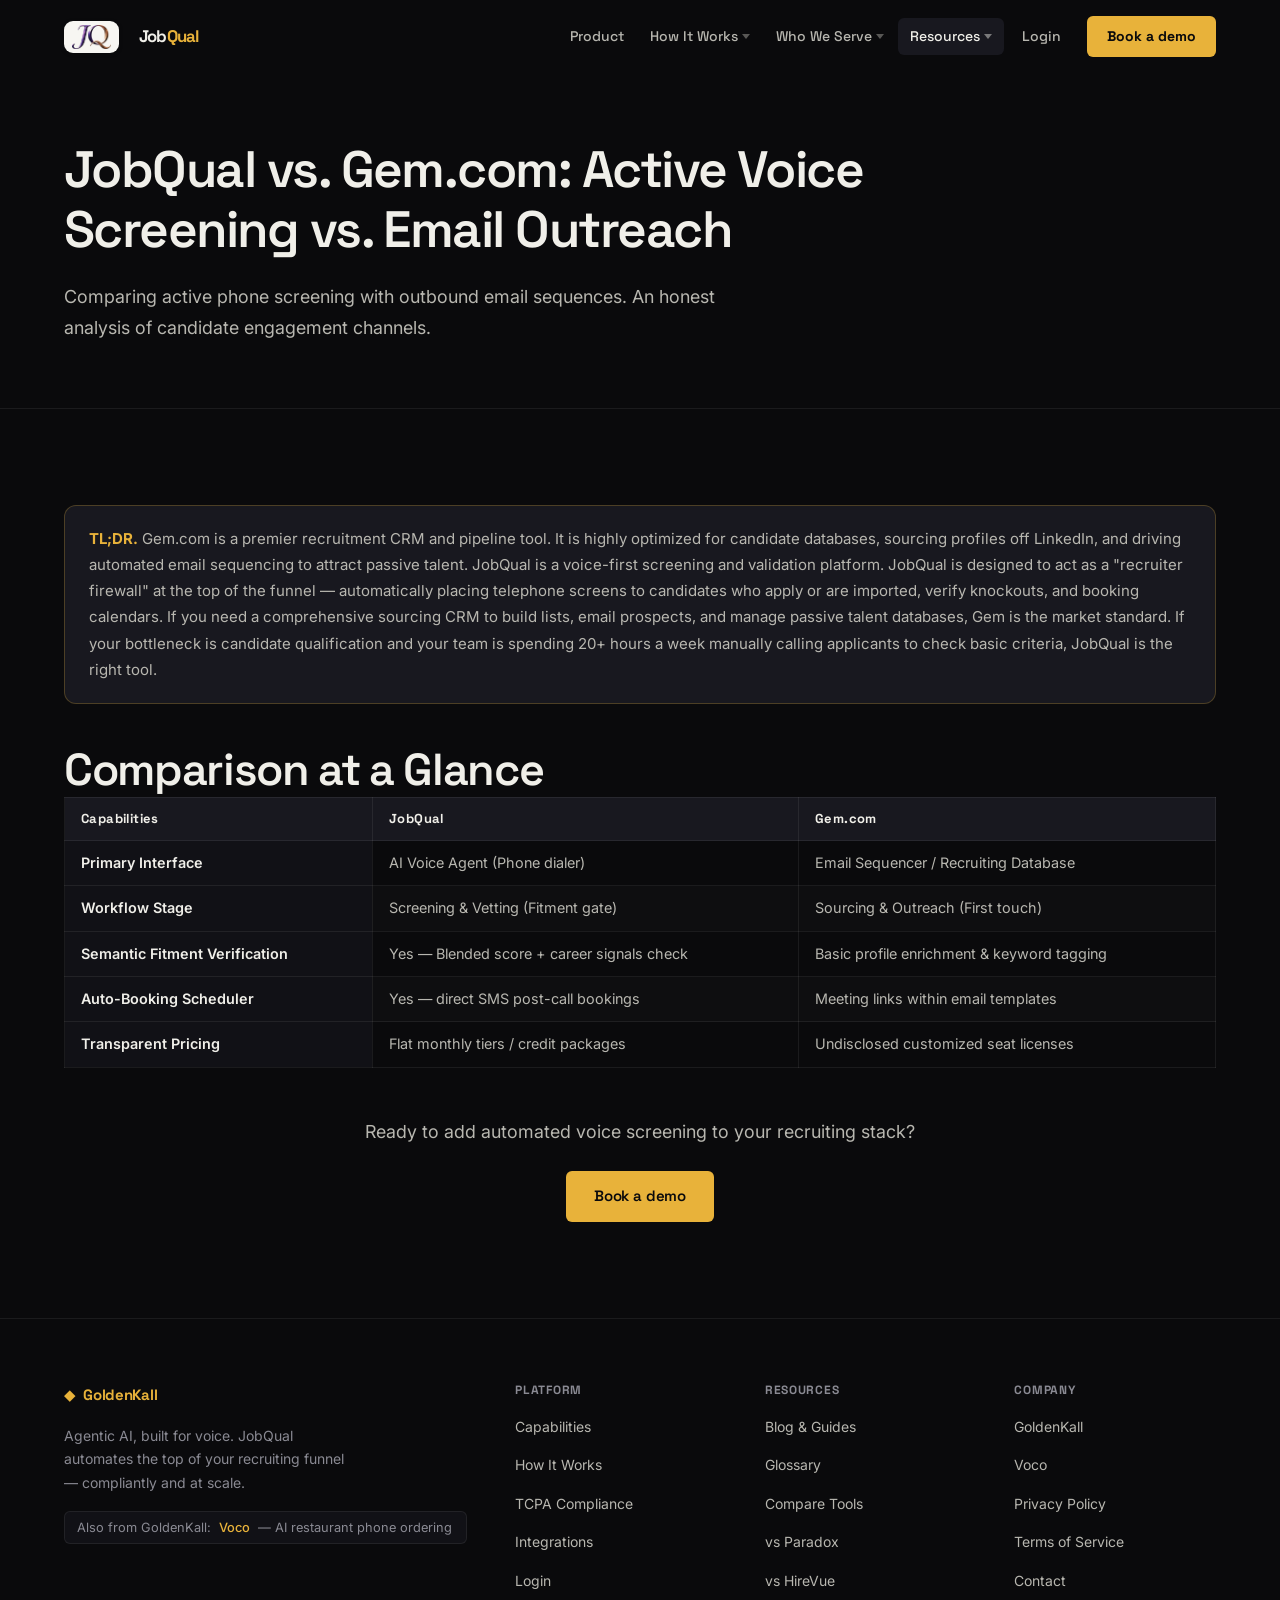
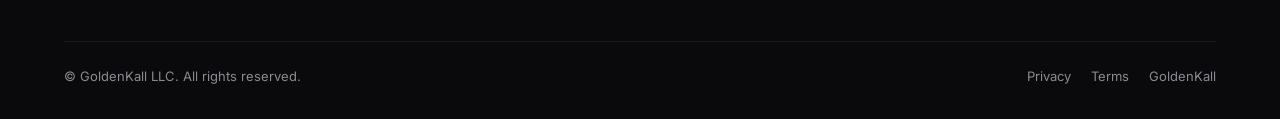
<file: compare/jobqual-vs-gem.html>
<!DOCTYPE html>
<html lang="en">
<head>
  <meta charset="UTF-8">
  <meta name="viewport" content="width=device-width, initial-scale=1.0">
  <title>JobQual vs. Gem.com | AI Phone Screening vs. Recruitment CRM Email Outbox</title>
  <meta name="description" content="Compare JobQual and Gem.com. Contrast voice screening playbooks and geocoded call outreach with Gem's passive email sourcing workflows and recruiting CRM database.">
  <meta name="robots" content="index, follow">
  <link rel="canonical" href="https://jobqual.goldenkall.com/compare/jobqual-vs-gem.html">
  <link rel="icon" type="image/png" href="/assets/favicon.png">
  <link rel="preconnect" href="https://fonts.googleapis.com">
  <link rel="preconnect" href="https://fonts.gstatic.com" crossorigin>
  <link rel="stylesheet" href="/assets/site.css">
</head>
<body>

<!-- =========================================================================
     NAVIGATION
     ========================================================================= -->
<nav>
  <div class="container nav-content">
    <a href="/" class="nav-logo" aria-label="JobQual home">
      <span class="logo-plate"><img src="/assets/jobqual-logo.png" alt="" aria-hidden="true" class="logo-img"></span>
      <span class="logo-wordmark">Job<span>Qual</span></span>
    </a>
    <input type="checkbox" id="nav-toggle" class="nav-toggle" aria-hidden="true">
    <label for="nav-toggle" class="nav-toggle-label" aria-label="Toggle navigation">
      <span></span><span></span><span></span>
    </label>
    <div class="nav-links" role="navigation" aria-label="Main navigation">
      <a href="/" class="nav-link">Product</a>
      <div class="nav-dropdown">
        <span class="nav-link dropdown-trigger" role="button" tabindex="0">How It Works</span>
        <div class="dropdown-content">
          <a href="/#how-it-works">Screening Flow</a>
          <a href="/#features">Platform Capabilities</a>
          <a href="/#compliance">TCPA &amp; Compliance</a>
          <a href="/#integrations">ATS Integrations</a>
        </div>
      </div>
      <div class="nav-dropdown">
        <span class="nav-link dropdown-trigger" role="button" tabindex="0">Who We Serve</span>
        <div class="dropdown-content">
          <a href="/blog/the-roi-of-automated-phone-screening-for-recruiting-agencies.html">Recruiting Agencies</a>
          <a href="/compare/jobqual-vs-hirefirst.html">Corporate Talent Acquisition</a>
          <a href="/compare/jobqual-vs-gem.html" class="active">High-Growth Startups</a>
        </div>
      </div>
      <div class="nav-dropdown">
        <span class="nav-link active dropdown-trigger" role="button" tabindex="0">Resources</span>
        <div class="dropdown-content">
          <a href="/blog/">Blog &amp; Guides</a>
          <a href="/glossary/">Glossary</a>
          <a href="/compare/">Compare Tools</a>
        </div>
      </div>
      <a href="https://dash.jobqual.com" class="nav-login" rel="noopener">Login</a>
      <!-- CTA → booking page (Setmore/Google/MS Bookings) -->
      <a class="nav-cta btn-primary" href="https://goldenkall.setmore.com/team/5b0f65cb-817f-4f1e-b189-23244d238496?step=time-slot&amp;products=b90aa0de-65a2-455d-95a4-1a527f35811f%7C5759dce2-b79f-469e-a543-d8b3f57ef985&amp;type=service&amp;staff=5b0f65cb-817f-4f1e-b189-23244d238496&amp;staffSelected=false" target="_blank" rel="noopener" data-placeholder="booking">Book a demo</a>
    </div>
  </div>
</nav>

<!-- =========================================================================
     PAGE HERO
     ========================================================================= -->
<header class="page-hero">
  <div class="container">
    <h1>JobQual vs. Gem.com: Active Voice Screening vs. Email Outreach</h1>
    <p class="lede" style="margin-top: var(--sp-5);">Comparing active phone screening with outbound email sequences. An honest analysis of candidate engagement channels.</p>
  </div>
</header>

<!-- =========================================================================
     CONTENT
     ========================================================================= -->
<section class="section">
  <div class="container">

    <div class="tldr">
      <strong>TL;DR.</strong> Gem.com is a premier recruitment CRM and pipeline tool. It is highly optimized for candidate databases, sourcing profiles off LinkedIn, and driving automated email sequencing to attract passive talent. JobQual is a voice-first screening and validation platform. JobQual is designed to act as a "recruiter firewall" at the top of the funnel — automatically placing telephone screens to candidates who apply or are imported, verify knockouts, and booking calendars. If you need a comprehensive sourcing CRM to build lists, email prospects, and manage passive talent databases, Gem is the market standard. If your bottleneck is candidate qualification and your team is spending 20+ hours a week manually calling applicants to check basic criteria, JobQual is the right tool.
    </div>

    <h2>Comparison at a Glance</h2>
    <table class="prose-table">
      <thead>
        <tr>
          <th>Capabilities</th>
          <th>JobQual</th>
          <th>Gem.com</th>
        </tr>
      </thead>
      <tbody>
        <tr>
          <th>Primary Interface</th>
          <td>AI Voice Agent (Phone dialer)</td>
          <td>Email Sequencer / Recruiting Database</td>
        </tr>
        <tr>
          <th>Workflow Stage</th>
          <td>Screening &amp; Vetting (Fitment gate)</td>
          <td>Sourcing &amp; Outreach (First touch)</td>
        </tr>
        <tr>
          <th>Semantic Fitment Verification</th>
          <td>Yes — Blended score + career signals check</td>
          <td>Basic profile enrichment &amp; keyword tagging</td>
        </tr>
        <tr>
          <th>Auto-Booking Scheduler</th>
          <td>Yes — direct SMS post-call bookings</td>
          <td>Meeting links within email templates</td>
        </tr>
        <tr>
          <th>Transparent Pricing</th>
          <td>Flat monthly tiers / credit packages</td>
          <td>Undisclosed customized seat licenses</td>
        </tr>
      </tbody>
    </table>

    <div class="cta-block" style="margin-top: var(--sp-12);">
      <p class="lede" style="margin-bottom: var(--sp-6);">Ready to add automated voice screening to your recruiting stack?</p>
      <!-- CTA → booking page (Setmore/Google/MS Bookings) -->
      <a class="btn btn-primary" href="https://goldenkall.setmore.com/team/5b0f65cb-817f-4f1e-b189-23244d238496?step=time-slot&amp;products=b90aa0de-65a2-455d-95a4-1a527f35811f%7C5759dce2-b79f-469e-a543-d8b3f57ef985&amp;type=service&amp;staff=5b0f65cb-817f-4f1e-b189-23244d238496&amp;staffSelected=false" target="_blank" rel="noopener" data-placeholder="booking">Book a demo</a>
    </div>

  </div>
</section>

<!-- =========================================================================
     FOOTER
     ========================================================================= -->
<footer class="site-footer" aria-label="Site footer">
  <div class="container">
    <div class="footer-grid">
      <div class="footer-brand">
        <div class="footer-gk"><span aria-hidden="true">◆</span> GoldenKall</div>
        <p class="footer-desc">Agentic AI, built for voice. JobQual automates the top of your recruiting funnel — compliantly and at scale.</p>
        <div class="footer-family-note">Also from GoldenKall: <a href="https://voco.goldenkall.com" target="_blank" rel="noopener">Voco</a> — AI restaurant phone ordering</div>
      </div>
      <div class="footer-col">
        <h4>Platform</h4>
        <ul>
          <li><a href="/#features">Capabilities</a></li>
          <li><a href="/#how-it-works">How It Works</a></li>
          <li><a href="/#compliance">TCPA Compliance</a></li>
          <li><a href="/#integrations">Integrations</a></li>
          <li><a href="https://dash.jobqual.com" rel="noopener">Login</a></li>
        </ul>
      </div>
      <div class="footer-col">
        <h4>Resources</h4>
        <ul>
          <li><a href="/blog/">Blog &amp; Guides</a></li>
          <li><a href="/glossary/">Glossary</a></li>
          <li><a href="/compare/">Compare Tools</a></li>
          <li><a href="/compare/jobqual-vs-paradox.html">vs Paradox</a></li>
          <li><a href="/compare/jobqual-vs-hirevue.html">vs HireVue</a></li>
        </ul>
      </div>
      <div class="footer-col">
        <h4>Company</h4>
        <ul>
          <li><a href="https://goldenkall.com" target="_blank" rel="noopener">GoldenKall</a></li>
          <li><a href="https://voco.goldenkall.com" target="_blank" rel="noopener">Voco</a></li>
          <li><a href="/privacy.html">Privacy Policy</a></li>
          <li><a href="/terms.html">Terms of Service</a></li>
          <li><a href="mailto:info@jobqual.goldenkall.com">Contact</a></li>
        </ul>
      </div>
    </div>
    <div class="footer-bottom">
      <p>© GoldenKall LLC. All rights reserved.</p>
      <div class="footer-bottom-links">
        <a href="/privacy.html">Privacy</a>
        <a href="/terms.html">Terms</a>
        <a href="https://goldenkall.com" target="_blank" rel="noopener">GoldenKall</a>
      </div>
    </div>
  </div>
</footer>

<script src="/assets/site.js"></script>
</body>
</html>
</file>
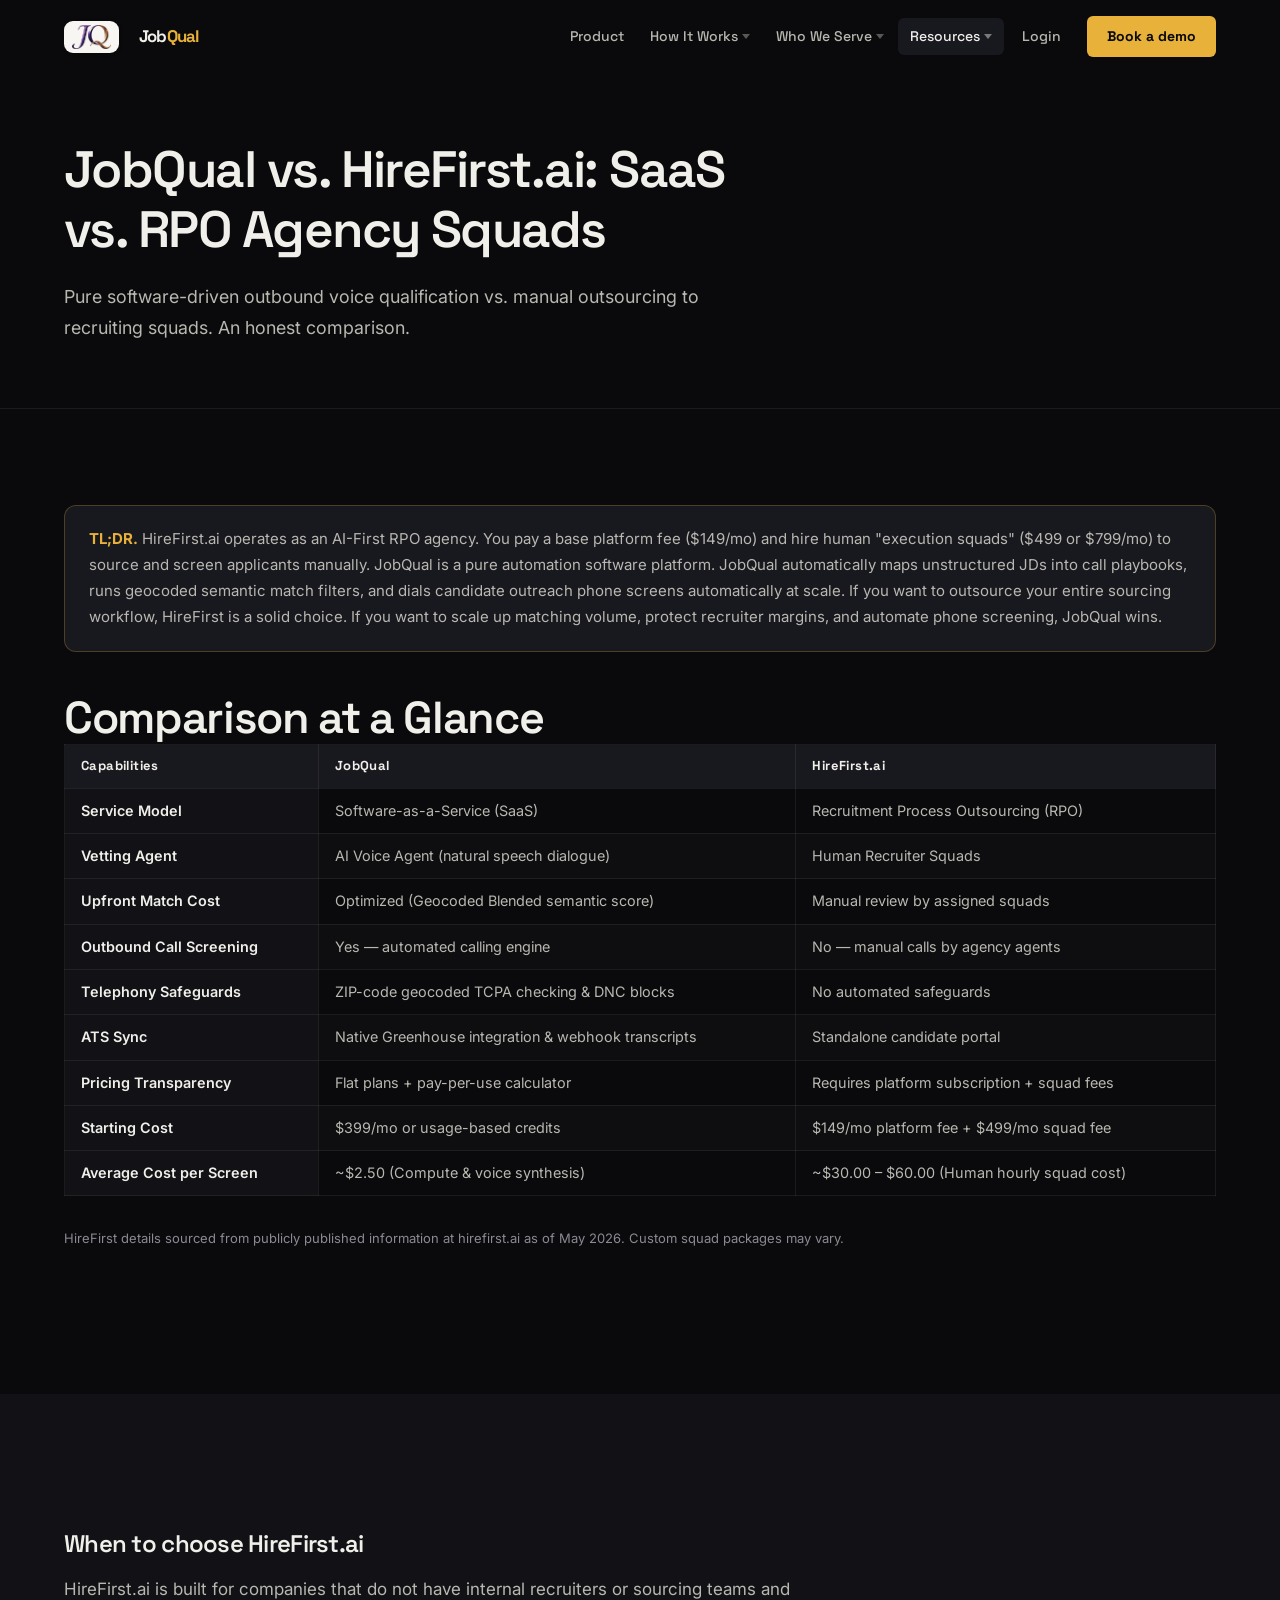
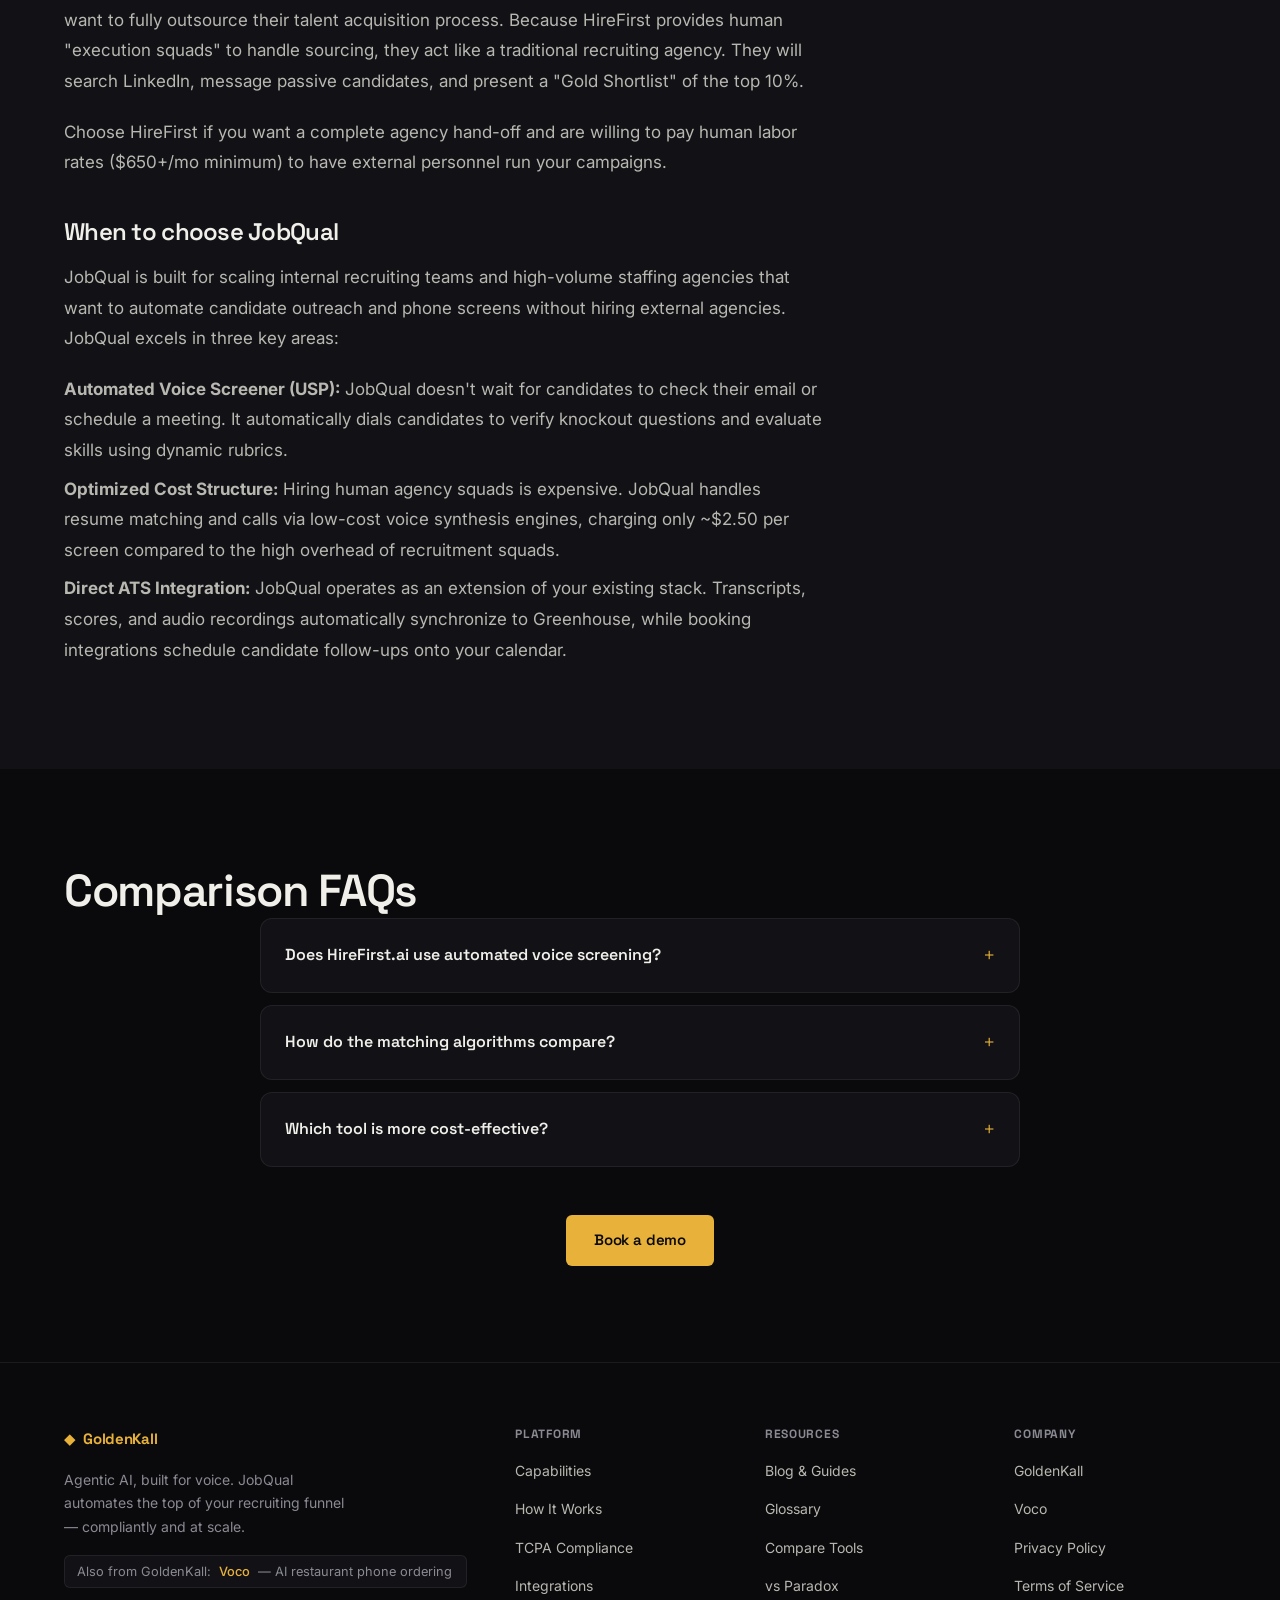
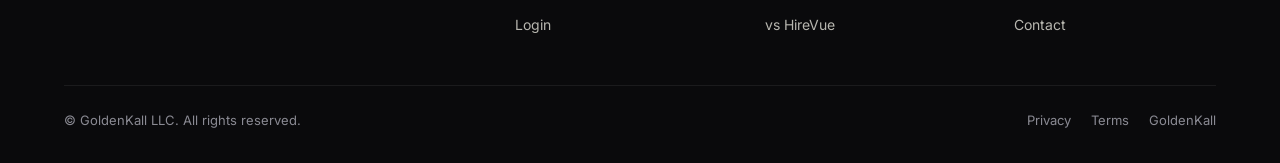
<file: compare/jobqual-vs-hirefirst.html>
<!DOCTYPE html>
<html lang="en">
<head>
  <meta charset="UTF-8">
  <meta name="viewport" content="width=device-width, initial-scale=1.0">
  <title>JobQual vs. HireFirst.ai | Automated AI Vetting vs. Recruiting Agency Squads</title>
  <meta name="description" content="Detailed comparison of JobQual and HireFirst.ai. Contrast automated voice screening and semantic matching software with manual RPO execution squads.">
  <meta name="robots" content="index, follow">
  <link rel="canonical" href="https://jobqual.goldenkall.com/compare/jobqual-vs-hirefirst.html">
  <link rel="icon" type="image/png" href="/assets/favicon.png">
  <link rel="preconnect" href="https://fonts.googleapis.com">
  <link rel="preconnect" href="https://fonts.gstatic.com" crossorigin>
  <link rel="stylesheet" href="/assets/site.css">
</head>
<body>

<!-- =========================================================================
     NAVIGATION
     ========================================================================= -->
<nav>
  <div class="container nav-content">
    <a href="/" class="nav-logo" aria-label="JobQual home">
      <span class="logo-plate"><img src="/assets/jobqual-logo.png" alt="" aria-hidden="true" class="logo-img"></span>
      <span class="logo-wordmark">Job<span>Qual</span></span>
    </a>
    <input type="checkbox" id="nav-toggle" class="nav-toggle" aria-hidden="true">
    <label for="nav-toggle" class="nav-toggle-label" aria-label="Toggle navigation">
      <span></span><span></span><span></span>
    </label>
    <div class="nav-links" role="navigation" aria-label="Main navigation">
      <a href="/" class="nav-link">Product</a>
      <div class="nav-dropdown">
        <span class="nav-link dropdown-trigger" role="button" tabindex="0">How It Works</span>
        <div class="dropdown-content">
          <a href="/#how-it-works">Screening Flow</a>
          <a href="/#features">Platform Capabilities</a>
          <a href="/#compliance">TCPA &amp; Compliance</a>
          <a href="/#integrations">ATS Integrations</a>
        </div>
      </div>
      <div class="nav-dropdown">
        <span class="nav-link dropdown-trigger" role="button" tabindex="0">Who We Serve</span>
        <div class="dropdown-content">
          <a href="/blog/the-roi-of-automated-phone-screening-for-recruiting-agencies.html">Recruiting Agencies</a>
          <a href="/compare/jobqual-vs-hirefirst.html" class="active">Corporate Talent Acquisition</a>
          <a href="/compare/jobqual-vs-gem.html">High-Growth Startups</a>
        </div>
      </div>
      <div class="nav-dropdown">
        <span class="nav-link active dropdown-trigger" role="button" tabindex="0">Resources</span>
        <div class="dropdown-content">
          <a href="/blog/">Blog &amp; Guides</a>
          <a href="/glossary/">Glossary</a>
          <a href="/compare/">Compare Tools</a>
        </div>
      </div>
      <a href="https://dash.jobqual.com" class="nav-login" rel="noopener">Login</a>
      <!-- CTA → booking page (Setmore/Google/MS Bookings) -->
      <a class="nav-cta btn-primary" href="https://goldenkall.setmore.com/team/5b0f65cb-817f-4f1e-b189-23244d238496?step=time-slot&amp;products=b90aa0de-65a2-455d-95a4-1a527f35811f%7C5759dce2-b79f-469e-a543-d8b3f57ef985&amp;type=service&amp;staff=5b0f65cb-817f-4f1e-b189-23244d238496&amp;staffSelected=false" target="_blank" rel="noopener" data-placeholder="booking">Book a demo</a>
    </div>
  </div>
</nav>

<!-- =========================================================================
     PAGE HERO
     ========================================================================= -->
<header class="page-hero">
  <div class="container">
    <h1>JobQual vs. HireFirst.ai: SaaS vs. RPO Agency Squads</h1>
    <p class="lede" style="margin-top: var(--sp-5);">Pure software-driven outbound voice qualification vs. manual outsourcing to recruiting squads. An honest comparison.</p>
  </div>
</header>

<!-- =========================================================================
     CONTENT
     ========================================================================= -->
<section class="section">
  <div class="container">

    <div class="tldr">
      <strong>TL;DR.</strong> HireFirst.ai operates as an AI-First RPO agency. You pay a base platform fee ($149/mo) and hire human "execution squads" ($499 or $799/mo) to source and screen applicants manually. JobQual is a pure automation software platform. JobQual automatically maps unstructured JDs into call playbooks, runs geocoded semantic match filters, and dials candidate outreach phone screens automatically at scale. If you want to outsource your entire sourcing workflow, HireFirst is a solid choice. If you want to scale up matching volume, protect recruiter margins, and automate phone screening, JobQual wins.
    </div>

    <h2>Comparison at a Glance</h2>
    <table class="prose-table">
      <thead>
        <tr>
          <th>Capabilities</th>
          <th>JobQual</th>
          <th>HireFirst.ai</th>
        </tr>
      </thead>
      <tbody>
        <tr>
          <th>Service Model</th>
          <td>Software-as-a-Service (SaaS)</td>
          <td>Recruitment Process Outsourcing (RPO)</td>
        </tr>
        <tr>
          <th>Vetting Agent</th>
          <td>AI Voice Agent (natural speech dialogue)</td>
          <td>Human Recruiter Squads</td>
        </tr>
        <tr>
          <th>Upfront Match Cost</th>
          <td>Optimized (Geocoded Blended semantic score)</td>
          <td>Manual review by assigned squads</td>
        </tr>
        <tr>
          <th>Outbound Call Screening</th>
          <td>Yes — automated calling engine</td>
          <td>No — manual calls by agency agents</td>
        </tr>
        <tr>
          <th>Telephony Safeguards</th>
          <td>ZIP-code geocoded TCPA checking &amp; DNC blocks</td>
          <td>No automated safeguards</td>
        </tr>
        <tr>
          <th>ATS Sync</th>
          <td>Native Greenhouse integration &amp; webhook transcripts</td>
          <td>Standalone candidate portal</td>
        </tr>
        <tr>
          <th>Pricing Transparency</th>
          <td>Flat plans + pay-per-use calculator</td>
          <td>Requires platform subscription + squad fees</td>
        </tr>
        <tr>
          <th>Starting Cost</th>
          <td>$399/mo or usage-based credits</td>
          <td>$149/mo platform fee + $499/mo squad fee</td>
        </tr>
        <tr>
          <th>Average Cost per Screen</th>
          <td>~$2.50 (Compute &amp; voice synthesis)</td>
          <td>~$30.00 – $60.00 (Human hourly squad cost)</td>
        </tr>
      </tbody>
    </table>

    <p style="font-size: 0.8125rem; color: var(--text-muted); margin-top: var(--sp-2); margin-bottom: var(--sp-12);">HireFirst details sourced from publicly published information at hirefirst.ai as of May 2026. Custom squad packages may vary.</p>

  </div>
</section>

<!-- =========================================================================
     DETAILED BREAKDOWN
     ========================================================================= -->
<section class="section section-alt" aria-labelledby="breakdown-heading">
  <div class="container">
    <div class="prose" style="max-width: 760px;">
      <h2 id="breakdown-heading">When to choose HireFirst.ai</h2>
      <p>HireFirst.ai is built for companies that do not have internal recruiters or sourcing teams and want to fully outsource their talent acquisition process. Because HireFirst provides human "execution squads" to handle sourcing, they act like a traditional recruiting agency. They will search LinkedIn, message passive candidates, and present a "Gold Shortlist" of the top 10%.</p>
      <p>Choose HireFirst if you want a complete agency hand-off and are willing to pay human labor rates ($650+/mo minimum) to have external personnel run your campaigns.</p>

      <h2>When to choose JobQual</h2>
      <p>JobQual is built for scaling internal recruiting teams and high-volume staffing agencies that want to automate candidate outreach and phone screens without hiring external agencies. JobQual excels in three key areas:</p>
      <ol>
        <li><strong>Automated Voice Screener (USP):</strong> JobQual doesn't wait for candidates to check their email or schedule a meeting. It automatically dials candidates to verify knockout questions and evaluate skills using dynamic rubrics.</li>
        <li><strong>Optimized Cost Structure:</strong> Hiring human agency squads is expensive. JobQual handles resume matching and calls via low-cost voice synthesis engines, charging only ~$2.50 per screen compared to the high overhead of recruitment squads.</li>
        <li><strong>Direct ATS Integration:</strong> JobQual operates as an extension of your existing stack. Transcripts, scores, and audio recordings automatically synchronize to Greenhouse, while booking integrations schedule candidate follow-ups onto your calendar.</li>
      </ol>
    </div>
  </div>
</section>

<!-- =========================================================================
     FAQ
     ========================================================================= -->
<section class="section" aria-labelledby="faq-heading">
  <div class="container">
    <h2 id="faq-heading">Comparison FAQs</h2>
    <div class="faq-list">
      <details>
        <summary>Does HireFirst.ai use automated voice screening?</summary>
        <p>No. HireFirst.ai utilizes human "squads" to conduct manual screens. JobQual uses custom AI voice dialogue agents that integrate geocoded calling windows, compliance engines, and automated calendar bookings to qualify candidates directly on the phone.</p>
      </details>
      <details>
        <summary>How do the matching algorithms compare?</summary>
        <p>HireFirst relies on recruiters to manually screen profiles. JobQual utilizes a <strong>Blended Semantic Matching Engine</strong>. It processes candidate resumes against job descriptions, combining a 70% whole-resume context score, 25% section-best score, 5% location bonus (using Haversine distance), and career signals (tenure, relocation propensity) to rank candidates automatically.</p>
      </details>
      <details>
        <summary>Which tool is more cost-effective?</summary>
        <p>For a team screening 200 candidates per month, HireFirst.ai squad fees would exceed $648/mo, and their manual capacity is capped. JobQual would cost roughly $500 for the same volume (under our Growth plan or Credit model), with infinite concurrent calling capacity.</p>
      </details>
    </div>

    <div style="margin-top: var(--sp-12); text-align: center;">
      <!-- CTA → booking page (Setmore/Google/MS Bookings) -->
      <a class="btn btn-primary" href="https://goldenkall.setmore.com/team/5b0f65cb-817f-4f1e-b189-23244d238496?step=time-slot&amp;products=b90aa0de-65a2-455d-95a4-1a527f35811f%7C5759dce2-b79f-469e-a543-d8b3f57ef985&amp;type=service&amp;staff=5b0f65cb-817f-4f1e-b189-23244d238496&amp;staffSelected=false" target="_blank" rel="noopener" data-placeholder="booking">Book a demo</a>
    </div>
  </div>
</section>

<!-- =========================================================================
     FOOTER
     ========================================================================= -->
<footer class="site-footer" aria-label="Site footer">
  <div class="container">
    <div class="footer-grid">
      <div class="footer-brand">
        <div class="footer-gk"><span aria-hidden="true">◆</span> GoldenKall</div>
        <p class="footer-desc">Agentic AI, built for voice. JobQual automates the top of your recruiting funnel — compliantly and at scale.</p>
        <div class="footer-family-note">Also from GoldenKall: <a href="https://voco.goldenkall.com" target="_blank" rel="noopener">Voco</a> — AI restaurant phone ordering</div>
      </div>
      <div class="footer-col">
        <h4>Platform</h4>
        <ul>
          <li><a href="/#features">Capabilities</a></li>
          <li><a href="/#how-it-works">How It Works</a></li>
          <li><a href="/#compliance">TCPA Compliance</a></li>
          <li><a href="/#integrations">Integrations</a></li>
          <li><a href="https://dash.jobqual.com" rel="noopener">Login</a></li>
        </ul>
      </div>
      <div class="footer-col">
        <h4>Resources</h4>
        <ul>
          <li><a href="/blog/">Blog &amp; Guides</a></li>
          <li><a href="/glossary/">Glossary</a></li>
          <li><a href="/compare/">Compare Tools</a></li>
          <li><a href="/compare/jobqual-vs-paradox.html">vs Paradox</a></li>
          <li><a href="/compare/jobqual-vs-hirevue.html">vs HireVue</a></li>
        </ul>
      </div>
      <div class="footer-col">
        <h4>Company</h4>
        <ul>
          <li><a href="https://goldenkall.com" target="_blank" rel="noopener">GoldenKall</a></li>
          <li><a href="https://voco.goldenkall.com" target="_blank" rel="noopener">Voco</a></li>
          <li><a href="/privacy.html">Privacy Policy</a></li>
          <li><a href="/terms.html">Terms of Service</a></li>
          <li><a href="mailto:info@jobqual.goldenkall.com">Contact</a></li>
        </ul>
      </div>
    </div>
    <div class="footer-bottom">
      <p>© GoldenKall LLC. All rights reserved.</p>
      <div class="footer-bottom-links">
        <a href="/privacy.html">Privacy</a>
        <a href="/terms.html">Terms</a>
        <a href="https://goldenkall.com" target="_blank" rel="noopener">GoldenKall</a>
      </div>
    </div>
  </div>
</footer>

<script type="application/ld+json">
{
  "@context": "https://schema.org",
  "@type": "FAQPage",
  "about": [
    { "@type": "Product", "name": "JobQual", "brand": { "@id": "https://jobqual.goldenkall.com/#organization" } },
    { "@type": "Product", "name": "HireFirst.ai" }
  ],
  "mainEntity": [
    {
      "@type": "Question",
      "name": "Does HireFirst.ai use automated voice screening?",
      "acceptedAnswer": { "@type": "Answer", "text": "No. HireFirst.ai utilizes human squads to conduct manual screens. JobQual uses custom AI voice dialogue agents that integrate geocoded calling windows, compliance engines, and automated bookings." }
    },
    {
      "@type": "Question",
      "name": "How do the matching algorithms compare?",
      "acceptedAnswer": { "@type": "Answer", "text": "HireFirst relies on human recruiters. JobQual utilizes a Blended Semantic Matching Engine that scores candidates based on whole-resume context, section-best context, geocoded distance, and career tenure signals." }
    },
    {
      "@type": "Question",
      "name": "Which tool is more cost-effective?",
      "acceptedAnswer": { "@type": "Answer", "text": "JobQual is significantly more cost-effective for high-volume pipelines, charging on a software license or usage credits, which cuts human agency squad overhead by over 80%." }
    }
  ]
}
</script>
<script src="/assets/site.js"></script>
</body>
</html>
</file>
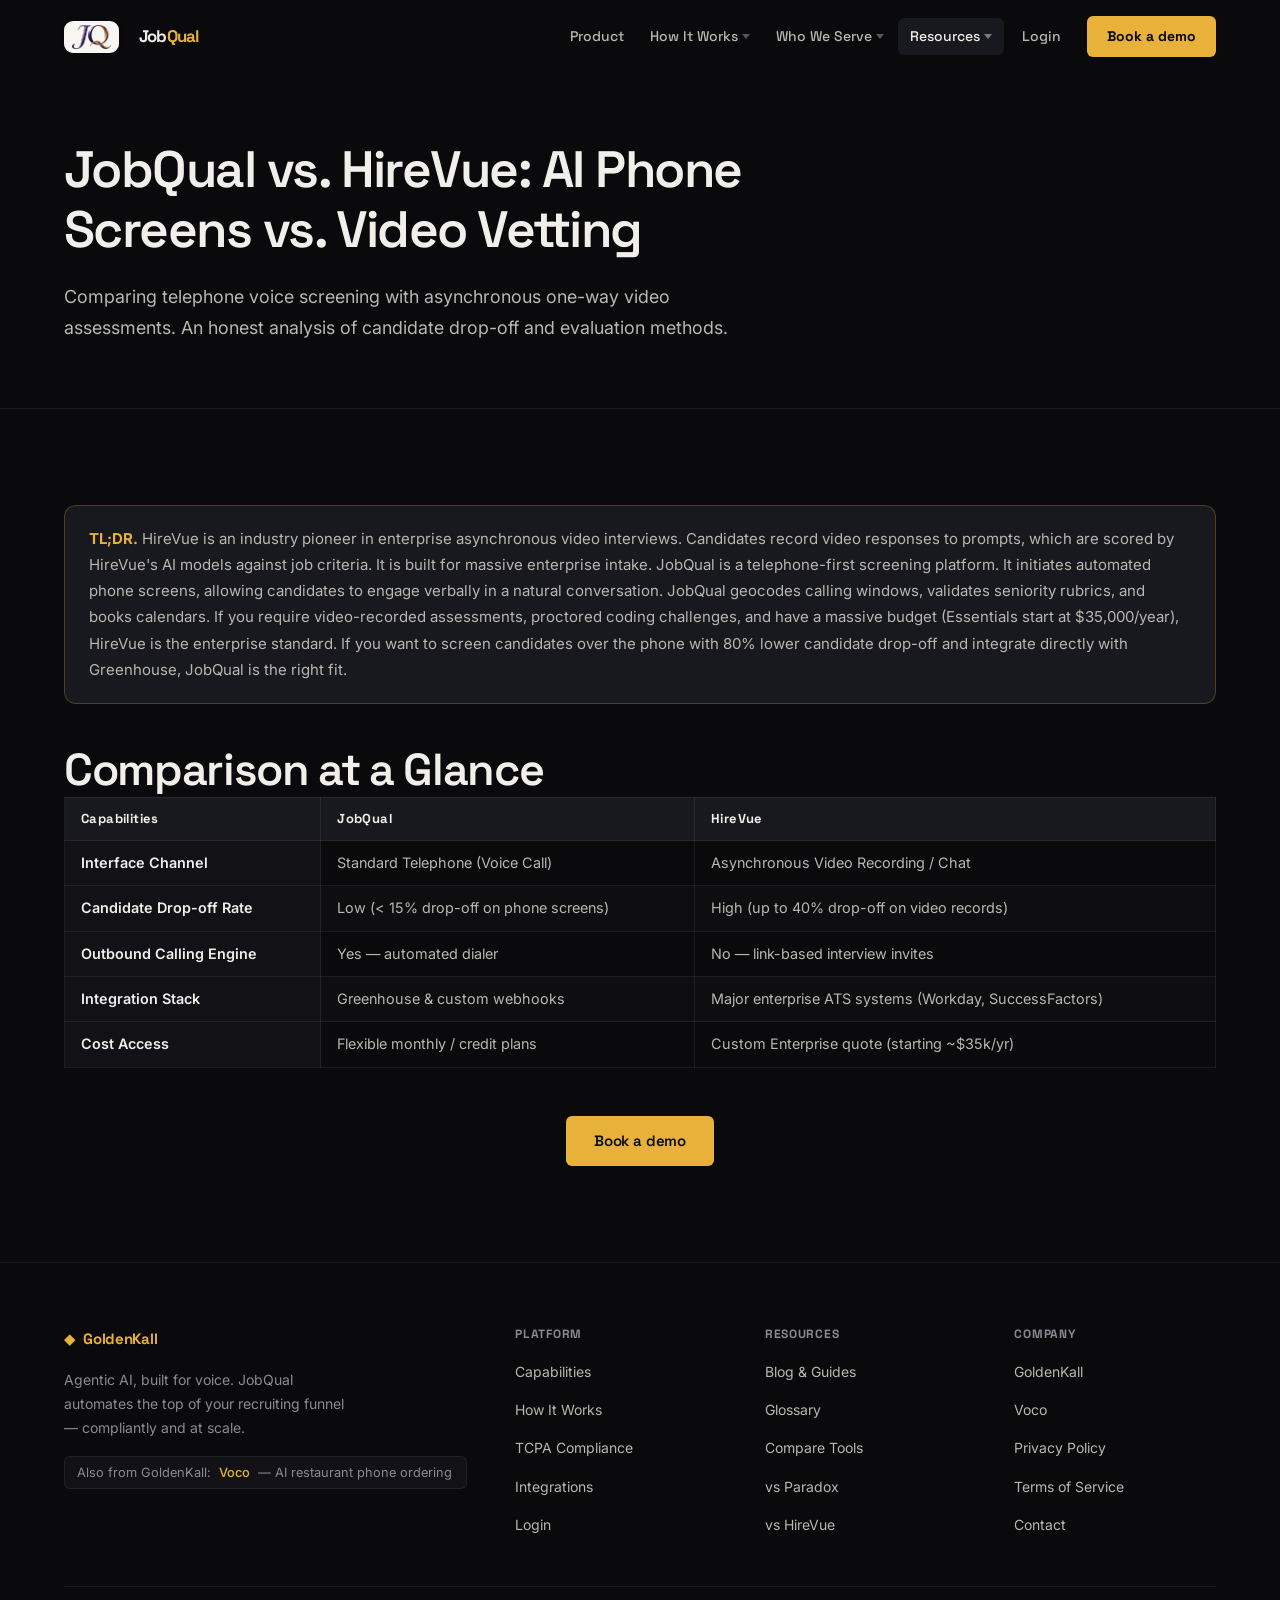
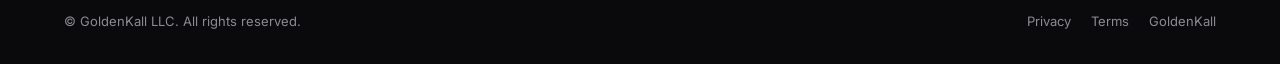
<file: compare/jobqual-vs-hirevue.html>
<!DOCTYPE html>
<html lang="en">
<head>
  <meta charset="UTF-8">
  <meta name="viewport" content="width=device-width, initial-scale=1.0">
  <title>JobQual vs. HireVue | AI Phone Screening vs. One-Way Video Interviews</title>
  <meta name="description" content="Compare JobQual and HireVue. Contrast phone voice screening calls and real-time playbook evaluations with asynchronous video interviews and skill validation.">
  <meta name="robots" content="index, follow">
  <link rel="canonical" href="https://jobqual.goldenkall.com/compare/jobqual-vs-hirevue.html">
  <link rel="icon" type="image/png" href="/assets/favicon.png">
  <link rel="preconnect" href="https://fonts.googleapis.com">
  <link rel="preconnect" href="https://fonts.gstatic.com" crossorigin>
  <link rel="stylesheet" href="/assets/site.css">
</head>
<body>

<!-- =========================================================================
     NAVIGATION
     ========================================================================= -->
<nav>
  <div class="container nav-content">
    <a href="/" class="nav-logo" aria-label="JobQual home">
      <span class="logo-plate"><img src="/assets/jobqual-logo.png" alt="" aria-hidden="true" class="logo-img"></span>
      <span class="logo-wordmark">Job<span>Qual</span></span>
    </a>
    <input type="checkbox" id="nav-toggle" class="nav-toggle" aria-hidden="true">
    <label for="nav-toggle" class="nav-toggle-label" aria-label="Toggle navigation">
      <span></span><span></span><span></span>
    </label>
    <div class="nav-links" role="navigation" aria-label="Main navigation">
      <a href="/" class="nav-link">Product</a>
      <div class="nav-dropdown">
        <span class="nav-link dropdown-trigger" role="button" tabindex="0">How It Works</span>
        <div class="dropdown-content">
          <a href="/#how-it-works">Screening Flow</a>
          <a href="/#features">Platform Capabilities</a>
          <a href="/#compliance">TCPA &amp; Compliance</a>
          <a href="/#integrations">ATS Integrations</a>
        </div>
      </div>
      <div class="nav-dropdown">
        <span class="nav-link dropdown-trigger" role="button" tabindex="0">Who We Serve</span>
        <div class="dropdown-content">
          <a href="/blog/the-roi-of-automated-phone-screening-for-recruiting-agencies.html">Recruiting Agencies</a>
          <a href="/compare/jobqual-vs-hirefirst.html">Corporate Talent Acquisition</a>
          <a href="/compare/jobqual-vs-gem.html">High-Growth Startups</a>
        </div>
      </div>
      <div class="nav-dropdown">
        <span class="nav-link active dropdown-trigger" role="button" tabindex="0">Resources</span>
        <div class="dropdown-content">
          <a href="/blog/">Blog &amp; Guides</a>
          <a href="/glossary/">Glossary</a>
          <a href="/compare/">Compare Tools</a>
        </div>
      </div>
      <a href="https://dash.jobqual.com" class="nav-login" rel="noopener">Login</a>
      <!-- CTA → booking page (Setmore/Google/MS Bookings) -->
      <a class="nav-cta btn-primary" href="https://goldenkall.setmore.com/team/5b0f65cb-817f-4f1e-b189-23244d238496?step=time-slot&amp;products=b90aa0de-65a2-455d-95a4-1a527f35811f%7C5759dce2-b79f-469e-a543-d8b3f57ef985&amp;type=service&amp;staff=5b0f65cb-817f-4f1e-b189-23244d238496&amp;staffSelected=false" target="_blank" rel="noopener" data-placeholder="booking">Book a demo</a>
    </div>
  </div>
</nav>

<!-- =========================================================================
     PAGE HERO
     ========================================================================= -->
<header class="page-hero">
  <div class="container">
    <h1>JobQual vs. HireVue: AI Phone Screens vs. Video Vetting</h1>
    <p class="lede" style="margin-top: var(--sp-5);">Comparing telephone voice screening with asynchronous one-way video assessments. An honest analysis of candidate drop-off and evaluation methods.</p>
  </div>
</header>

<!-- =========================================================================
     CONTENT
     ========================================================================= -->
<section class="section">
  <div class="container">

    <div class="tldr">
      <strong>TL;DR.</strong> HireVue is an industry pioneer in enterprise asynchronous video interviews. Candidates record video responses to prompts, which are scored by HireVue's AI models against job criteria. It is built for massive enterprise intake. JobQual is a telephone-first screening platform. It initiates automated phone screens, allowing candidates to engage verbally in a natural conversation. JobQual geocodes calling windows, validates seniority rubrics, and books calendars. If you require video-recorded assessments, proctored coding challenges, and have a massive budget (Essentials start at $35,000/year), HireVue is the enterprise standard. If you want to screen candidates over the phone with 80% lower candidate drop-off and integrate directly with Greenhouse, JobQual is the right fit.
    </div>

    <h2>Comparison at a Glance</h2>
    <table class="prose-table">
      <thead>
        <tr>
          <th>Capabilities</th>
          <th>JobQual</th>
          <th>HireVue</th>
        </tr>
      </thead>
      <tbody>
        <tr>
          <th>Interface Channel</th>
          <td>Standard Telephone (Voice Call)</td>
          <td>Asynchronous Video Recording / Chat</td>
        </tr>
        <tr>
          <th>Candidate Drop-off Rate</th>
          <td>Low (&lt; 15% drop-off on phone screens)</td>
          <td>High (up to 40% drop-off on video records)</td>
        </tr>
        <tr>
          <th>Outbound Calling Engine</th>
          <td>Yes — automated dialer</td>
          <td>No — link-based interview invites</td>
        </tr>
        <tr>
          <th>Integration Stack</th>
          <td>Greenhouse &amp; custom webhooks</td>
          <td>Major enterprise ATS systems (Workday, SuccessFactors)</td>
        </tr>
        <tr>
          <th>Cost Access</th>
          <td>Flexible monthly / credit plans</td>
          <td>Custom Enterprise quote (starting ~$35k/yr)</td>
        </tr>
      </tbody>
    </table>

    <div style="margin-top: var(--sp-12); text-align: center;">
      <!-- CTA → booking page (Setmore/Google/MS Bookings) -->
      <a class="btn btn-primary" href="https://goldenkall.setmore.com/team/5b0f65cb-817f-4f1e-b189-23244d238496?step=time-slot&amp;products=b90aa0de-65a2-455d-95a4-1a527f35811f%7C5759dce2-b79f-469e-a543-d8b3f57ef985&amp;type=service&amp;staff=5b0f65cb-817f-4f1e-b189-23244d238496&amp;staffSelected=false" target="_blank" rel="noopener" data-placeholder="booking">Book a demo</a>
    </div>

  </div>
</section>

<!-- =========================================================================
     FOOTER
     ========================================================================= -->
<footer class="site-footer" aria-label="Site footer">
  <div class="container">
    <div class="footer-grid">
      <div class="footer-brand">
        <div class="footer-gk"><span aria-hidden="true">◆</span> GoldenKall</div>
        <p class="footer-desc">Agentic AI, built for voice. JobQual automates the top of your recruiting funnel — compliantly and at scale.</p>
        <div class="footer-family-note">Also from GoldenKall: <a href="https://voco.goldenkall.com" target="_blank" rel="noopener">Voco</a> — AI restaurant phone ordering</div>
      </div>
      <div class="footer-col">
        <h4>Platform</h4>
        <ul>
          <li><a href="/#features">Capabilities</a></li>
          <li><a href="/#how-it-works">How It Works</a></li>
          <li><a href="/#compliance">TCPA Compliance</a></li>
          <li><a href="/#integrations">Integrations</a></li>
          <li><a href="https://dash.jobqual.com" rel="noopener">Login</a></li>
        </ul>
      </div>
      <div class="footer-col">
        <h4>Resources</h4>
        <ul>
          <li><a href="/blog/">Blog &amp; Guides</a></li>
          <li><a href="/glossary/">Glossary</a></li>
          <li><a href="/compare/">Compare Tools</a></li>
          <li><a href="/compare/jobqual-vs-paradox.html">vs Paradox</a></li>
          <li><a href="/compare/jobqual-vs-hirevue.html">vs HireVue</a></li>
        </ul>
      </div>
      <div class="footer-col">
        <h4>Company</h4>
        <ul>
          <li><a href="https://goldenkall.com" target="_blank" rel="noopener">GoldenKall</a></li>
          <li><a href="https://voco.goldenkall.com" target="_blank" rel="noopener">Voco</a></li>
          <li><a href="/privacy.html">Privacy Policy</a></li>
          <li><a href="/terms.html">Terms of Service</a></li>
          <li><a href="mailto:info@jobqual.goldenkall.com">Contact</a></li>
        </ul>
      </div>
    </div>
    <div class="footer-bottom">
      <p>© GoldenKall LLC. All rights reserved.</p>
      <div class="footer-bottom-links">
        <a href="/privacy.html">Privacy</a>
        <a href="/terms.html">Terms</a>
        <a href="https://goldenkall.com" target="_blank" rel="noopener">GoldenKall</a>
      </div>
    </div>
  </div>
</footer>

<script src="/assets/site.js"></script>
</body>
</html>
</file>
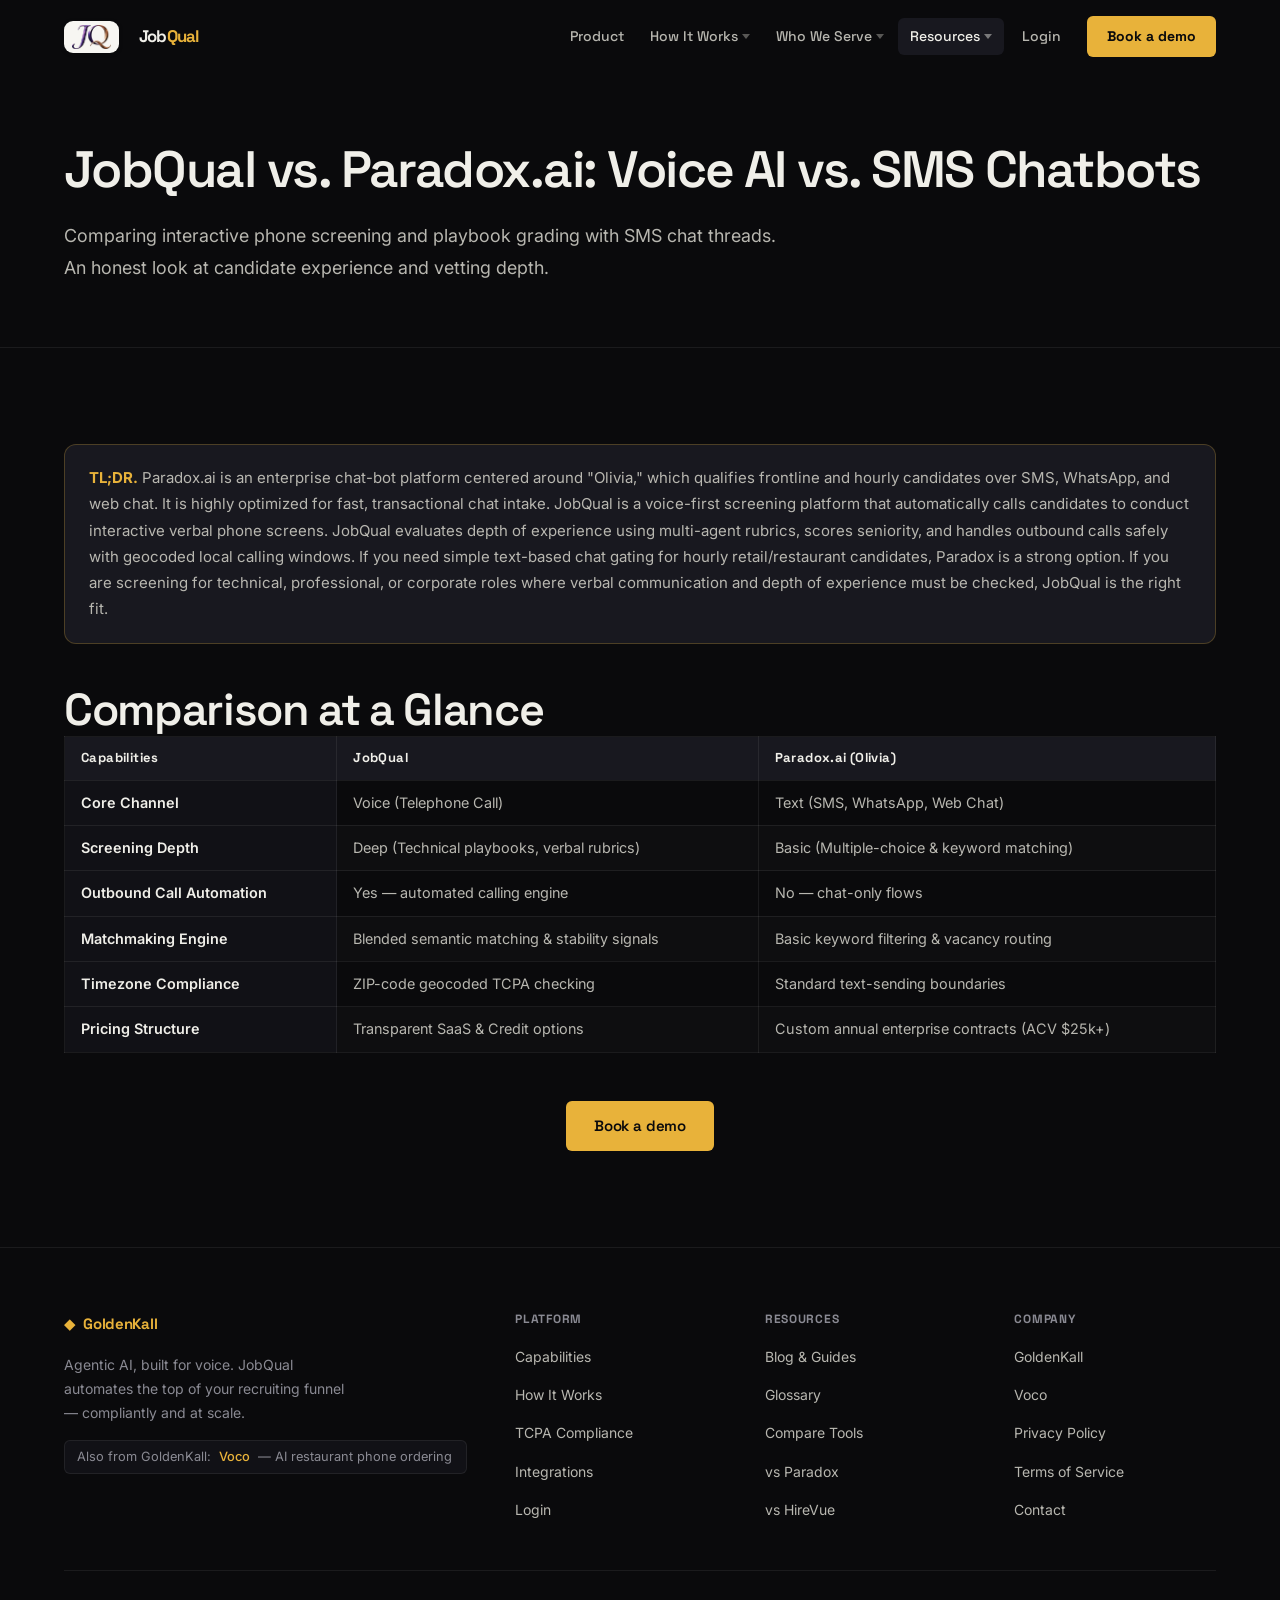
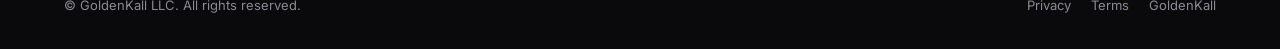
<file: compare/jobqual-vs-paradox.html>
<!DOCTYPE html>
<html lang="en">
<head>
  <meta charset="UTF-8">
  <meta name="viewport" content="width=device-width, initial-scale=1.0">
  <title>JobQual vs. Paradox.ai | AI Phone Screening vs. SMS Olivia Chat Bot</title>
  <meta name="description" content="Compare JobQual and Paradox.ai. Contrast voice screening calls and semantic vetting playbooks with Olivia's SMS/chat assistant threads.">
  <meta name="robots" content="index, follow">
  <link rel="canonical" href="https://jobqual.goldenkall.com/compare/jobqual-vs-paradox.html">
  <link rel="icon" type="image/png" href="/assets/favicon.png">
  <link rel="preconnect" href="https://fonts.googleapis.com">
  <link rel="preconnect" href="https://fonts.gstatic.com" crossorigin>
  <link rel="stylesheet" href="/assets/site.css">
</head>
<body>

<!-- =========================================================================
     NAVIGATION
     ========================================================================= -->
<nav>
  <div class="container nav-content">
    <a href="/" class="nav-logo" aria-label="JobQual home">
      <span class="logo-plate"><img src="/assets/jobqual-logo.png" alt="" aria-hidden="true" class="logo-img"></span>
      <span class="logo-wordmark">Job<span>Qual</span></span>
    </a>
    <input type="checkbox" id="nav-toggle" class="nav-toggle" aria-hidden="true">
    <label for="nav-toggle" class="nav-toggle-label" aria-label="Toggle navigation">
      <span></span><span></span><span></span>
    </label>
    <div class="nav-links" role="navigation" aria-label="Main navigation">
      <a href="/" class="nav-link">Product</a>
      <div class="nav-dropdown">
        <span class="nav-link dropdown-trigger" role="button" tabindex="0">How It Works</span>
        <div class="dropdown-content">
          <a href="/#how-it-works">Screening Flow</a>
          <a href="/#features">Platform Capabilities</a>
          <a href="/#compliance">TCPA &amp; Compliance</a>
          <a href="/#integrations">ATS Integrations</a>
        </div>
      </div>
      <div class="nav-dropdown">
        <span class="nav-link dropdown-trigger" role="button" tabindex="0">Who We Serve</span>
        <div class="dropdown-content">
          <a href="/blog/the-roi-of-automated-phone-screening-for-recruiting-agencies.html">Recruiting Agencies</a>
          <a href="/compare/jobqual-vs-hirefirst.html">Corporate Talent Acquisition</a>
          <a href="/compare/jobqual-vs-gem.html">High-Growth Startups</a>
        </div>
      </div>
      <div class="nav-dropdown">
        <span class="nav-link active dropdown-trigger" role="button" tabindex="0">Resources</span>
        <div class="dropdown-content">
          <a href="/blog/">Blog &amp; Guides</a>
          <a href="/glossary/">Glossary</a>
          <a href="/compare/">Compare Tools</a>
        </div>
      </div>
      <a href="https://dash.jobqual.com" class="nav-login" rel="noopener">Login</a>
      <!-- CTA → booking page (Setmore/Google/MS Bookings) -->
      <a class="nav-cta btn-primary" href="https://goldenkall.setmore.com/team/5b0f65cb-817f-4f1e-b189-23244d238496?step=time-slot&amp;products=b90aa0de-65a2-455d-95a4-1a527f35811f%7C5759dce2-b79f-469e-a543-d8b3f57ef985&amp;type=service&amp;staff=5b0f65cb-817f-4f1e-b189-23244d238496&amp;staffSelected=false" target="_blank" rel="noopener" data-placeholder="booking">Book a demo</a>
    </div>
  </div>
</nav>

<!-- =========================================================================
     PAGE HERO
     ========================================================================= -->
<header class="page-hero">
  <div class="container">
    <h1>JobQual vs. Paradox.ai: Voice AI vs. SMS Chatbots</h1>
    <p class="lede" style="margin-top: var(--sp-5);">Comparing interactive phone screening and playbook grading with SMS chat threads. An honest look at candidate experience and vetting depth.</p>
  </div>
</header>

<!-- =========================================================================
     CONTENT
     ========================================================================= -->
<section class="section">
  <div class="container">

    <div class="tldr">
      <strong>TL;DR.</strong> Paradox.ai is an enterprise chat-bot platform centered around "Olivia," which qualifies frontline and hourly candidates over SMS, WhatsApp, and web chat. It is highly optimized for fast, transactional chat intake. JobQual is a voice-first screening platform that automatically calls candidates to conduct interactive verbal phone screens. JobQual evaluates depth of experience using multi-agent rubrics, scores seniority, and handles outbound calls safely with geocoded local calling windows. If you need simple text-based chat gating for hourly retail/restaurant candidates, Paradox is a strong option. If you are screening for technical, professional, or corporate roles where verbal communication and depth of experience must be checked, JobQual is the right fit.
    </div>

    <h2>Comparison at a Glance</h2>
    <table class="prose-table">
      <thead>
        <tr>
          <th>Capabilities</th>
          <th>JobQual</th>
          <th>Paradox.ai (Olivia)</th>
        </tr>
      </thead>
      <tbody>
        <tr>
          <th>Core Channel</th>
          <td>Voice (Telephone Call)</td>
          <td>Text (SMS, WhatsApp, Web Chat)</td>
        </tr>
        <tr>
          <th>Screening Depth</th>
          <td>Deep (Technical playbooks, verbal rubrics)</td>
          <td>Basic (Multiple-choice &amp; keyword matching)</td>
        </tr>
        <tr>
          <th>Outbound Call Automation</th>
          <td>Yes — automated calling engine</td>
          <td>No — chat-only flows</td>
        </tr>
        <tr>
          <th>Matchmaking Engine</th>
          <td>Blended semantic matching &amp; stability signals</td>
          <td>Basic keyword filtering &amp; vacancy routing</td>
        </tr>
        <tr>
          <th>Timezone Compliance</th>
          <td>ZIP-code geocoded TCPA checking</td>
          <td>Standard text-sending boundaries</td>
        </tr>
        <tr>
          <th>Pricing Structure</th>
          <td>Transparent SaaS &amp; Credit options</td>
          <td>Custom annual enterprise contracts (ACV $25k+)</td>
        </tr>
      </tbody>
    </table>

    <div style="margin-top: var(--sp-12); text-align: center;">
      <!-- CTA → booking page (Setmore/Google/MS Bookings) -->
      <a class="btn btn-primary" href="https://goldenkall.setmore.com/team/5b0f65cb-817f-4f1e-b189-23244d238496?step=time-slot&amp;products=b90aa0de-65a2-455d-95a4-1a527f35811f%7C5759dce2-b79f-469e-a543-d8b3f57ef985&amp;type=service&amp;staff=5b0f65cb-817f-4f1e-b189-23244d238496&amp;staffSelected=false" target="_blank" rel="noopener" data-placeholder="booking">Book a demo</a>
    </div>

  </div>
</section>

<!-- =========================================================================
     FOOTER
     ========================================================================= -->
<footer class="site-footer" aria-label="Site footer">
  <div class="container">
    <div class="footer-grid">
      <div class="footer-brand">
        <div class="footer-gk"><span aria-hidden="true">◆</span> GoldenKall</div>
        <p class="footer-desc">Agentic AI, built for voice. JobQual automates the top of your recruiting funnel — compliantly and at scale.</p>
        <div class="footer-family-note">Also from GoldenKall: <a href="https://voco.goldenkall.com" target="_blank" rel="noopener">Voco</a> — AI restaurant phone ordering</div>
      </div>
      <div class="footer-col">
        <h4>Platform</h4>
        <ul>
          <li><a href="/#features">Capabilities</a></li>
          <li><a href="/#how-it-works">How It Works</a></li>
          <li><a href="/#compliance">TCPA Compliance</a></li>
          <li><a href="/#integrations">Integrations</a></li>
          <li><a href="https://dash.jobqual.com" rel="noopener">Login</a></li>
        </ul>
      </div>
      <div class="footer-col">
        <h4>Resources</h4>
        <ul>
          <li><a href="/blog/">Blog &amp; Guides</a></li>
          <li><a href="/glossary/">Glossary</a></li>
          <li><a href="/compare/">Compare Tools</a></li>
          <li><a href="/compare/jobqual-vs-paradox.html">vs Paradox</a></li>
          <li><a href="/compare/jobqual-vs-hirevue.html">vs HireVue</a></li>
        </ul>
      </div>
      <div class="footer-col">
        <h4>Company</h4>
        <ul>
          <li><a href="https://goldenkall.com" target="_blank" rel="noopener">GoldenKall</a></li>
          <li><a href="https://voco.goldenkall.com" target="_blank" rel="noopener">Voco</a></li>
          <li><a href="/privacy.html">Privacy Policy</a></li>
          <li><a href="/terms.html">Terms of Service</a></li>
          <li><a href="mailto:info@jobqual.goldenkall.com">Contact</a></li>
        </ul>
      </div>
    </div>
    <div class="footer-bottom">
      <p>© GoldenKall LLC. All rights reserved.</p>
      <div class="footer-bottom-links">
        <a href="/privacy.html">Privacy</a>
        <a href="/terms.html">Terms</a>
        <a href="https://goldenkall.com" target="_blank" rel="noopener">GoldenKall</a>
      </div>
    </div>
  </div>
</footer>

<script src="/assets/site.js"></script>
</body>
</html>
</file>
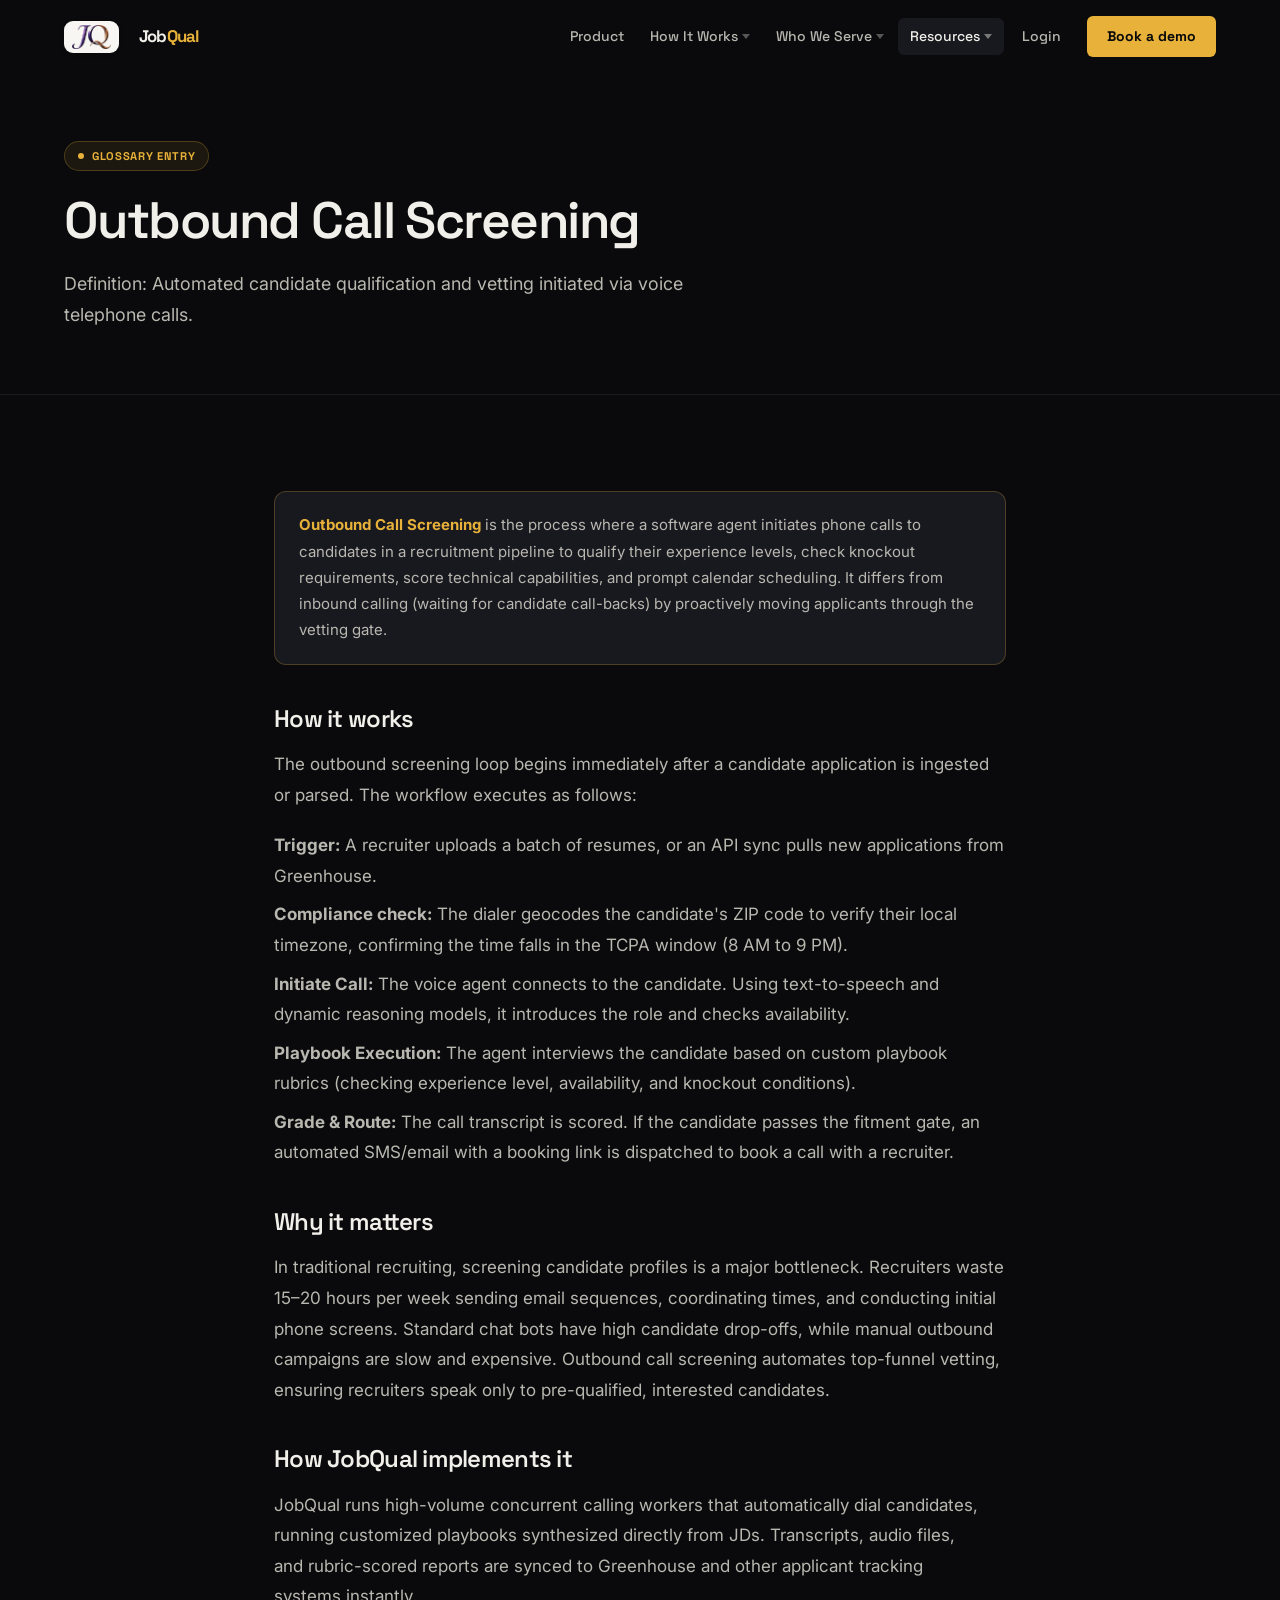
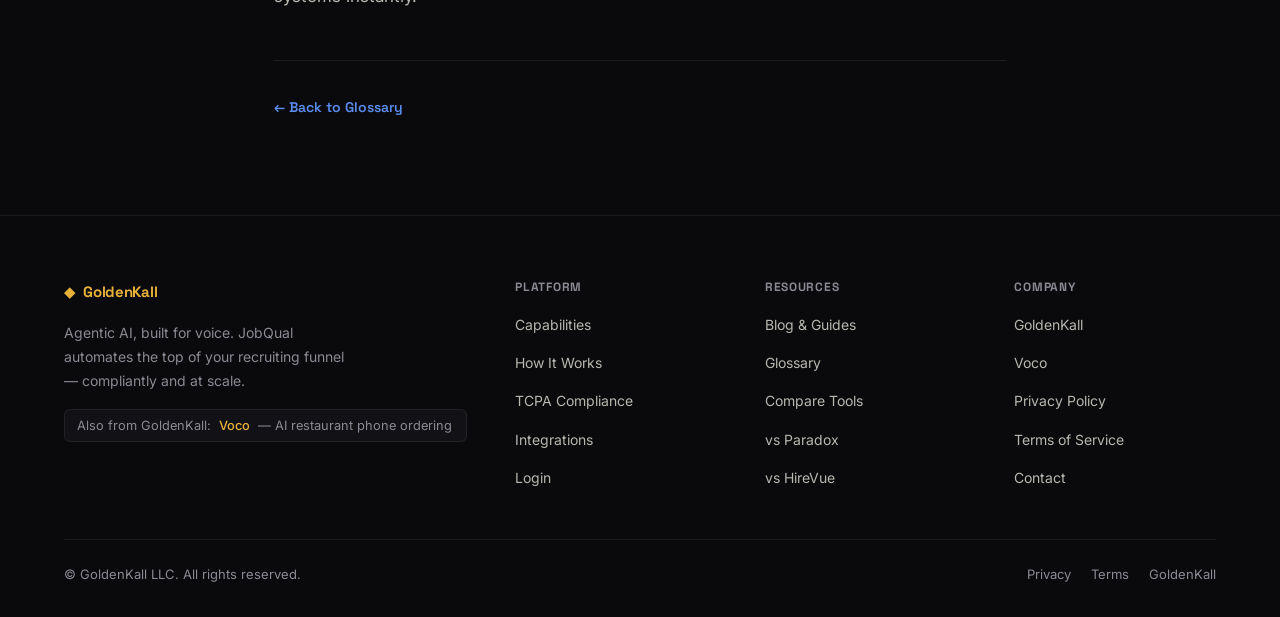
<file: glossary/outbound-call-screening.html>
<!DOCTYPE html>
<html lang="en">
<head>
  <meta charset="UTF-8">
  <meta name="viewport" content="width=device-width, initial-scale=1.0">
  <title>What is Outbound Call Screening? | AI Recruitment Glossary</title>
  <meta name="description" content="Definition of Outbound Call Screening. Learn how automated voice agents place qualification calls, check knockout criteria, and score candidate fitment.">
  <meta name="robots" content="index, follow">
  <link rel="canonical" href="https://jobqual.goldenkall.com/glossary/outbound-call-screening.html">
  <link rel="icon" type="image/png" href="/assets/favicon.png">
  <link rel="preconnect" href="https://fonts.googleapis.com">
  <link rel="preconnect" href="https://fonts.gstatic.com" crossorigin>
  <link rel="stylesheet" href="/assets/site.css">
</head>
<body>

<!-- =========================================================================
     NAVIGATION
     ========================================================================= -->
<nav>
  <div class="container nav-content">
    <a href="/" class="nav-logo" aria-label="JobQual home">
      <span class="logo-plate"><img src="/assets/jobqual-logo.png" alt="" aria-hidden="true" class="logo-img"></span>
      <span class="logo-wordmark">Job<span>Qual</span></span>
    </a>
    <input type="checkbox" id="nav-toggle" class="nav-toggle" aria-hidden="true">
    <label for="nav-toggle" class="nav-toggle-label" aria-label="Toggle navigation">
      <span></span><span></span><span></span>
    </label>
    <div class="nav-links" role="navigation" aria-label="Main navigation">
      <a href="/" class="nav-link">Product</a>
      <div class="nav-dropdown">
        <span class="nav-link dropdown-trigger" role="button" tabindex="0">How It Works</span>
        <div class="dropdown-content">
          <a href="/#how-it-works">Screening Flow</a>
          <a href="/#features">Platform Capabilities</a>
          <a href="/#compliance">TCPA &amp; Compliance</a>
          <a href="/#integrations">ATS Integrations</a>
        </div>
      </div>
      <div class="nav-dropdown">
        <span class="nav-link dropdown-trigger" role="button" tabindex="0">Who We Serve</span>
        <div class="dropdown-content">
          <a href="/blog/the-roi-of-automated-phone-screening-for-recruiting-agencies.html">Recruiting Agencies</a>
          <a href="/compare/jobqual-vs-hirefirst.html">Corporate Talent Acquisition</a>
          <a href="/compare/jobqual-vs-gem.html">High-Growth Startups</a>
        </div>
      </div>
      <div class="nav-dropdown">
        <span class="nav-link active dropdown-trigger" role="button" tabindex="0">Resources</span>
        <div class="dropdown-content">
          <a href="/blog/">Blog &amp; Guides</a>
          <a href="/glossary/">Glossary</a>
          <a href="/compare/">Compare Tools</a>
        </div>
      </div>
      <a href="https://dash.jobqual.com" class="nav-login" rel="noopener">Login</a>
      <!-- CTA → booking page (Setmore/Google/MS Bookings) -->
      <a class="nav-cta btn-primary" href="https://goldenkall.setmore.com/team/5b0f65cb-817f-4f1e-b189-23244d238496?step=time-slot&amp;products=b90aa0de-65a2-455d-95a4-1a527f35811f%7C5759dce2-b79f-469e-a543-d8b3f57ef985&amp;type=service&amp;staff=5b0f65cb-817f-4f1e-b189-23244d238496&amp;staffSelected=false" target="_blank" rel="noopener" data-placeholder="booking">Book a demo</a>
    </div>
  </div>
</nav>

<!-- =========================================================================
     PAGE HERO
     ========================================================================= -->
<header class="page-hero">
  <div class="container">
    <div class="hero-tag" style="margin-bottom: var(--sp-5);">Glossary Entry</div>
    <h1>Outbound Call Screening</h1>
    <p class="lede" style="margin-top: var(--sp-4);">Definition: Automated candidate qualification and vetting initiated via voice telephone calls.</p>
  </div>
</header>

<!-- =========================================================================
     ARTICLE BODY
     ========================================================================= -->
<section class="section">
  <div class="container container--narrow">

    <div class="tldr">
      <strong>Outbound Call Screening</strong> is the process where a software agent initiates phone calls to candidates in a recruitment pipeline to qualify their experience levels, check knockout requirements, score technical capabilities, and prompt calendar scheduling. It differs from inbound calling (waiting for candidate call-backs) by proactively moving applicants through the vetting gate.
    </div>

    <div class="prose">
      <h2>How it works</h2>
      <p>The outbound screening loop begins immediately after a candidate application is ingested or parsed. The workflow executes as follows:</p>
      <ol>
        <li><strong>Trigger:</strong> A recruiter uploads a batch of resumes, or an API sync pulls new applications from Greenhouse.</li>
        <li><strong>Compliance check:</strong> The dialer geocodes the candidate's ZIP code to verify their local timezone, confirming the time falls in the TCPA window (8 AM to 9 PM).</li>
        <li><strong>Initiate Call:</strong> The voice agent connects to the candidate. Using text-to-speech and dynamic reasoning models, it introduces the role and checks availability.</li>
        <li><strong>Playbook Execution:</strong> The agent interviews the candidate based on custom playbook rubrics (checking experience level, availability, and knockout conditions).</li>
        <li><strong>Grade &amp; Route:</strong> The call transcript is scored. If the candidate passes the fitment gate, an automated SMS/email with a booking link is dispatched to book a call with a recruiter.</li>
      </ol>

      <h2>Why it matters</h2>
      <p>In traditional recruiting, screening candidate profiles is a major bottleneck. Recruiters waste 15–20 hours per week sending email sequences, coordinating times, and conducting initial phone screens. Standard chat bots have high candidate drop-offs, while manual outbound campaigns are slow and expensive. Outbound call screening automates top-funnel vetting, ensuring recruiters speak only to pre-qualified, interested candidates.</p>

      <h2>How JobQual implements it</h2>
      <p>JobQual runs high-volume concurrent calling workers that automatically dial candidates, running customized playbooks synthesized directly from JDs. Transcripts, audio files, and rubric-scored reports are synced to Greenhouse and other applicant tracking systems instantly.</p>
    </div>

    <div style="margin-top: var(--sp-12); padding-top: var(--sp-8); border-top: 1px solid var(--border);">
      <a href="/glossary/" style="font-family: var(--font-head); font-size: 0.875rem; font-weight: 600; color: var(--jq);">← Back to Glossary</a>
    </div>

  </div>
</section>

<!-- =========================================================================
     FOOTER
     ========================================================================= -->
<footer class="site-footer" aria-label="Site footer">
  <div class="container">
    <div class="footer-grid">
      <div class="footer-brand">
        <div class="footer-gk"><span aria-hidden="true">◆</span> GoldenKall</div>
        <p class="footer-desc">Agentic AI, built for voice. JobQual automates the top of your recruiting funnel — compliantly and at scale.</p>
        <div class="footer-family-note">Also from GoldenKall: <a href="https://voco.goldenkall.com" target="_blank" rel="noopener">Voco</a> — AI restaurant phone ordering</div>
      </div>
      <div class="footer-col">
        <h4>Platform</h4>
        <ul>
          <li><a href="/#features">Capabilities</a></li>
          <li><a href="/#how-it-works">How It Works</a></li>
          <li><a href="/#compliance">TCPA Compliance</a></li>
          <li><a href="/#integrations">Integrations</a></li>
          <li><a href="https://dash.jobqual.com" rel="noopener">Login</a></li>
        </ul>
      </div>
      <div class="footer-col">
        <h4>Resources</h4>
        <ul>
          <li><a href="/blog/">Blog &amp; Guides</a></li>
          <li><a href="/glossary/">Glossary</a></li>
          <li><a href="/compare/">Compare Tools</a></li>
          <li><a href="/compare/jobqual-vs-paradox.html">vs Paradox</a></li>
          <li><a href="/compare/jobqual-vs-hirevue.html">vs HireVue</a></li>
        </ul>
      </div>
      <div class="footer-col">
        <h4>Company</h4>
        <ul>
          <li><a href="https://goldenkall.com" target="_blank" rel="noopener">GoldenKall</a></li>
          <li><a href="https://voco.goldenkall.com" target="_blank" rel="noopener">Voco</a></li>
          <li><a href="/privacy.html">Privacy Policy</a></li>
          <li><a href="/terms.html">Terms of Service</a></li>
          <li><a href="mailto:info@jobqual.goldenkall.com">Contact</a></li>
        </ul>
      </div>
    </div>
    <div class="footer-bottom">
      <p>© GoldenKall LLC. All rights reserved.</p>
      <div class="footer-bottom-links">
        <a href="/privacy.html">Privacy</a>
        <a href="/terms.html">Terms</a>
        <a href="https://goldenkall.com" target="_blank" rel="noopener">GoldenKall</a>
      </div>
    </div>
  </div>
</footer>

<script type="application/ld+json">
{
  "@context": "https://schema.org",
  "@type": "DefinedTerm",
  "@id": "https://jobqual.goldenkall.com/glossary/outbound-call-screening.html",
  "name": "Outbound Call Screening",
  "description": "Automated candidate qualification and vetting initiated via voice telephone calls.",
  "inDefinedTermSet": "https://jobqual.goldenkall.com/glossary/#termset",
  "url": "https://jobqual.goldenkall.com/glossary/outbound-call-screening.html"
}
</script>
<script src="/assets/site.js"></script>
</body>
</html>
</file>
<file: assets/site.css>
/* =============================================================================
   JOBQUAL — Premium Design System
   Domain: jobqual.goldenkall.com
   ============================================================================= */

@import url('https://fonts.googleapis.com/css2?family=Fraunces:ital,opsz,wght@0,9..144,300;0,9..144,400;0,9..144,700;1,9..144,300;1,9..144,400&family=Space+Grotesk:wght@300;400;500;600;700&family=Inter:wght@400;500;600&display=swap');

/* --- Design Tokens -------------------------------------------------------- */
:root {
  --ink:         #0A0A0C;
  --ink-soft:    #15151A;
  --paper:       #F7F6F2;
  --gold:        #E8B23A;
  --gold-bright: #F5C84D;
  --gold-dim:    #9B7624;
  --muted:       #8A8A93;
  --jq:          #5B8DEF;
  --jq-dim:      #3A6AC8;
  --jq-soft:     rgba(91,141,239,0.12);

  --surface-0: #0A0A0C;
  --surface-1: #111116;
  --surface-2: #18181F;
  --surface-3: #1E1E28;
  --border:      rgba(255,255,255,0.07);
  --border-gold: rgba(232,178,58,0.25);

  --text-primary:   #F0EFE9;
  --text-secondary: #B8B7B0;
  --text-muted:     #8A8A93;

  --font-display: 'Fraunces', Georgia, serif;
  --font-head:    'Space Grotesk', system-ui, sans-serif;
  --font-body:    'Inter', system-ui, sans-serif;

  --sp-1: 4px;   --sp-2: 8px;   --sp-3: 12px;  --sp-4: 16px;
  --sp-5: 20px;  --sp-6: 24px;  --sp-8: 32px;  --sp-10: 40px;
  --sp-12: 48px; --sp-16: 64px; --sp-20: 80px; --sp-24: 96px;
  --sp-32: 128px;

  --r-sm: 6px; --r-md: 12px; --r-lg: 20px;

  --z-dropdown: 100;
  --z-sticky:   200;
  --z-modal:    400;

  --ease-out: cubic-bezier(0.16, 1, 0.3, 1);
  --dur-fast: 150ms;
  --dur-mid:  300ms;
  --dur-slow: 500ms;
}

/* --- Reset ---------------------------------------------------------------- */
*, *::before, *::after { box-sizing: border-box; margin: 0; padding: 0; }
html { scroll-behavior: smooth; -webkit-text-size-adjust: 100%; }
body {
  background-color: var(--ink);
  color: var(--text-primary);
  font-family: var(--font-body);
  font-size: 16px;
  line-height: 1.65;
  -webkit-font-smoothing: antialiased;
  -moz-osx-font-smoothing: grayscale;
  overflow-x: hidden;
}
img, video, svg { display: block; max-width: 100%; }
a { color: inherit; text-decoration: none; }
button { font: inherit; cursor: pointer; border: none; background: none; }
ul, ol { list-style: none; }

/* --- Typography ----------------------------------------------------------- */
h1, h2, h3, h4 {
  font-family: var(--font-head);
  font-weight: 600;
  line-height: 1.18;
  letter-spacing: -0.03em;
  text-wrap: balance;
}
h1 { font-size: clamp(2.4rem, 5vw, 4.8rem); }
h2 { font-size: clamp(1.8rem, 3.5vw, 3rem); }
h3 { font-size: clamp(1.1rem, 1.8vw, 1.5rem); }
h4 { font-size: 1.05rem; letter-spacing: -0.02em; }

p { text-wrap: pretty; }

.lede {
  font-size: clamp(1rem, 1.4vw, 1.15rem);
  color: var(--text-secondary);
  line-height: 1.75;
  max-width: 65ch;
}

/* --- Container ------------------------------------------------------------ */
.container { width: 100%; max-width: 1200px; margin: 0 auto; padding: 0 var(--sp-6); }
.container--narrow { max-width: 780px; }

/* --- Buttons -------------------------------------------------------------- */
.btn {
  display: inline-flex;
  align-items: center;
  justify-content: center;
  gap: var(--sp-2);
  padding: 13px 28px;
  border-radius: var(--r-sm);
  font-family: var(--font-head);
  font-size: 0.9375rem;
  font-weight: 600;
  letter-spacing: -0.01em;
  transition:
    transform var(--dur-fast) var(--ease-out),
    box-shadow var(--dur-fast) var(--ease-out),
    background-color var(--dur-fast) var(--ease-out);
  white-space: nowrap;
}
.btn:hover  { transform: translateY(-1px); }
.btn:active { transform: translateY(0); }

.btn-primary { background: var(--gold); color: var(--ink); }
.btn-primary:hover {
  background: var(--gold-bright);
  box-shadow: 0 8px 32px rgba(232,178,58,0.35);
}

.btn-secondary {
  background: var(--surface-2);
  color: var(--text-primary);
  border: 1px solid var(--border);
}
.btn-secondary:hover {
  background: var(--surface-3);
  border-color: rgba(255,255,255,0.14);
}

.btn-outline-gold {
  background: transparent;
  color: var(--gold);
  border: 1px solid var(--border-gold);
}
.btn-outline-gold:hover { background: rgba(232,178,58,0.08); }

.btn-sm { padding: 9px 18px; font-size: 0.875rem; }

/* --- Navigation ----------------------------------------------------------- */
nav {
  position: fixed;
  top: 0; left: 0; right: 0;
  z-index: var(--z-sticky);
  padding: var(--sp-4) 0;
  transition:
    background var(--dur-mid) var(--ease-out),
    border-color var(--dur-mid) var(--ease-out),
    padding var(--dur-mid) var(--ease-out);
  border-bottom: 1px solid transparent;
}
nav.scrolled {
  background: rgba(10,10,12,0.92);
  backdrop-filter: blur(16px);
  -webkit-backdrop-filter: blur(16px);
  border-bottom-color: var(--border);
  padding: 10px 0;
}

.nav-content { display: flex; align-items: center; gap: var(--sp-6); }

.nav-logo { display: flex; align-items: center; gap: var(--sp-3); flex-shrink: 0; }
.logo-diamond { width: 30px; height: 30px; flex-shrink: 0; }
.logo-wordmark {
  font-family: var(--font-head);
  font-weight: 700;
  font-size: 1.05rem;
  letter-spacing: -0.04em;
  color: var(--text-primary);
}
.logo-wordmark span { color: var(--gold); }

.nav-links { display: flex; align-items: center; gap: 2px; margin-left: auto; }

.nav-link {
  padding: 7px var(--sp-3);
  font-family: var(--font-head);
  font-size: 0.875rem;
  font-weight: 500;
  color: var(--text-secondary);
  border-radius: var(--r-sm);
  transition: color var(--dur-fast), background var(--dur-fast);
  white-space: nowrap;
}
.nav-link:hover, .nav-link.active {
  color: var(--text-primary);
  background: var(--surface-2);
}

.nav-dropdown { position: relative; }
.dropdown-trigger {
  display: inline-flex;
  align-items: center;
  gap: 4px;
  cursor: pointer;
}
.dropdown-trigger::after {
  content: '';
  width: 8px;
  height: 5px;
  background: currentColor;
  clip-path: polygon(0 0, 100% 0, 50% 100%);
  opacity: 0.45;
  transition: transform var(--dur-fast);
}
.nav-dropdown:hover .dropdown-trigger::after { transform: rotate(180deg); }

.dropdown-content {
  position: absolute;
  top: calc(100% + 6px);
  left: 0;
  min-width: 200px;
  background: var(--surface-2);
  border: 1px solid var(--border);
  border-radius: var(--r-md);
  padding: var(--sp-2);
  opacity: 0;
  pointer-events: none;
  transform: translateY(-8px);
  transition:
    opacity var(--dur-mid) var(--ease-out),
    transform var(--dur-mid) var(--ease-out);
  box-shadow: 0 20px 60px rgba(0,0,0,0.6);
  z-index: var(--z-dropdown);
}
.nav-dropdown:hover .dropdown-content {
  opacity: 1;
  pointer-events: auto;
  transform: translateY(0);
}
.dropdown-content a {
  display: block;
  padding: 7px var(--sp-3);
  font-size: 0.875rem;
  color: var(--text-secondary);
  border-radius: var(--r-sm);
  transition: color var(--dur-fast), background var(--dur-fast);
}
.dropdown-content a:hover { color: var(--text-primary); background: var(--surface-3); }

.nav-login {
  padding: 7px var(--sp-4);
  font-family: var(--font-head);
  font-size: 0.875rem;
  font-weight: 500;
  color: var(--text-secondary);
  transition: color var(--dur-fast);
}
.nav-login:hover { color: var(--text-primary); }

.nav-cta {
  margin-left: var(--sp-2);
  padding: 9px 20px;
  background: var(--gold);
  color: var(--ink);
  font-family: var(--font-head);
  font-size: 0.875rem;
  font-weight: 700;
  border-radius: var(--r-sm);
  transition: background var(--dur-fast), box-shadow var(--dur-fast);
}
.nav-cta:hover { background: var(--gold-bright); box-shadow: 0 4px 16px rgba(232,178,58,0.3); }

.nav-toggle       { display: none; }
.nav-toggle-label { display: none; cursor: pointer; }

/* --- Sections ------------------------------------------------------------- */
.section     { padding: var(--sp-24) 0; }
.section--lg { padding: var(--sp-32) 0; }
.section--sm { padding: var(--sp-16) 0; }
.section-alt { background: var(--surface-1); }

.section-header { margin-bottom: var(--sp-12); }
.section-header .lede { margin-top: var(--sp-4); }

/* --- Hero ----------------------------------------------------------------- */
.hero {
  position: relative;
  min-height: 100vh;
  display: flex;
  align-items: center;
  padding-top: 120px;
  padding-bottom: var(--sp-24);
  overflow: hidden;
}
.hero-bg { position: absolute; inset: 0; z-index: 0; pointer-events: none; }
.hero-grid {
  position: absolute;
  inset: 0;
  background-image:
    linear-gradient(rgba(255,255,255,0.03) 1px, transparent 1px),
    linear-gradient(90deg, rgba(255,255,255,0.03) 1px, transparent 1px);
  background-size: 60px 60px;
  mask-image: radial-gradient(ellipse 80% 60% at 50% 0%, black 20%, transparent 100%);
  -webkit-mask-image: radial-gradient(ellipse 80% 60% at 50% 0%, black 20%, transparent 100%);
}
.hero-glow {
  position: absolute;
  top: -300px; left: 50%;
  transform: translateX(-50%);
  width: 1000px; height: 700px;
  background: radial-gradient(ellipse, rgba(232,178,58,0.07) 0%, transparent 65%);
}
.hero-glow-blue {
  position: absolute;
  top: 80px; right: -300px;
  width: 700px; height: 700px;
  background: radial-gradient(ellipse, rgba(91,141,239,0.05) 0%, transparent 65%);
}

.hero-inner {
  position: relative;
  z-index: 1;
  display: grid;
  grid-template-columns: 55fr 45fr;
  gap: var(--sp-16);
  align-items: center;
}

.hero-tag {
  display: inline-flex;
  align-items: center;
  gap: var(--sp-2);
  padding: 5px 13px;
  background: rgba(232,178,58,0.08);
  border: 1px solid var(--border-gold);
  border-radius: 100px;
  font-family: var(--font-head);
  font-size: 0.7rem;
  font-weight: 700;
  color: var(--gold);
  letter-spacing: 0.06em;
  text-transform: uppercase;
  margin-bottom: var(--sp-5);
}
.hero-tag::before {
  content: '';
  width: 6px; height: 6px;
  border-radius: 50%;
  background: var(--gold);
  animation: pulse-dot 2s ease-in-out infinite;
}
@keyframes pulse-dot {
  0%, 100% { opacity: 1; transform: scale(1); }
  50%       { opacity: 0.5; transform: scale(0.75); }
}

.hero h1 { color: var(--text-primary); margin-bottom: var(--sp-6); }
.hero h1 .serif-accent {
  display: block;
  font-family: var(--font-display);
  font-style: italic;
  font-weight: 300;
  color: var(--gold);
  letter-spacing: -0.04em;
}

.hero-actions { display: flex; flex-wrap: wrap; gap: var(--sp-3); margin-top: var(--sp-8); }

.demo-audio-btn {
  display: inline-flex;
  align-items: center;
  gap: var(--sp-3);
  padding: 12px 20px;
  background: var(--surface-2);
  border: 1px solid var(--border);
  border-radius: var(--r-sm);
  font-family: var(--font-head);
  font-size: 0.875rem;
  font-weight: 500;
  color: var(--text-secondary);
  cursor: not-allowed;
  opacity: 0.65;
}
.demo-audio-btn .play-wrap {
  width: 26px; height: 26px;
  background: var(--surface-3);
  border-radius: 50%;
  display: flex;
  align-items: center;
  justify-content: center;
  flex-shrink: 0;
  padding-left: 2px;
  font-size: 0.65rem;
}

/* --- Hero Call Widget ----------------------------------------------------- */
.hero-widget {
  background: var(--surface-1);
  border: 1px solid var(--border);
  border-radius: var(--r-lg);
  overflow: hidden;
  box-shadow: 0 40px 100px rgba(0,0,0,0.6), 0 0 0 1px rgba(255,255,255,0.04);
}
.widget-header {
  display: flex;
  align-items: center;
  justify-content: space-between;
  padding: var(--sp-4) var(--sp-5);
  border-bottom: 1px solid var(--border);
  background: var(--surface-2);
}
.widget-title {
  display: flex;
  align-items: center;
  gap: var(--sp-3);
  font-family: var(--font-head);
  font-size: 0.8125rem;
  font-weight: 600;
}
.widget-status { display: flex; align-items: center; gap: var(--sp-2); }
.widget-dot {
  width: 7px; height: 7px;
  border-radius: 50%;
  background: var(--muted);
  transition: background var(--dur-mid);
  flex-shrink: 0;
}
.widget-dot.active {
  background: #22c55e;
  box-shadow: 0 0 8px rgba(34,197,94,0.6);
  animation: pulse-green 2s ease-in-out infinite;
}
@keyframes pulse-green {
  0%, 100% { box-shadow: 0 0 6px rgba(34,197,94,0.5); }
  50%       { box-shadow: 0 0 14px rgba(34,197,94,0.8); }
}
.widget-status-text {
  font-family: var(--font-head);
  font-size: 0.75rem;
  color: var(--text-muted);
}
.widget-body { padding: var(--sp-5); }

/* Waveform */
.waveform {
  display: flex;
  align-items: center;
  justify-content: center;
  gap: 3px;
  height: 44px;
  margin-bottom: var(--sp-4);
}
.wave-bar {
  width: 3px;
  border-radius: 2px;
  background: var(--jq);
  opacity: 0.25;
  height: 6px;
  transition: height 0.15s, opacity 0.15s;
}
.waveform.active .wave-bar { opacity: 0.7; animation: wave-anim 1.2s ease-in-out infinite; }
.waveform.active .wave-bar:nth-child(2)  { animation-delay: 0.1s; }
.waveform.active .wave-bar:nth-child(3)  { animation-delay: 0.2s; }
.waveform.active .wave-bar:nth-child(4)  { animation-delay: 0.3s; }
.waveform.active .wave-bar:nth-child(5)  { animation-delay: 0.15s; }
.waveform.active .wave-bar:nth-child(6)  { animation-delay: 0.25s; }
.waveform.active .wave-bar:nth-child(7)  { animation-delay: 0.05s; }
.waveform.active .wave-bar:nth-child(8)  { animation-delay: 0.35s; }
.waveform.active .wave-bar:nth-child(9)  { animation-delay: 0.2s; }
.waveform.active .wave-bar:nth-child(10) { animation-delay: 0.1s; }
.waveform.active .wave-bar:nth-child(11) { animation-delay: 0.3s; }
.waveform.active .wave-bar:nth-child(12) { animation-delay: 0.05s; }
@keyframes wave-anim { 0%, 100% { height: 6px; } 50% { height: 32px; } }

/* Dialogue */
.sim-dialogue-box {
  height: 170px;
  overflow-y: auto;
  display: flex;
  flex-direction: column;
  gap: var(--sp-3);
  padding: var(--sp-3);
  background: var(--surface-0);
  border-radius: var(--r-md);
  margin-bottom: var(--sp-4);
  border: 1px solid var(--border);
  scrollbar-width: thin;
  scrollbar-color: var(--surface-3) transparent;
}
.sim-empty {
  display: flex;
  align-items: center;
  justify-content: center;
  height: 100%;
  font-size: 0.8rem;
  color: var(--text-muted);
  text-align: center;
  padding: var(--sp-6);
}
.dialogue-bubble {
  max-width: 88%;
  padding: 7px 11px;
  border-radius: var(--r-md);
  font-size: 0.7875rem;
  line-height: 1.5;
  animation: bubble-in var(--dur-mid) var(--ease-out) both;
}
@keyframes bubble-in {
  from { opacity: 0; transform: translateY(5px); }
  to   { opacity: 1; transform: translateY(0); }
}
.dialogue-agent {
  background: var(--jq-soft);
  color: var(--text-secondary);
  border-bottom-left-radius: 3px;
  align-self: flex-start;
  border: 1px solid rgba(91,141,239,0.15);
}
.dialogue-candidate {
  background: var(--surface-2);
  color: var(--text-primary);
  border-bottom-right-radius: 3px;
  align-self: flex-end;
  border: 1px solid var(--border);
}
.widget-action { text-align: center; }

/* Scorecard reveal */
.scorecard-reveal {
  margin-top: var(--sp-4);
  padding: var(--sp-4);
  background: var(--surface-0);
  border: 1px solid rgba(34,197,94,0.2);
  border-radius: var(--r-md);
  display: none;
}
.scorecard-reveal.visible { display: block; animation: fade-up var(--dur-mid) var(--ease-out); }
@keyframes fade-up {
  from { opacity: 0; transform: translateY(8px); }
  to   { opacity: 1; transform: translateY(0); }
}
.scorecard-top {
  display: flex;
  align-items: center;
  justify-content: space-between;
  margin-bottom: var(--sp-3);
}
.score-big {
  font-family: var(--font-head);
  font-size: 1.75rem;
  font-weight: 700;
  color: #22c55e;
  line-height: 1;
}
.score-label { font-size: 0.7rem; color: var(--text-muted); font-family: var(--font-head); margin-top: 3px; }
.scorecard-checks { display: flex; flex-direction: column; gap: 6px; }
.scorecard-check {
  display: flex;
  align-items: center;
  gap: var(--sp-2);
  font-size: 0.7875rem;
  color: var(--text-secondary);
}
.check-icon {
  width: 16px; height: 16px;
  border-radius: 50%;
  background: rgba(34,197,94,0.12);
  display: flex;
  align-items: center;
  justify-content: center;
  font-size: 9px;
  color: #4ade80;
  flex-shrink: 0;
}

/* --- Pills ---------------------------------------------------------------- */
.pill {
  display: inline-flex;
  align-items: center;
  gap: 4px;
  padding: 3px 10px;
  border-radius: 100px;
  font-size: 0.75rem;
  font-weight: 600;
  font-family: var(--font-head);
}
.pill-pass  { background: rgba(34,197,94,0.1);  color: #4ade80; border: 1px solid rgba(34,197,94,0.2); }
.pill-jq    { background: var(--jq-soft);        color: var(--jq); border: 1px solid rgba(91,141,239,0.2); }
.pill-gold  { background: rgba(232,178,58,0.1);  color: var(--gold); border: 1px solid var(--border-gold); }

/* --- Problem section ------------------------------------------------------ */
.problem-layout {
  display: grid;
  grid-template-columns: 1fr 1fr;
  gap: var(--sp-16);
  align-items: start;
}
.problem-stats { display: flex; flex-direction: column; gap: var(--sp-4); }
.problem-stat {
  display: flex;
  align-items: flex-start;
  gap: var(--sp-4);
  padding: var(--sp-5);
  background: var(--surface-2);
  border: 1px solid var(--border);
  border-radius: var(--r-md);
  transition: border-color var(--dur-mid);
}
.problem-stat:hover { border-color: rgba(232,178,58,0.2); }
.stat-icon {
  width: 40px; height: 40px;
  border-radius: var(--r-sm);
  background: rgba(232,178,58,0.08);
  border: 1px solid var(--border-gold);
  display: flex; align-items: center; justify-content: center;
  flex-shrink: 0;
  font-size: 1.1rem;
}
.stat-num {
  font-family: var(--font-head);
  font-size: 1.4rem;
  font-weight: 700;
  color: var(--gold);
  line-height: 1;
  margin-bottom: 3px;
}
.stat-desc { font-size: 0.875rem; color: var(--text-secondary); line-height: 1.5; }

/* --- How it works --------------------------------------------------------- */
.steps-grid {
  display: grid;
  grid-template-columns: repeat(3, 1fr);
  gap: var(--sp-4);
  position: relative;
}
.steps-grid::before {
  content: '';
  position: absolute;
  top: 28px;
  left: calc(16.6% + 20px);
  right: calc(16.6% + 20px);
  height: 1px;
  background: linear-gradient(90deg, var(--gold-dim), var(--jq-dim));
  opacity: 0.35;
  pointer-events: none;
}
.step-card {
  padding: var(--sp-6);
  background: var(--surface-1);
  border: 1px solid var(--border);
  border-radius: var(--r-lg);
  transition: border-color var(--dur-mid), transform var(--dur-mid) var(--ease-out);
}
.step-card:hover { border-color: rgba(91,141,239,0.3); transform: translateY(-4px); }
.step-num {
  display: inline-flex;
  align-items: center;
  justify-content: center;
  width: 40px; height: 40px;
  border-radius: 50%;
  background: var(--surface-2);
  border: 1px solid var(--border);
  font-family: var(--font-head);
  font-size: 0.875rem;
  font-weight: 700;
  color: var(--gold);
  margin-bottom: var(--sp-5);
}
.step-card h3 { font-size: 1.05rem; margin-bottom: var(--sp-3); }
.step-card p  { font-size: 0.875rem; color: var(--text-secondary); line-height: 1.65; }

/* --- Features grid -------------------------------------------------------- */
.features-grid {
  display: grid;
  grid-template-columns: repeat(auto-fit, minmax(300px, 1fr));
  gap: var(--sp-4);
}
.feature-card {
  padding: var(--sp-6);
  background: var(--surface-1);
  border: 1px solid var(--border);
  border-radius: var(--r-lg);
  transition: border-color var(--dur-mid) var(--ease-out), transform var(--dur-mid) var(--ease-out);
}
.feature-card:hover { border-color: rgba(91,141,239,0.25); transform: translateY(-3px); }
.feature-card--compliance {
  border-color: var(--border-gold);
  background: linear-gradient(135deg, var(--surface-1), rgba(232,178,58,0.025));
}
.feature-card--compliance:hover { border-color: rgba(232,178,58,0.4); }
.feature-icon-wrap {
  width: 44px; height: 44px;
  border-radius: var(--r-sm);
  background: var(--jq-soft);
  border: 1px solid rgba(91,141,239,0.18);
  display: flex; align-items: center; justify-content: center;
  margin-bottom: var(--sp-4);
  font-size: 1.15rem;
  flex-shrink: 0;
}
.feature-card--compliance .feature-icon-wrap {
  background: rgba(232,178,58,0.08);
  border-color: var(--border-gold);
}
.feature-card h3 { font-size: 1rem; margin-bottom: var(--sp-3); }
.feature-card p  { font-size: 0.875rem; color: var(--text-secondary); line-height: 1.65; }

/* --- Compliance callout --------------------------------------------------- */
.compliance-bar {
  padding: var(--sp-10) 0;
  background: linear-gradient(135deg, rgba(232,178,58,0.05) 0%, transparent 60%);
  border-top: 1px solid var(--border-gold);
  border-bottom: 1px solid var(--border-gold);
}
.compliance-inner { display: flex; align-items: center; gap: var(--sp-16); }
.compliance-label { flex-shrink: 0; max-width: 300px; }
.compliance-label h3 { font-size: 1.3rem; margin-bottom: var(--sp-3); }
.compliance-label p  { font-size: 0.9rem; color: var(--text-secondary); }
.compliance-tags { display: flex; flex-wrap: wrap; gap: var(--sp-3); }
.compliance-tag {
  padding: 7px 16px;
  background: rgba(232,178,58,0.07);
  border: 1px solid var(--border-gold);
  border-radius: var(--r-sm);
  font-family: var(--font-head);
  font-size: 0.875rem;
  font-weight: 600;
  color: var(--gold);
}

/* --- Who we serve --------------------------------------------------------- */
.serve-grid {
  display: grid;
  grid-template-columns: repeat(3, 1fr);
  gap: var(--sp-5);
}
.serve-card {
  padding: var(--sp-8) var(--sp-6);
  background: var(--surface-2);
  border: 1px solid var(--border);
  border-radius: var(--r-lg);
  transition: border-color var(--dur-mid), transform var(--dur-mid) var(--ease-out);
}
.serve-card:hover { border-color: rgba(91,141,239,0.25); transform: translateY(-4px); }
.serve-eyebrow {
  font-family: var(--font-head);
  font-size: 0.7rem;
  font-weight: 700;
  letter-spacing: 0.07em;
  text-transform: uppercase;
  color: var(--gold);
  margin-bottom: var(--sp-3);
}
.serve-card h3 { font-size: 1.15rem; margin-bottom: var(--sp-4); }
.serve-card p  { font-size: 0.875rem; color: var(--text-secondary); line-height: 1.7; margin-bottom: var(--sp-5); }
.serve-features { display: flex; flex-direction: column; gap: var(--sp-2); }
.serve-feat {
  display: flex;
  align-items: center;
  gap: var(--sp-2);
  font-size: 0.8125rem;
  color: var(--text-secondary);
}
.serve-feat::before { content: '✦'; color: var(--jq); font-size: 0.6rem; flex-shrink: 0; }

/* --- Integrations --------------------------------------------------------- */
.integrations-row {
  display: flex;
  flex-wrap: wrap;
  gap: var(--sp-3);
  justify-content: center;
  margin-top: var(--sp-10);
}
.integration-chip {
  display: inline-flex;
  align-items: center;
  gap: var(--sp-3);
  padding: var(--sp-3) var(--sp-5);
  background: var(--surface-2);
  border: 1px solid var(--border);
  border-radius: var(--r-md);
  font-family: var(--font-head);
  font-size: 0.875rem;
  font-weight: 500;
  color: var(--text-secondary);
  transition: border-color var(--dur-fast), color var(--dur-fast);
}
.integration-chip:hover { border-color: rgba(91,141,239,0.3); color: var(--text-primary); }
.chip-icon {
  width: 24px; height: 24px;
  border-radius: 6px;
  background: var(--surface-3);
  display: flex; align-items: center; justify-content: center;
  font-size: 0.875rem;
}

/* --- FAQ ------------------------------------------------------------------ */
.faq-list {
  display: flex;
  flex-direction: column;
  gap: var(--sp-3);
  max-width: 760px;
  margin: 0 auto;
}
details {
  background: var(--surface-1);
  border: 1px solid var(--border);
  border-radius: var(--r-md);
  overflow: hidden;
  transition: border-color var(--dur-mid);
}
details[open] { border-color: rgba(91,141,239,0.25); }
details summary {
  display: flex;
  align-items: center;
  justify-content: space-between;
  gap: var(--sp-4);
  padding: var(--sp-5) var(--sp-6);
  font-family: var(--font-head);
  font-size: 1rem;
  font-weight: 600;
  color: var(--text-primary);
  cursor: pointer;
  list-style: none;
  transition: color var(--dur-fast);
}
details summary::-webkit-details-marker { display: none; }
details summary::after {
  content: '+';
  font-size: 1.25rem;
  color: var(--gold);
  flex-shrink: 0;
  transition: transform var(--dur-mid) var(--ease-out);
  font-weight: 300;
}
details[open] summary::after { transform: rotate(45deg); }
details > p {
  padding: 0 var(--sp-6) var(--sp-5);
  font-size: 0.9375rem;
  color: var(--text-secondary);
  line-height: 1.75;
}

/* --- CTA block ------------------------------------------------------------ */
.cta-block { max-width: 640px; margin: 0 auto; text-align: center; }
.cta-block h2 { margin-bottom: var(--sp-4); }
.cta-block .lede { margin: 0 auto var(--sp-8); }
.cta-actions { display: flex; justify-content: center; flex-wrap: wrap; gap: var(--sp-3); }

/* --- Footer -------------------------------------------------------------- */
.site-footer {
  background: var(--ink);
  border-top: 1px solid var(--border);
  padding: var(--sp-16) 0 var(--sp-8);
}
.footer-grid {
  display: grid;
  grid-template-columns: 2fr 1fr 1fr 1fr;
  gap: var(--sp-12);
  margin-bottom: var(--sp-12);
}
.footer-brand { display: flex; flex-direction: column; gap: var(--sp-4); }
.footer-gk {
  display: inline-flex;
  align-items: center;
  gap: var(--sp-2);
  font-family: var(--font-head);
  font-size: 0.9375rem;
  font-weight: 700;
  color: var(--gold);
  letter-spacing: -0.02em;
}
.footer-desc {
  font-size: 0.875rem;
  color: var(--text-muted);
  line-height: 1.7;
  max-width: 290px;
}
.footer-family-note {
  display: inline-flex;
  align-items: center;
  gap: var(--sp-2);
  font-size: 0.8rem;
  color: var(--text-muted);
  padding: 6px 12px;
  background: var(--surface-1);
  border: 1px solid var(--border);
  border-radius: var(--r-sm);
  line-height: 1.5;
}
.footer-family-note a {
  color: var(--gold);
  font-weight: 500;
  transition: color var(--dur-fast);
}
.footer-family-note a:hover { color: var(--gold-bright); }
.footer-col h4 {
  font-family: var(--font-head);
  font-size: 0.75rem;
  font-weight: 700;
  letter-spacing: 0.06em;
  text-transform: uppercase;
  color: var(--text-muted);
  margin-bottom: var(--sp-4);
}
.footer-col ul { display: flex; flex-direction: column; gap: var(--sp-3); }
.footer-col a  { font-size: 0.875rem; color: var(--text-secondary); transition: color var(--dur-fast); }
.footer-col a:hover { color: var(--text-primary); }
.footer-bottom {
  border-top: 1px solid var(--border);
  padding-top: var(--sp-6);
  display: flex;
  align-items: center;
  justify-content: space-between;
  flex-wrap: wrap;
  gap: var(--sp-4);
}
.footer-bottom p { font-size: 0.8125rem; color: var(--text-muted); }
.footer-bottom-links { display: flex; gap: var(--sp-5); }
.footer-bottom-links a { font-size: 0.8125rem; color: var(--text-muted); transition: color var(--dur-fast); }
.footer-bottom-links a:hover { color: var(--text-secondary); }

/* --- Scroll reveal -------------------------------------------------------- */
.reveal { transition: opacity var(--dur-slow) var(--ease-out), transform var(--dur-slow) var(--ease-out); }
.reveal.reveal-pending { opacity: 0; transform: translateY(20px); }

/* --- Utilities ------------------------------------------------------------ */
.gold { color: var(--gold); }
.jq   { color: var(--jq); }
.text-muted { color: var(--text-muted); }
.divider { height: 1px; background: var(--border); margin: var(--sp-16) 0; }

/* --- Inner page hero ------------------------------------------------------ */
.page-hero {
  padding: 140px 0 var(--sp-16);
  border-bottom: 1px solid var(--border);
}
.page-hero h1 { font-size: clamp(1.8rem, 4vw, 3.2rem); margin-bottom: var(--sp-4); }

/* --- Prose ---------------------------------------------------------------- */
.prose {
  font-size: 1.0625rem;
  line-height: 1.8;
  color: var(--text-secondary);
  max-width: 70ch;
}
.prose h2 { font-size: 1.5rem; margin: var(--sp-10) 0 var(--sp-4); color: var(--text-primary); }
.prose h3 { font-size: 1.2rem; margin: var(--sp-8) 0 var(--sp-3); color: var(--text-primary); }
.prose p  { margin-bottom: var(--sp-5); }
.prose ul { padding-left: var(--sp-5); list-style: disc; margin-bottom: var(--sp-5); }
.prose li { margin-bottom: var(--sp-2); }

/* === Responsive =========================================================== */
@media (max-width: 1024px) {
  .footer-grid    { grid-template-columns: 1fr 1fr; }
  .hero-inner     { grid-template-columns: 1fr; }
  .hero-widget    { display: none; }
  .problem-layout { grid-template-columns: 1fr; }
  .serve-grid     { grid-template-columns: 1fr; }
  .steps-grid     { grid-template-columns: 1fr; }
  .steps-grid::before { display: none; }
  .compliance-inner { flex-direction: column; align-items: flex-start; gap: var(--sp-6); }
}

@media (max-width: 768px) {
  .section     { padding: var(--sp-16) 0; }
  .section--lg { padding: var(--sp-20) 0; }
  h1 { font-size: clamp(2rem, 8vw, 2.8rem); }
  h2 { font-size: clamp(1.5rem, 6vw, 2.2rem); }
  .footer-grid { grid-template-columns: 1fr 1fr; gap: var(--sp-8); }

  .nav-links {
    display: none;
    position: fixed;
    inset: 0;
    top: 60px;
    background: rgba(10,10,12,0.97);
    backdrop-filter: blur(24px);
    -webkit-backdrop-filter: blur(24px);
    flex-direction: column;
    align-items: flex-start;
    padding: var(--sp-8) var(--sp-6);
    gap: var(--sp-2);
    z-index: var(--z-modal);
    overflow-y: auto;
  }
  .nav-toggle-label {
    display: flex;
    flex-direction: column;
    gap: 5px;
    margin-left: auto;
    padding: var(--sp-2);
    position: relative;
    z-index: calc(var(--z-modal) + 1);
  }
  .nav-toggle-label span {
    display: block;
    width: 22px; height: 2px;
    background: var(--text-primary);
    border-radius: 2px;
    transition: transform var(--dur-mid), opacity var(--dur-mid);
  }
  .nav-toggle:checked ~ .nav-links { display: flex; }
  .nav-toggle:checked ~ .nav-toggle-label span:nth-child(1) { transform: translateY(7px) rotate(45deg); }
  .nav-toggle:checked ~ .nav-toggle-label span:nth-child(2) { opacity: 0; }
  .nav-toggle:checked ~ .nav-toggle-label span:nth-child(3) { transform: translateY(-7px) rotate(-45deg); }
  .nav-dropdown .dropdown-content {
    position: static;
    opacity: 1;
    pointer-events: auto;
    transform: none;
    box-shadow: none;
    margin: var(--sp-2) 0 0 var(--sp-4);
    border: none;
    background: transparent;
    padding: 0;
  }
  .hero-actions { flex-direction: column; align-items: flex-start; }
  .cta-actions  { flex-direction: column; align-items: center; }
  .footer-bottom { flex-direction: column; align-items: flex-start; }
}

@media (max-width: 480px) {
  .footer-grid { grid-template-columns: 1fr; }
}

/* === Reduced motion ======================================================= */
@media (prefers-reduced-motion: reduce) {
  *, *::before, *::after {
    animation-duration: 0.01ms !important;
    animation-iteration-count: 1 !important;
    transition-duration: 0.01ms !important;
    scroll-behavior: auto !important;
  }
  .reveal.reveal-pending { opacity: 1; transform: none; }
}

/* === Inner-page utilities ================================================= */

/* TL;DR callout box */
.tldr {
  padding: var(--sp-5) var(--sp-6);
  background: var(--surface-2);
  border: 1px solid var(--border-gold);
  border-radius: var(--r-md);
  font-size: 0.9375rem;
  color: var(--text-secondary);
  line-height: 1.75;
  margin-bottom: var(--sp-10);
}
.tldr strong { color: var(--gold); }

/* Prose table */
.prose-table {
  width: 100%;
  border-collapse: collapse;
  font-size: 0.9rem;
  margin-bottom: var(--sp-8);
}
.prose-table th,
.prose-table td {
  padding: 11px var(--sp-4);
  border: 1px solid var(--border);
  text-align: left;
  color: var(--text-secondary);
  line-height: 1.55;
}
.prose-table thead th {
  background: var(--surface-2);
  color: var(--text-primary);
  font-family: var(--font-head);
  font-size: 0.8125rem;
  font-weight: 700;
  letter-spacing: 0.03em;
}
.prose-table tbody th {
  font-weight: 600;
  color: var(--text-primary);
  background: var(--surface-1);
  white-space: nowrap;
}
.prose-table tbody tr:nth-child(even) td { background: rgba(255,255,255,0.015); }
.prose-table td strong { color: var(--text-primary); }

/* Pricing cards */
.pricing-grid {
  display: grid;
  grid-template-columns: repeat(auto-fit, minmax(280px, 1fr));
  gap: var(--sp-5);
  margin-bottom: var(--sp-8);
}
.pricing-card {
  padding: var(--sp-8) var(--sp-6);
  background: var(--surface-1);
  border: 1px solid var(--border);
  border-radius: var(--r-lg);
  display: flex;
  flex-direction: column;
  position: relative;
  transition: border-color var(--dur-mid) var(--ease-out), transform var(--dur-mid) var(--ease-out);
}
.pricing-card:hover { border-color: rgba(91,141,239,0.25); transform: translateY(-3px); }
.pricing-card.featured {
  border-color: var(--border-gold);
  background: linear-gradient(135deg, var(--surface-1), rgba(232,178,58,0.035));
}
.pricing-card.featured:hover { border-color: rgba(232,178,58,0.45); }
.card-badge {
  position: absolute;
  top: -12px;
  left: var(--sp-6);
  padding: 3px 12px;
  background: var(--gold);
  color: var(--ink);
  font-family: var(--font-head);
  font-size: 0.7rem;
  font-weight: 700;
  letter-spacing: 0.06em;
  text-transform: uppercase;
  border-radius: 100px;
}
.plan-name {
  font-family: var(--font-head);
  font-size: 1.05rem;
  font-weight: 700;
  color: var(--text-primary);
  margin-bottom: var(--sp-3);
}
.plan-price {
  font-family: var(--font-head);
  font-size: 2.2rem;
  font-weight: 700;
  color: var(--gold);
  line-height: 1;
  margin-bottom: var(--sp-4);
}
.plan-price span {
  font-size: 0.9rem;
  font-weight: 400;
  color: var(--text-muted);
  margin-left: 2px;
}
.plan-features {
  display: flex;
  flex-direction: column;
  gap: var(--sp-3);
  margin-top: var(--sp-5);
  flex-grow: 1;
}
.plan-features li {
  display: flex;
  align-items: flex-start;
  gap: var(--sp-3);
  font-size: 0.875rem;
  color: var(--text-secondary);
  line-height: 1.5;
}
.plan-features li::before {
  content: '✦';
  color: var(--jq);
  font-size: 0.6rem;
  margin-top: 4px;
  flex-shrink: 0;
}

/* Pricing toggle */
.pricing-toggle-container {
  display: flex;
  align-items: center;
  justify-content: center;
  gap: var(--sp-4);
  margin-bottom: var(--sp-12);
}
.toggle-label {
  font-family: var(--font-head);
  font-weight: 600;
  font-size: 0.9375rem;
  color: var(--text-muted);
  cursor: pointer;
  transition: color var(--dur-fast);
}
.toggle-label.active { color: var(--text-primary); }
.switch {
  position: relative;
  display: inline-block;
  width: 52px;
  height: 28px;
}
.switch input { opacity: 0; width: 0; height: 0; }
.slider {
  position: absolute;
  cursor: pointer;
  inset: 0;
  background: var(--surface-3);
  border: 1px solid var(--border);
  border-radius: 28px;
  transition: background var(--dur-mid);
}
.slider::before {
  content: '';
  position: absolute;
  height: 20px; width: 20px;
  left: 3px; bottom: 3px;
  background: var(--text-muted);
  border-radius: 50%;
  transition: transform var(--dur-mid), background var(--dur-mid);
}
input:checked + .slider { background: rgba(91,141,239,0.25); border-color: rgba(91,141,239,0.3); }
input:checked + .slider::before { transform: translateX(24px); background: var(--jq); }
.pricing-pane { display: block; }
.pricing-pane.hidden { display: none; }

/* ROI Calculator */
.roi-calculator {
  padding: var(--sp-8);
  background: var(--surface-1);
  border: 1px solid var(--border);
  border-radius: var(--r-lg);
  max-width: 760px;
  margin: 0 auto;
}
.calc-slider-group { margin-bottom: var(--sp-8); }
.calc-label-group {
  display: flex;
  justify-content: space-between;
  align-items: center;
  font-family: var(--font-head);
  font-size: 0.9375rem;
  font-weight: 500;
  color: var(--text-secondary);
  margin-bottom: var(--sp-4);
}
.calc-val {
  font-size: 1.1rem;
  font-weight: 700;
  color: var(--jq);
}
.calc-slider {
  width: 100%;
  -webkit-appearance: none;
  appearance: none;
  height: 4px;
  border-radius: 4px;
  background: var(--surface-3);
  outline: none;
  cursor: pointer;
}
.calc-slider::-webkit-slider-thumb {
  -webkit-appearance: none;
  appearance: none;
  width: 18px; height: 18px;
  border-radius: 50%;
  background: var(--jq);
  cursor: pointer;
  box-shadow: 0 0 8px rgba(91,141,239,0.4);
  transition: box-shadow var(--dur-fast);
}
.calc-slider::-webkit-slider-thumb:hover { box-shadow: 0 0 14px rgba(91,141,239,0.6); }
.calc-slider::-moz-range-thumb {
  width: 18px; height: 18px;
  border-radius: 50%;
  background: var(--jq);
  cursor: pointer;
  border: none;
}
.calc-results-grid {
  display: grid;
  grid-template-columns: 1fr 1fr;
  gap: var(--sp-5);
  margin-top: var(--sp-6);
}
.calc-result-box {
  padding: var(--sp-5) var(--sp-6);
  background: var(--surface-2);
  border: 1px solid var(--border);
  border-radius: var(--r-md);
  text-align: center;
}
.result-val {
  font-family: var(--font-head);
  font-size: 1.8rem;
  font-weight: 700;
  color: var(--text-primary);
  line-height: 1;
  margin-bottom: var(--sp-2);
}
.result-val.gold { color: var(--gold); }

/* Article blog listing */
.blog-card {
  padding: var(--sp-6);
  background: var(--surface-1);
  border: 1px solid var(--border);
  border-radius: var(--r-lg);
  display: flex;
  flex-direction: column;
  transition: border-color var(--dur-mid);
}
.blog-card:hover { border-color: rgba(91,141,239,0.25); }
.blog-meta {
  font-size: 0.8125rem;
  color: var(--text-muted);
  margin-bottom: var(--sp-3);
}

/* Section-level alt background (used inline) */
.section.alt { background: var(--surface-1); }

/* Compact ordered/unordered list inside prose sections */
.inner-list {
  margin-left: var(--sp-5);
  margin-bottom: var(--sp-6);
  display: flex;
  flex-direction: column;
  gap: var(--sp-2);
  color: var(--text-secondary);
  font-size: 0.9375rem;
  line-height: 1.7;
}
.inner-list li { list-style: disc; }
.inner-list.ordered li { list-style: decimal; }
.inner-list li strong { color: var(--text-primary); }

/* --- applied brand logo (nav) --- */
.nav-logo{display:flex;align-items:center;text-decoration:none;}
.nav-logo .logo-plate{display:inline-flex;align-items:center;background:var(--paper,#F7F6F2);padding:4px 8px;border-radius:9px;box-shadow:0 1px 4px rgba(0,0,0,.22);margin-right:.5rem;}
.nav-logo .logo-plate .logo-img{height:24px;width:auto;display:block;}
</file>
